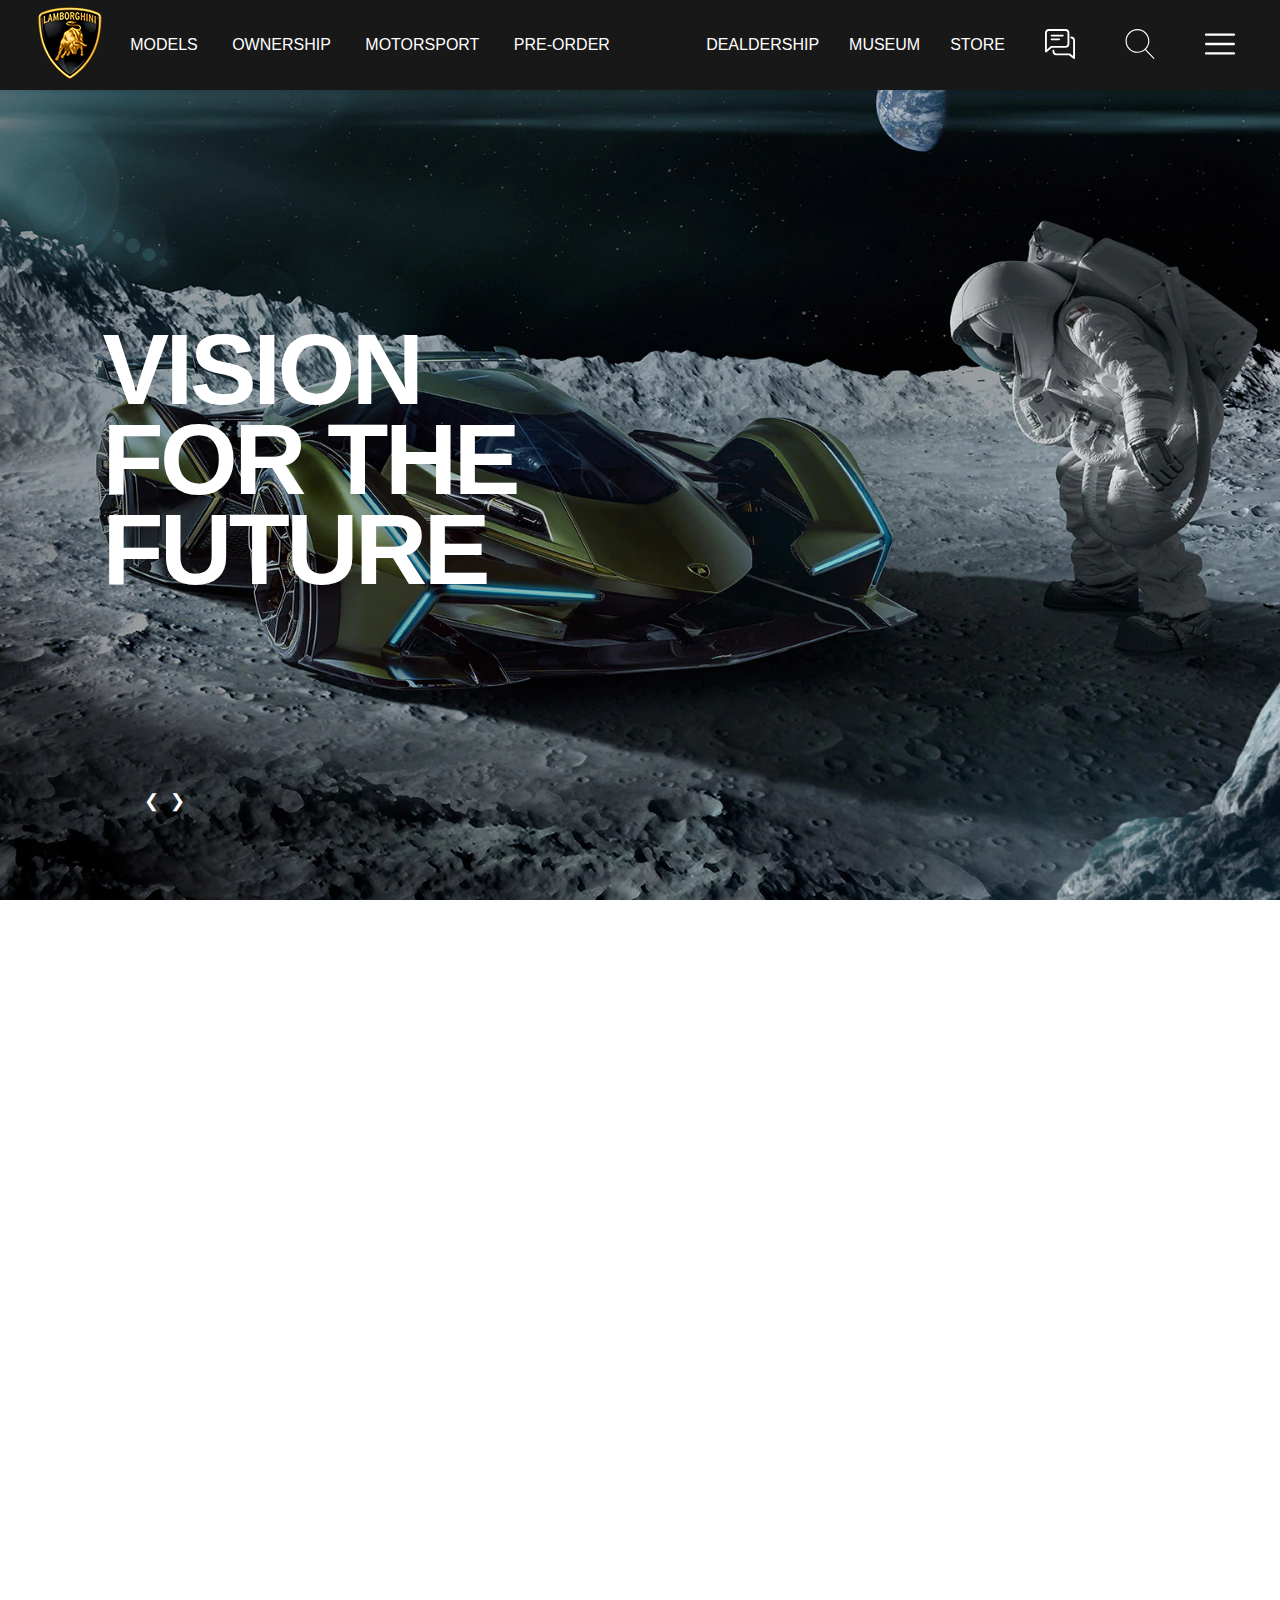
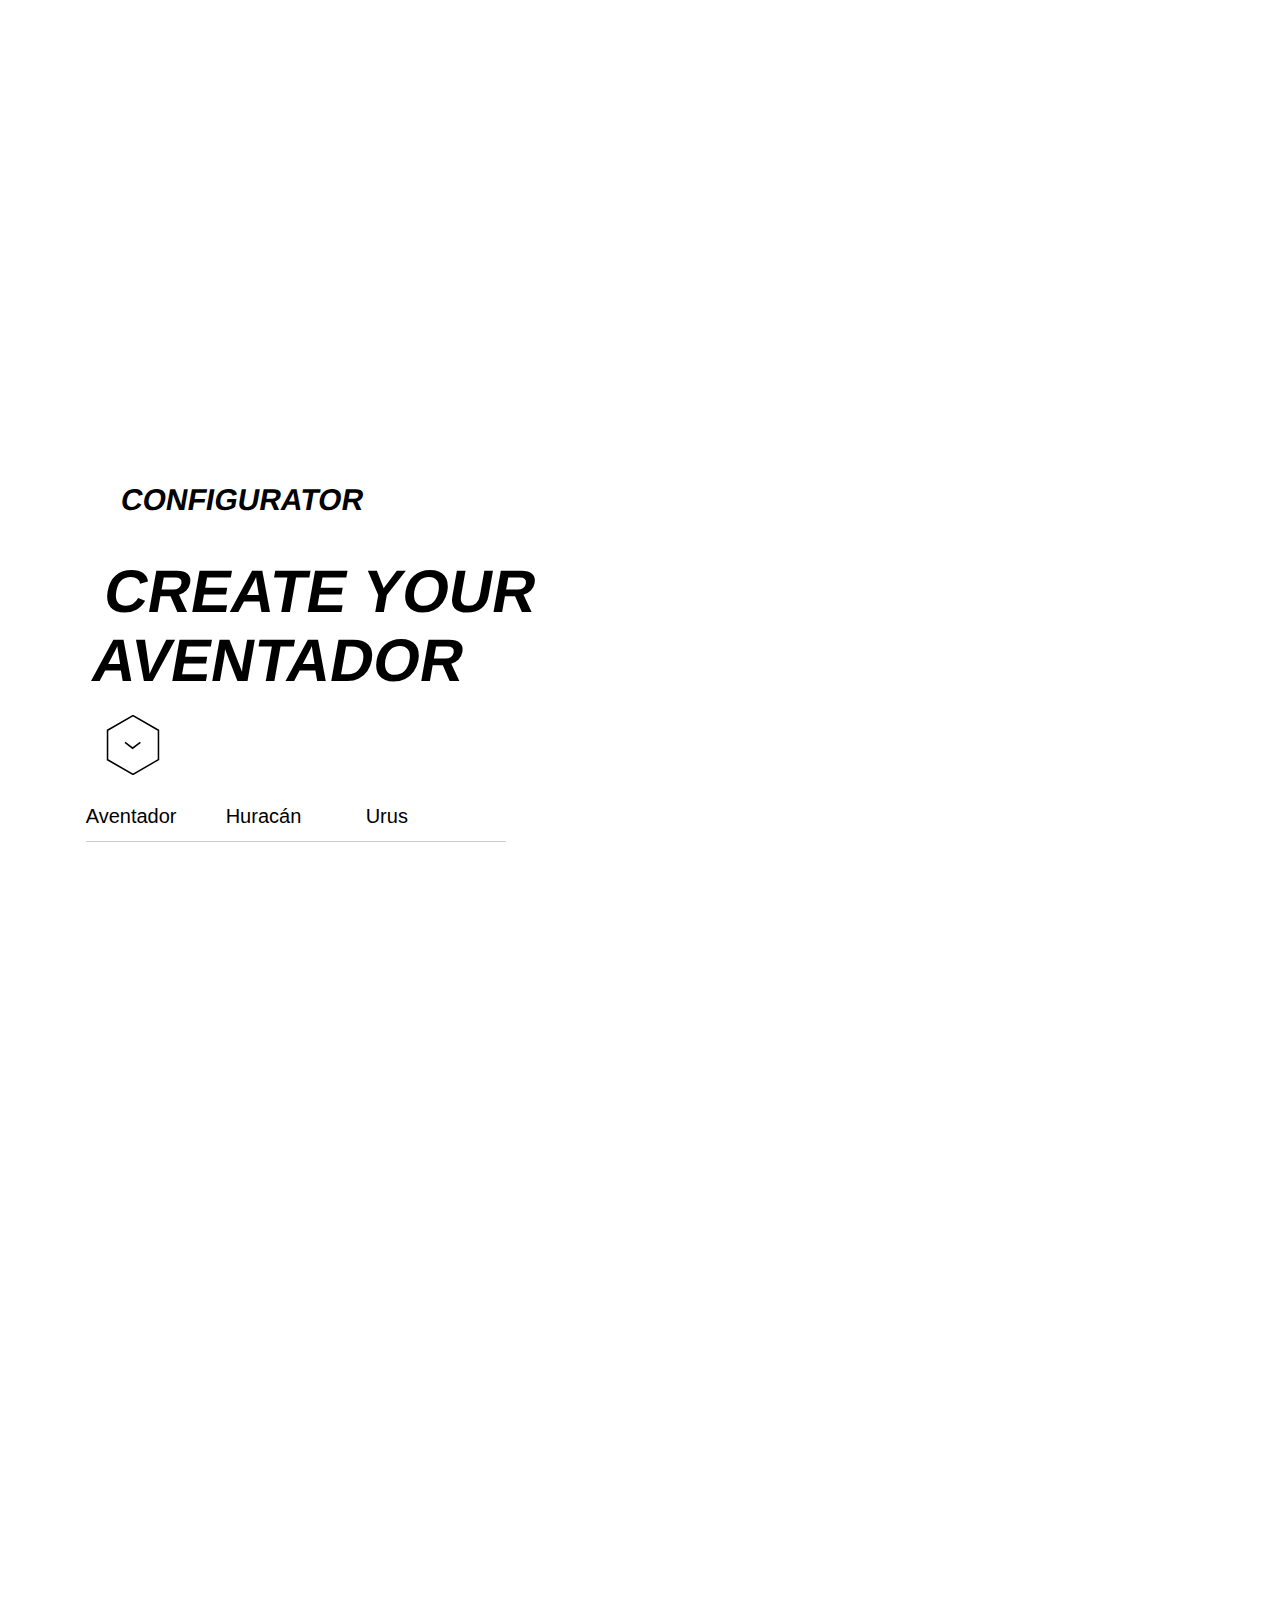
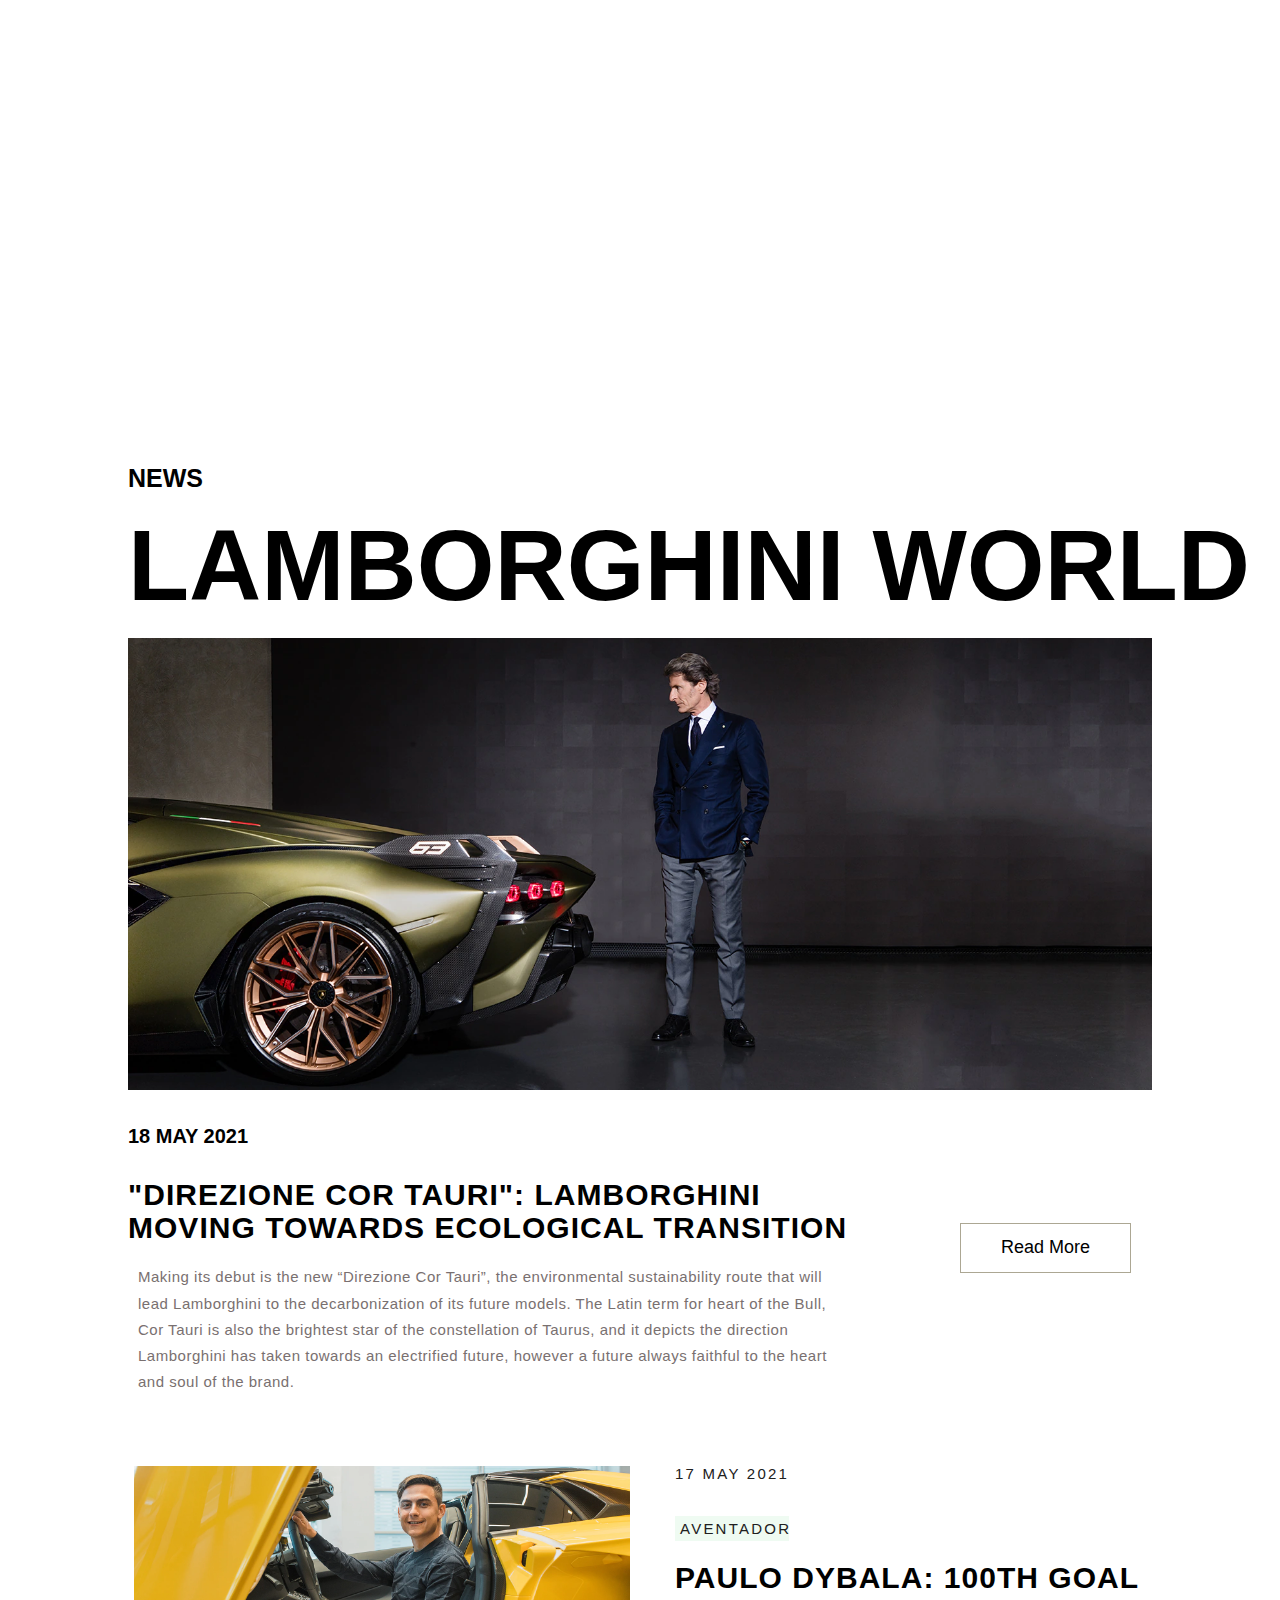
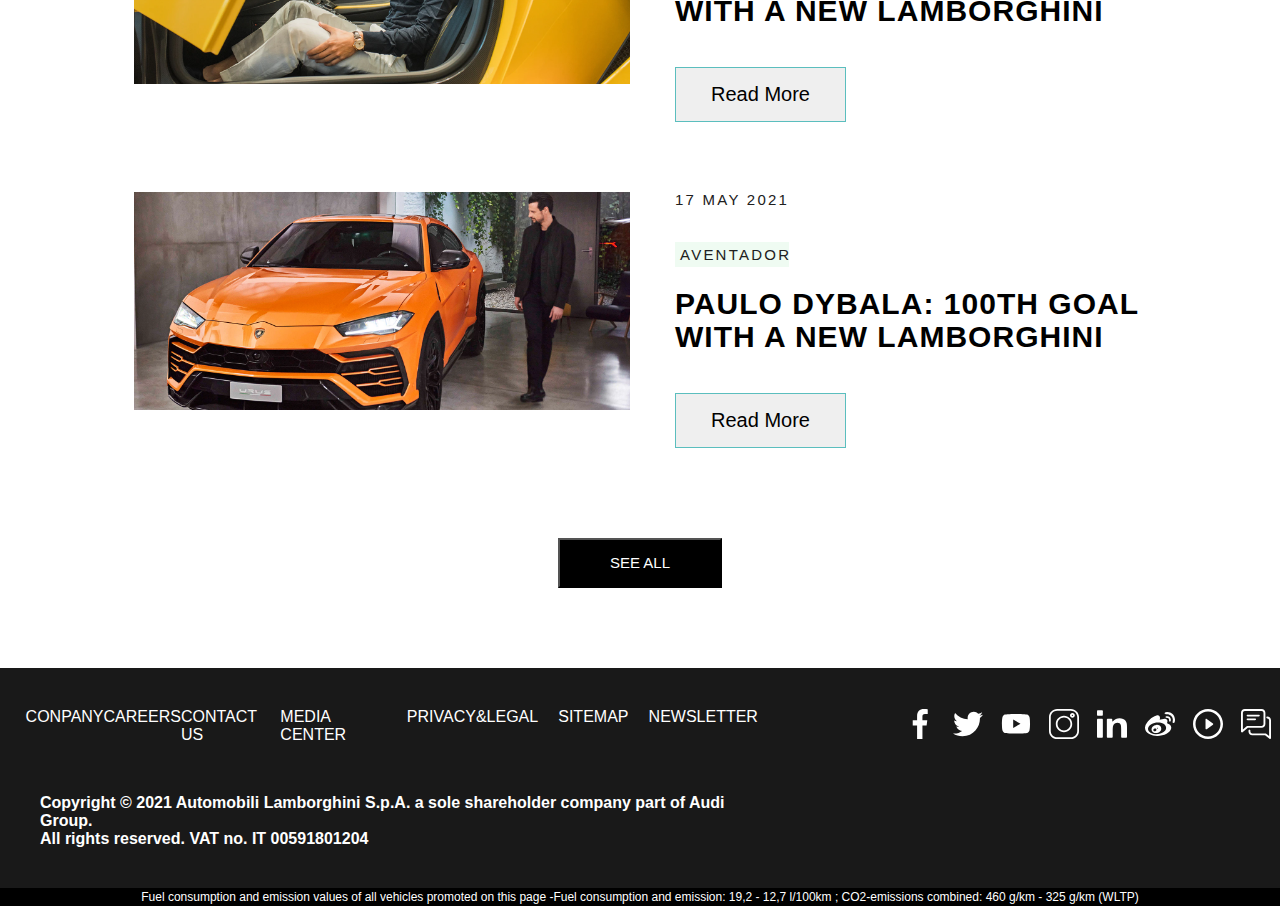
<file: index.html>
<!DOCTYPE html>
<html lang="en">
  <head>
    <meta charset="UTF-8" />
    <meta http-equiv="X-UA-Compatible" content="IE=edge" />
    <meta name="viewport" content="width=device-width, initial-scale=1.0" />
    <title>Document</title>
    <link rel="stylesheet" href="index.css" />
  </head>
  <body>
    <div class="background">
      <div class="slideshow">
        <div class="slides slide-1">
          <div class="text-background">
            <h3>AUTOMOBILI LAMBORGHINI</h3>
            <h1>VISION FOR THE FUTURE</h1>
          </div>
        </div>
        <div class="slides slide-2">
          <div class="text-background">
            <h3>AUTOMOBILI LAMBORGHINI</h3>
            <h1>VISION FOR THE FUTURE</h1>
          </div>
        </div>
        <div class="slides slide-3">
          <div class="text-background">
            <h3>AUTOMOBILI LAMBORGHINI</h3>
            <h1>VISION FOR THE FUTURE</h1>
          </div>
        </div>
        <a class="before" onclick="hienThiSlideTruocDo()">&#10094;</a>
        <a class="after" onclick="hienThiSlideKeTiep()">&#10095;</a>
      </div>
      <!-- <img src="img/huracan_sto_04.jpg" alt="" /> -->

      <div class="navbar">
        <div class="navbar-left">
          <a href="index.html" class="navbar-logo">
            <img src="img/logo.png" alt="" />
          </a>

          <div class="navbar-menu">
            <div class="navbar-menu-item">
              <a href="model.html">MODELS</a>
              <div class="navbar-sub-menu1">
                <a href="">AVENTADOR</a>
                <a href="">HURACAN</a>
                <a href="">URUS</a>
                <a href="">LIMITED SERIES</a>
                <a href="">CONCEPT</a>
              </div>
            </div>
            <div class="navbar-menu-item">
              <a href="owner.html">OWNERSHIP</a>
              <div class="navbar-sub-menu2">
                <a href="">LAMBORGHINI UNICA</a>
                <a href="">CONECTIVITY</a>
                <a href="">AD PERSONAM</a>
                <a href="">FINANCIAL SERVICES</a>
                <a href="">ACCESSORI ORIGINALI</a>
                <a href="">SPARE PARTS</a>
                <a href="">ASSISTANCE AND MAINTENANCE</a>
                <a href="">CLASSICS</a>
                <a href="">CLUB</a>
              </div>
            </div>
            <div class="navbar-menu-item">
              <a href="motosport.html">MOTORSPORT</a>
              <div class="navbar-sub-menu3">
                <a href="">SUPER TROFEO</a>
                <a href="">GT3</a>
                <a href="">MOTORSPORT MODELS</a>
                <a href="">DRIVERS</a>
                <a href="">MOTORSPORT NEWS</a>
                <a href="">EXPERIANCE</a>
                <a href="">ESPORTS</a>
              </div>
            </div>
            <div class="navbar-menu-item">
              <a href="pre-owner.html">PRE-ORDER</a>
            </div>
          </div>
        </div>
        <div class="navbar-right">
          <a href="">DEALDERSHIP</a>
          <a href="">MUSEUM</a>
          <a href="">STORE</a>
          <button><img src="img/chat.svg" alt="" /></button>
          <button>
            <img src="img/search.svg" alt="" />
          </button>

          <button class="button-menu">
            <img src="img/img-owner/menu.svg" alt="" />
            <div class="show-menu">
              <div class="show-menu1">
                <div class="menu-column1">
                  <a href="">DESIGN</a>
                  <a href="">INNOVATION & EXCELLENT </a>
                </div>
                <div class="menu-column2">
                  <a href="">DRIVING PROGRAMS</a>
                  <a href="">LOUNGE</a>
                </div>
                <div class="menu-column3">
                  <a href="">HISTORY</a>
                  <a href="">MASTERPIECES</a>
                  <a href="">PEOPLE</a>
                  <a href="">NEWS</a>
                </div>
              </div>
              <div class="show-menu2">
                <div class="menu2-column1">
                  <h6>LANGUAGE</h6>
                  <div class="menu2-column1-text">
                    <h4 href="">ITALIAN</h4>
                    <h4 href="">ENDLISH</h4>
                    <h4 href="">CHINESE</h4>

                    <h4 href="">JAPAN</h4>
                    <h4 href="">GERMAN</h4>
                    <h4 href="">SPANISH</h4>

                    <h4 href="">FRENCH</h4>
                    <h4 href="">RUSSIA</h4>
                  </div>
                </div>
                <div class="menu2-column2">
                  <h6>SOCIAL MEDIA</h6>
                  <div class="menu2-column2-text">
                    <img src="img/facebook.svg" alt="" />
                    <img src="img/twitter.svg" alt="" />
                    <img src="img/youtube.svg" alt="" />
                    <img src="img/instagram (1).svg" alt="" />
                    <img src="img/linked-in-logo-of-two-letters.svg" alt="" />
                    <img src="img/sina-weibo.svg" alt="" />
                    <img src="img/play-button.svg" alt="" />
                    <img src="img/chat (1).svg" alt="" />
                  </div>
                </div>
                <div class="menu2-column3">
                  <h6>SETTING</h6>
                  <div class="menu2-column3-text">
                    <h5>TEXT SIZE</h5>
                    <h5>TRANSITION</h5>
                  </div>
                </div>
              </div>
            </div>
           
        
          <div class="menu-responsive">
                <div class="model-responsive">
                  <a href="model.html">MODELS </a>
                    <a href="">&#10095</a>
                 </div> 
                 <div class="model-responsive">
                  <a href="owner.html">OWNERSHIP </a>
                    <a href="">&#10095</a>
                 </div> 
                 <div class="model-responsive">
                  <a href="motosport.html">MOTORSPORT </a>
                    <a href="">&#10095</a>
                 </div> 
                 <div class="model-responsive">
                  <a href="pre-owner.html">PRE-OWNED </a>
                    <a href="">&#10095</a>
                 </div>                          
          </div>
          </button>
        </div>
      </div>
    </div>

    <div class="slide-container">
      <div class="text-slide-container">
        <h2>MODELS</h2>
        <h1>HURACÁN</h1>
        <h3>BASED ON A TRUE STORY</h3>
      </div>
    </div>
    <!--  -->
    <div class="slide-container2">
      <div class="slide-container2-text">
        <div class="slide-container2-top">
          <h5>CONFIGURATOR</h5>
          <h2>CREATE YOUR AVENTADOR</h2>
        </div>
        <div class="slide-container2-mid">
          <button><img src="img/exagon2.svg" alt="" /></button>
        </div>
        <div class="slide-container2-bottom">
          <a class="button-1" href="">Aventador</a>
          <a class="button-2" href="">Huracán</a>
          <a class="button-3" href="">Urus</a>
        </div>
      </div>
    </div>
    <div class="slide-container3">
      <div class="text-slide-container3">
        <h5>DEALER LOCATOR</h5>
        <h2>FIND YOUR COUNTRY DEALER</h2>
        <img src="img/exagon.svg" alt="" />
      </div>
    </div>
    <div class="infomation">
      <div class="infomation1">
        <h6>NEWS</h6>
        <h2>LAMBORGHINI WORLD</h2>
        <img src="img/winkelman_stream_cover.png" alt="" />
      </div>
      <div class="infomation2">
        <div class="infomation2-left">
          <h5>18 MAY 2021</h5>
          <a href=""
            >"DIREZIONE COR TAURI": LAMBORGHINI MOVING TOWARDS ECOLOGICAL
            TRANSITION</a
          >
          <p>
            Making its debut is the new “Direzione Cor Tauri”, the environmental
            sustainability route that will lead Lamborghini to the
            decarbonization of its future models. The Latin term for heart of
            the Bull, Cor Tauri is also the brightest star of the constellation
            of Taurus, and it depicts the direction Lamborghini has taken
            towards an electrified future, however a future always faithful to
            the heart and soul of the brand.
          </p>
        </div>
        <div class="infomation2-right">
          <button>Read More</button>
        </div>
      </div>
      <div class="infomation3">
        <div class="infomation3-left">
          <img src="img/dybala_cover.png" alt="" />
        </div>
        <div class="infomation3-right">
          <h6>17 MAY 2021</h6>
          <button class="button-aventador">AVENTADOR</button>
          <a href="">PAULO DYBALA: 100TH GOAL WITH A NEW LAMBORGHINI</a>
          <button class="button-readmore">Read More</button>
        </div>
      </div>
      <div class="infomation3">
        <div class="infomation3-left">
          <img src="img/carbon_fiber_cover.png" alt="" />
        </div>
        <div class="infomation3-right">
          <h6>17 MAY 2021</h6>
          <button class="button-aventador">AVENTADOR</button>
          <a href="">PAULO DYBALA: 100TH GOAL WITH A NEW LAMBORGHINI</a>
          <button class="button-readmore">Read More</button>
        </div>
      </div>
    </div>
    <div class="button-seeall">
      <button>SEE ALL</button>
    </div>
    <div class="container-end">
      <div class="container">
        <div class="container-left">
          <div class="container-left-4">
            <a href="">CONPANY</a>
            <a href="">CAREERS</a>
            <a href="">CONTACT US</a>
            <a href="">MEDIA CENTER</a>
          </div>
          <div class="container-left-3">
            <a href="">PRIVACY&LEGAL</a>
            <a href="">SITEMAP</a>
            <a href="">NEWSLETTER</a>
          </div>
        </div>
        <div class="container-right">
          <button><img src="img/facebook.svg" alt="" /></button>
          <button><img src="img/twitter.svg" alt="" /></button>
          <button><img src="img/youtube.svg" alt="" /></button>
          <button><img src="img/instagram (1).svg" alt="" /></button>
          <button>
            <img src="img/linked-in-logo-of-two-letters.svg" alt="" />
          </button>
          <button><img src="img/sina-weibo.svg" alt="" /></button>
          <button><img src="img/play-button.svg" alt="" /></button>
          <button><img src="img/chat (1).svg" alt="" /></button>
        </div>
      </div>
      <div class="text-container">
        <h4>
          Copyright © 2021 Automobili Lamborghini S.p.A. a sole shareholder
          company part of Audi Group.
        </h4>
        <h4>All rights reserved. VAT no. IT 00591801204</h4>
      </div>
      <div class="text-container-end">
        <p>
          Fuel consumption and emission values of all vehicles promoted on this
          page -Fuel consumption and emission: 19,2 - 12,7 l/100km ;
          CO2-emissions combined: 460 g/km - 325 g/km (WLTP)
        </p>
      </div>
    </div>
  </body>
  <script type="text/javascript" src="slideshow.js"></script>
</html>
</file>
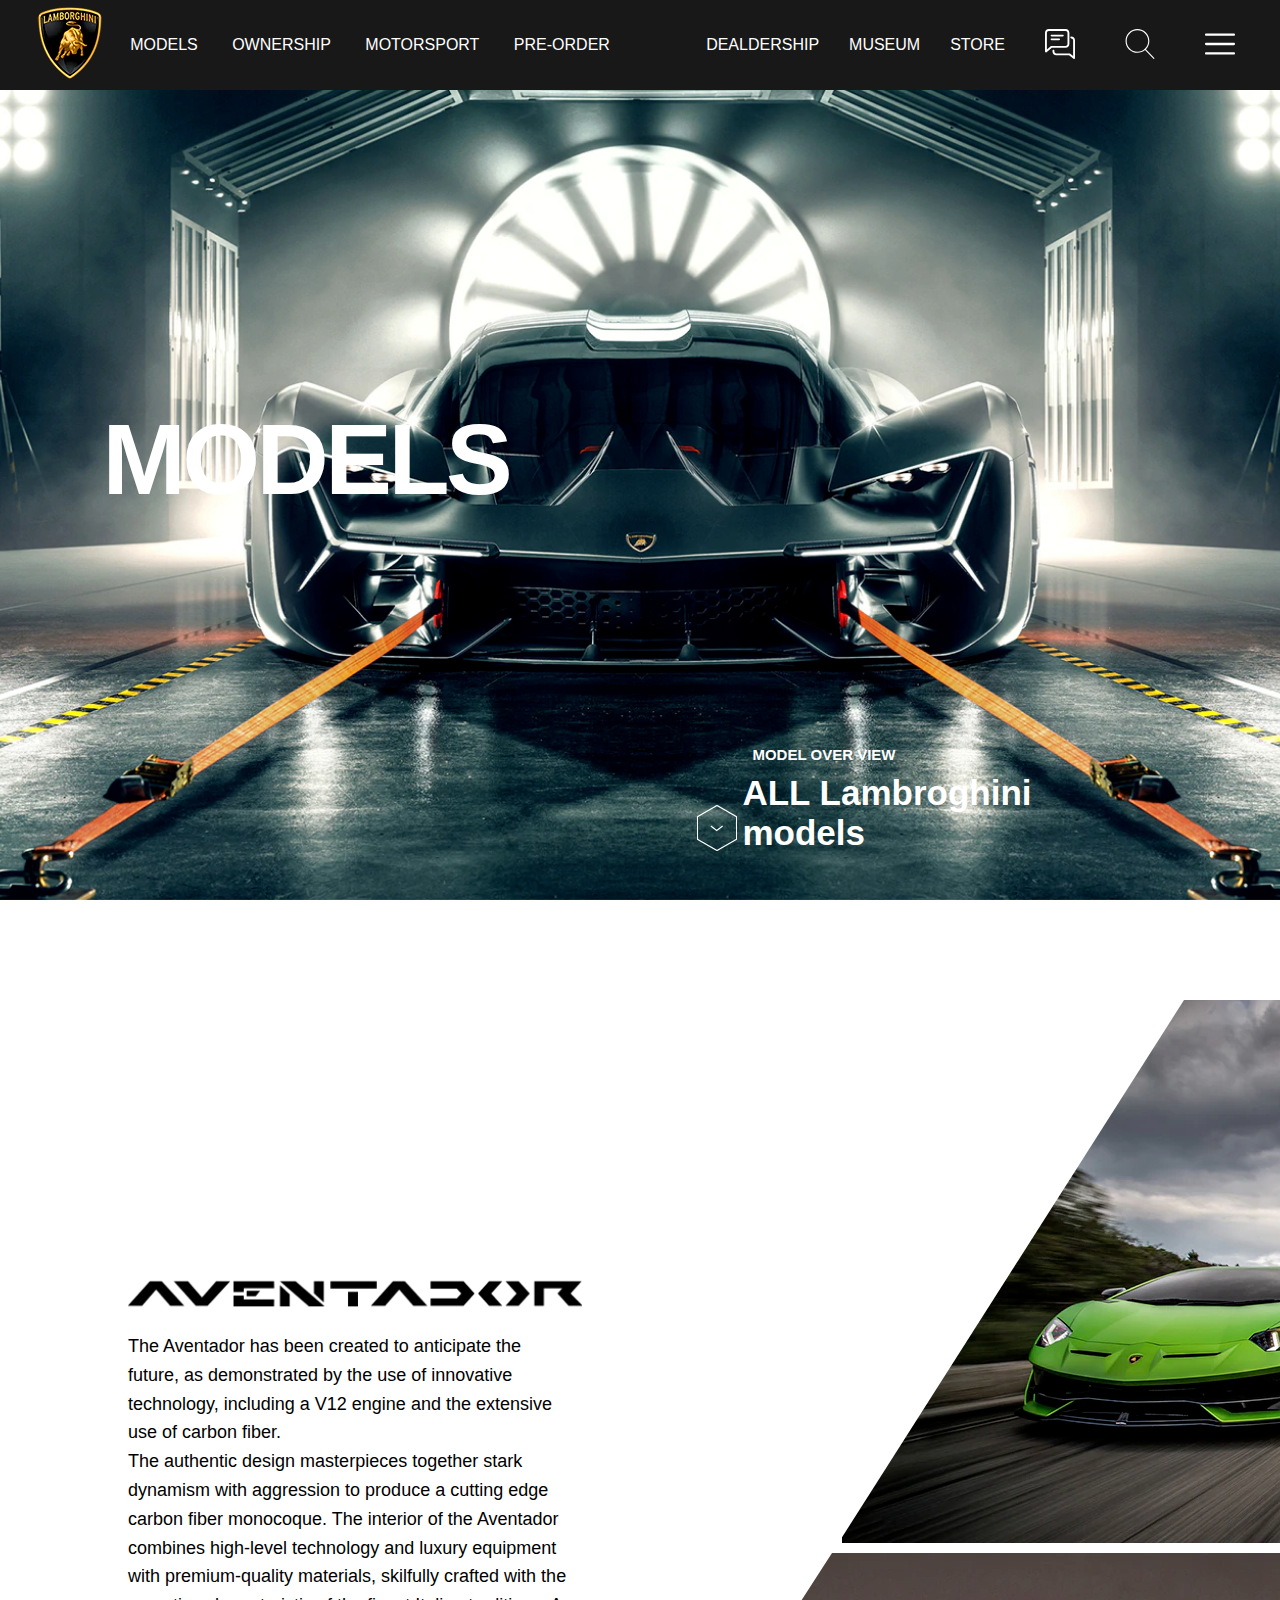
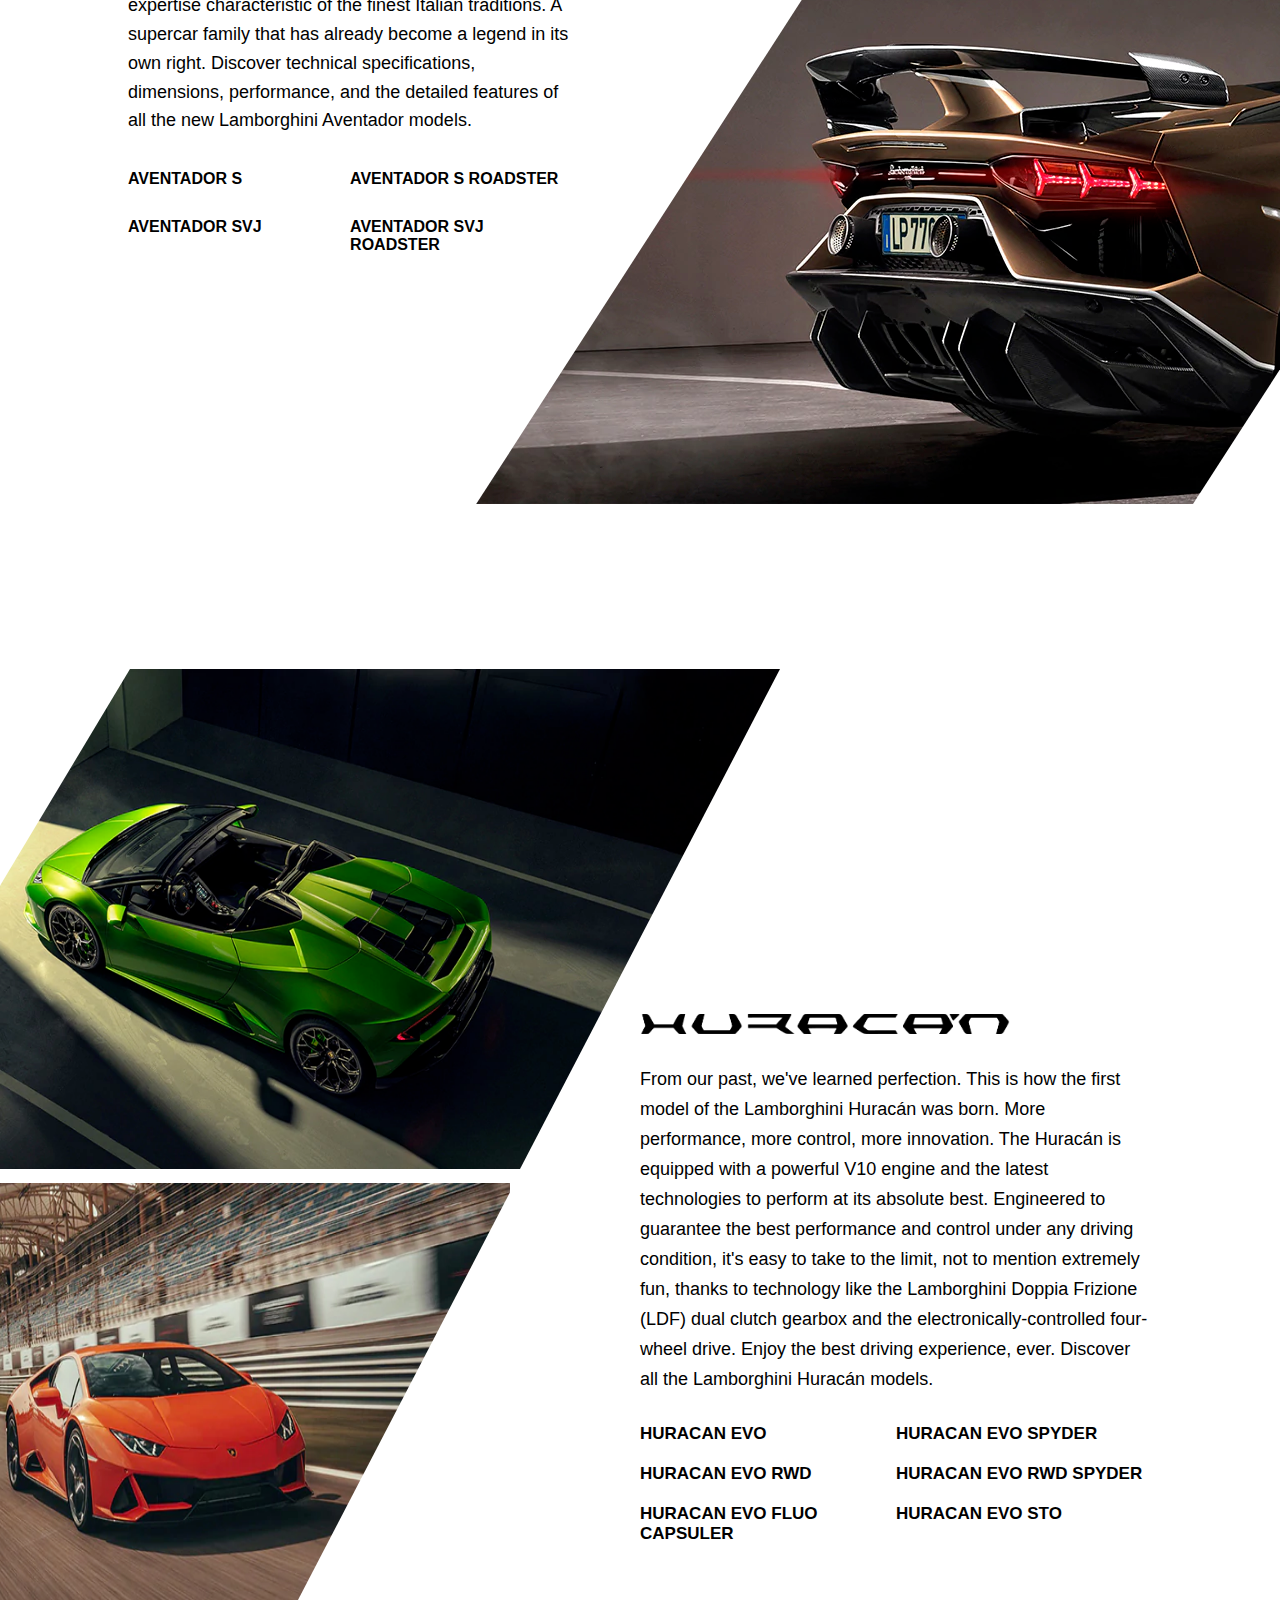
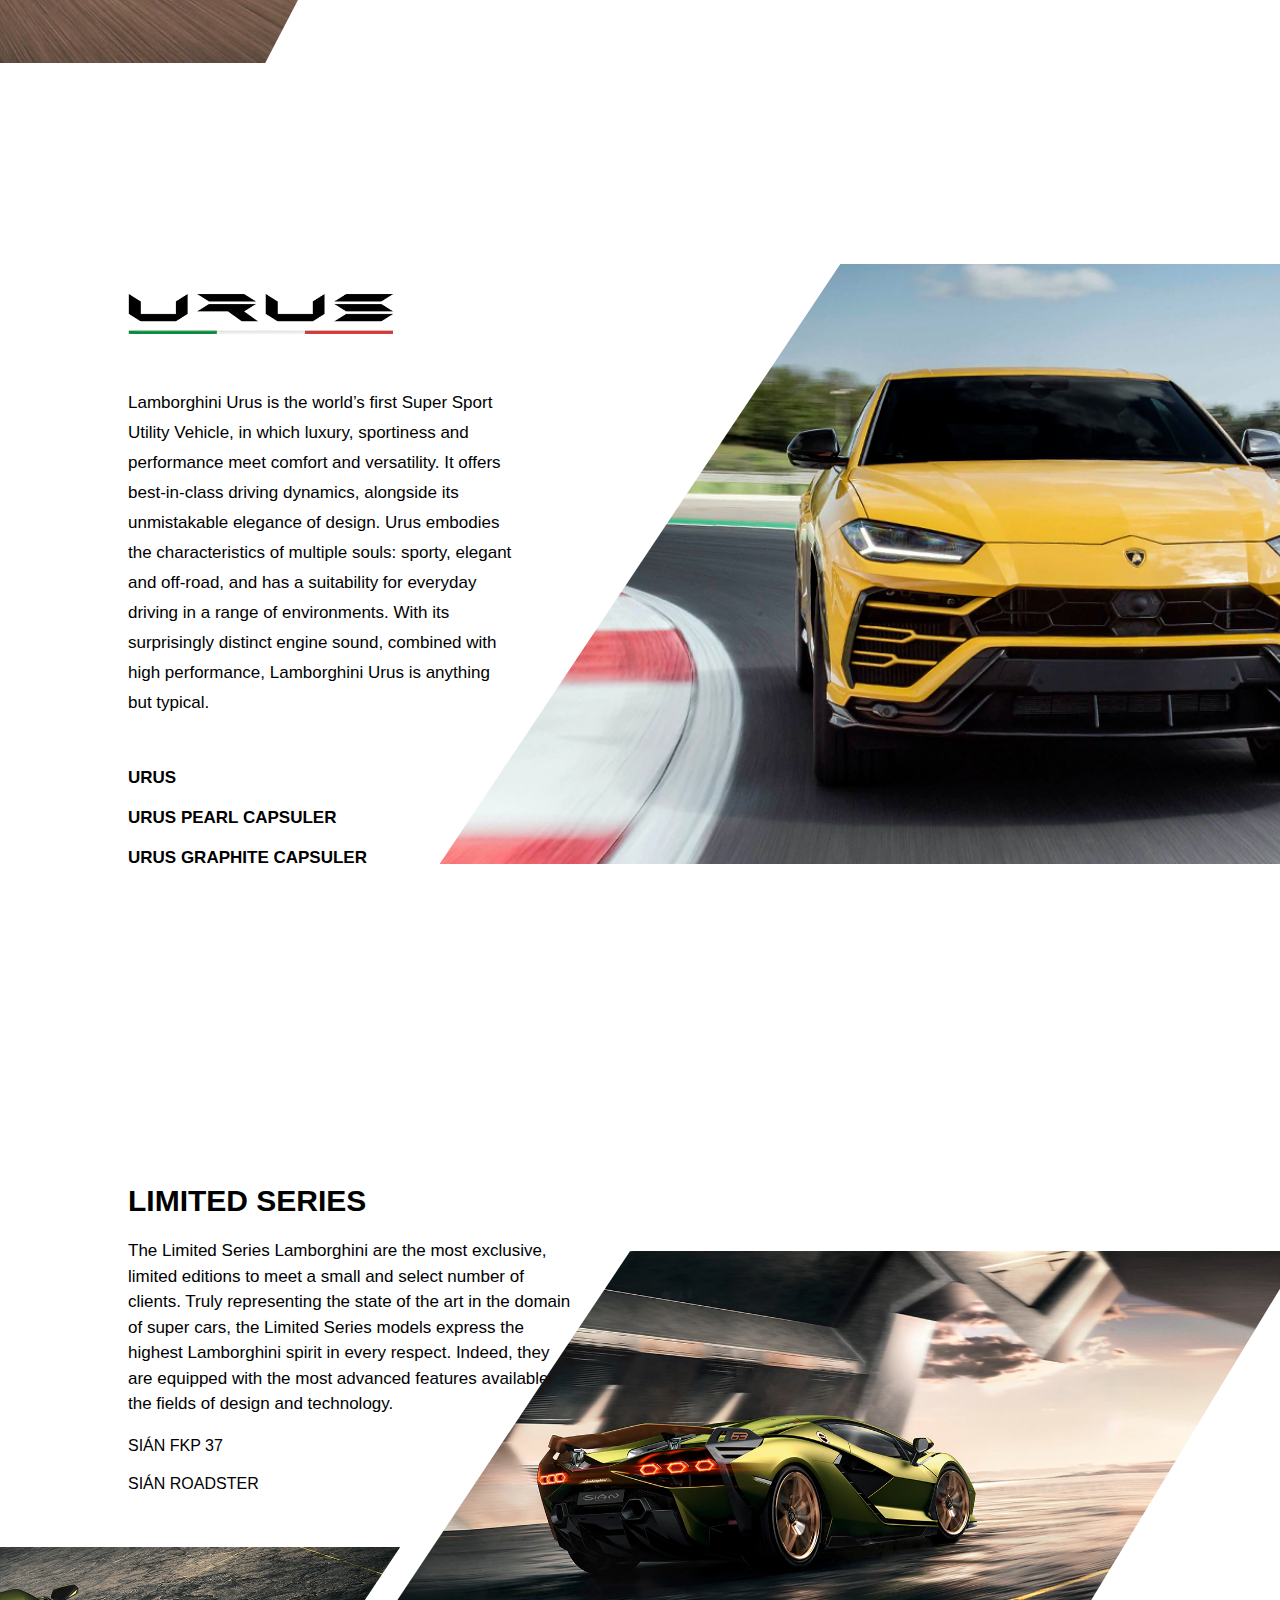
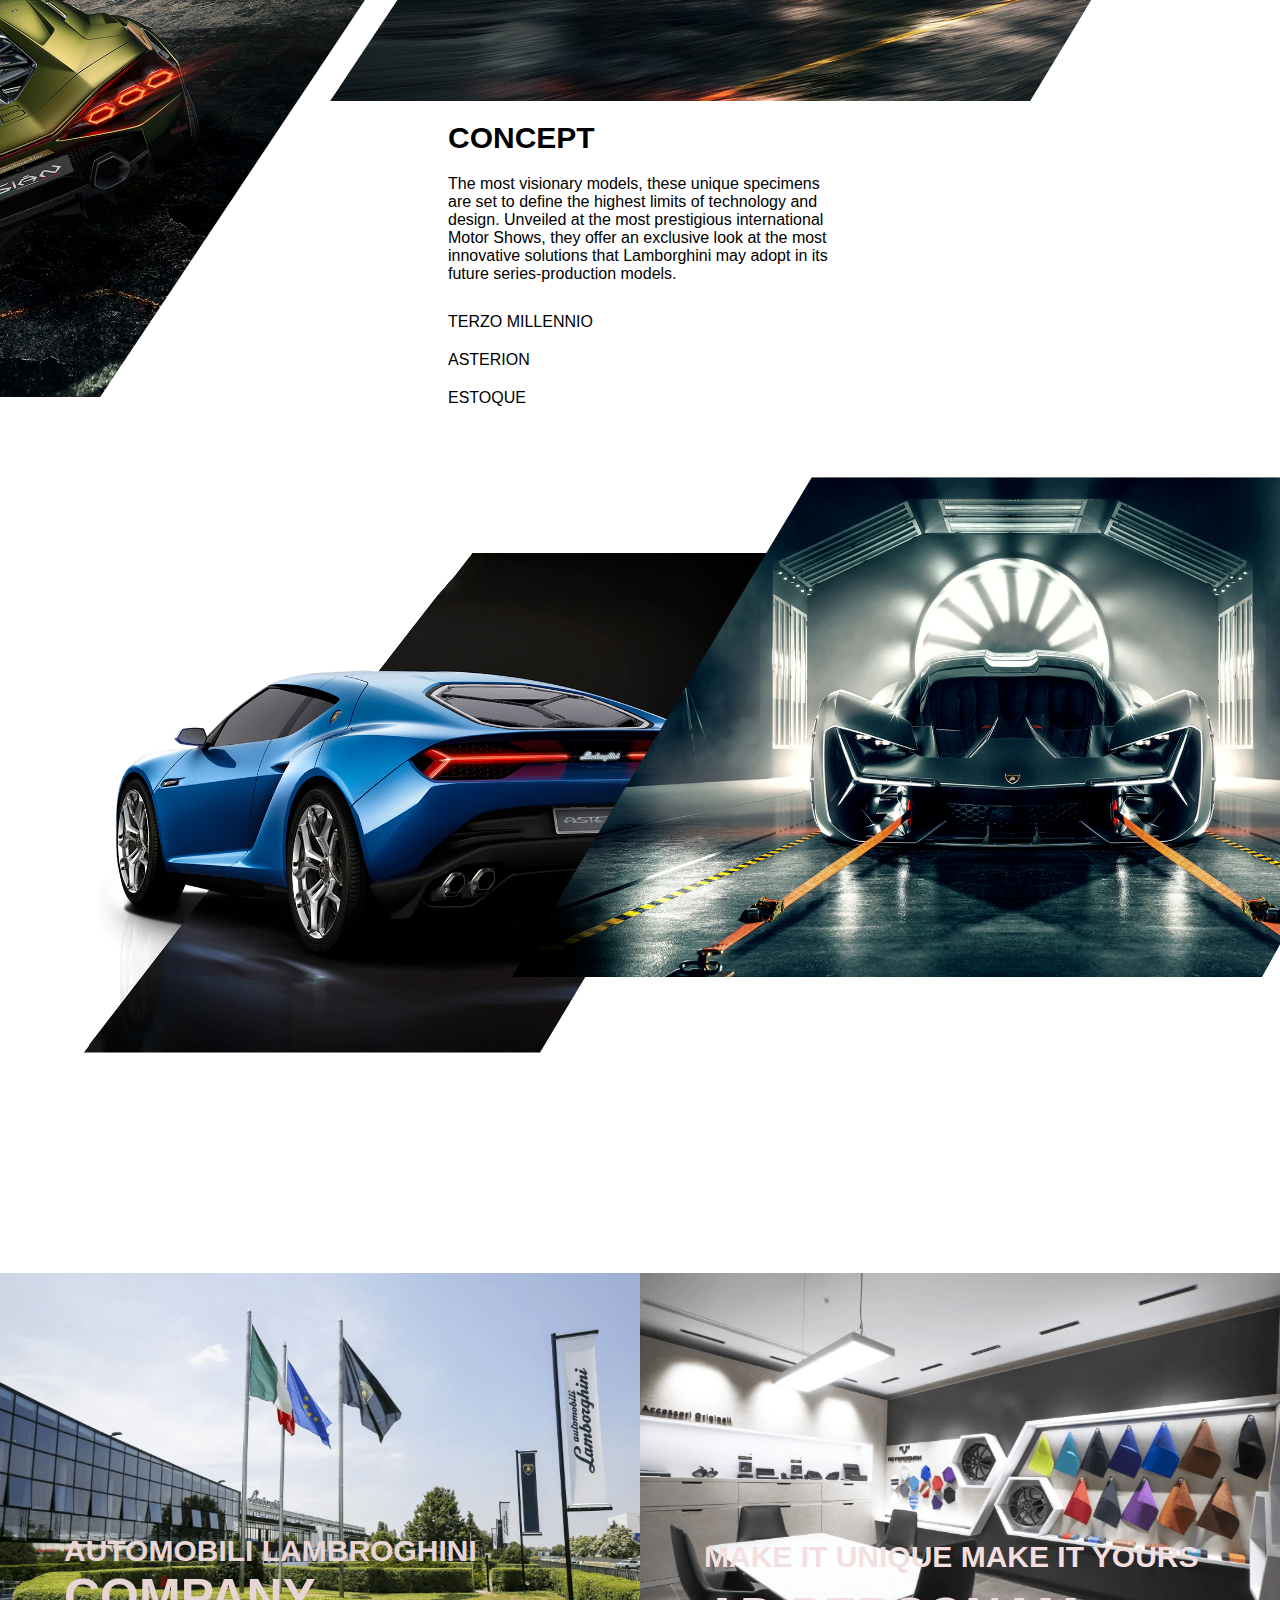
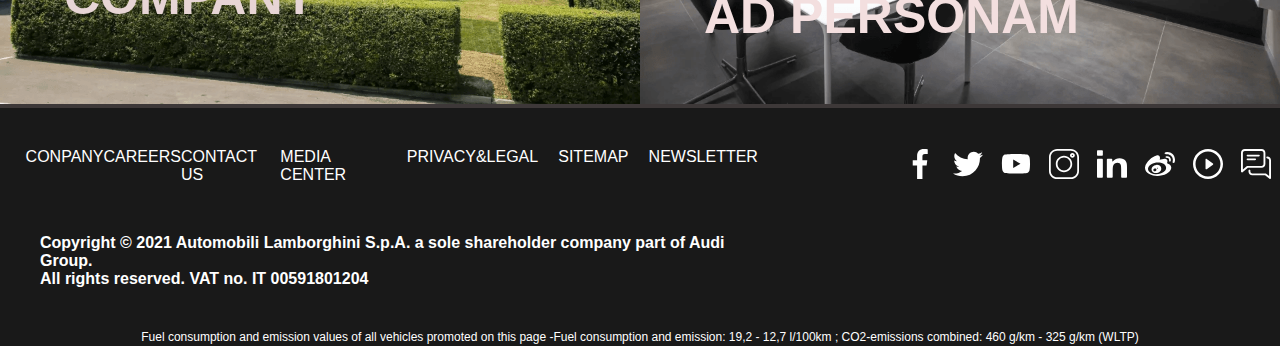
<file: model.html>
<!DOCTYPE html>
<html lang="en">
  <head>
    <meta charset="UTF-8" />
    <meta http-equiv="X-UA-Compatible" content="IE=edge" />
    <meta name="viewport" content="width=device-width, initial-scale=1.0" />
    <title>Document</title>
    <link rel="stylesheet" href="model.css" />
  </head>
  <body>
    <div class="background">
      <div class="text-background">
        <h3 class="text1">LAMBORGHINI</h3>
        <h1>MODELS</h1>
      </div>
      <div class="text-background2">
        <div class="text-background2-1">
          <button><img src="img/exagon.svg" alt="" /></button>
        </div>
        <div class="text-background2-2">
          <h6>MODEL OVER VIEW</h6>
          <h2>ALL Lambroghini models</h2>
        </div>
      </div>
      <div class="navbar">
        <div class="navbar-left">
          <a href="index.html "class="navbar-logo">
            <img src="img/logo.png" alt="" /></a>

          <div class="navbar-menu">
            <div class="navbar-menu-item">
              <a href="model.html">MODELS</a>
              <div class="navbar-sub-menu1">
                <a href="">AVENTADOR</a>
                <a href="">HURACAN</a>
                <a href="">URUS</a>
                <a href="">LIMITED SERIES</a>
                <a href="">CONCEPT</a>
              </div>
            </div>
            <div class="navbar-menu-item">
              <a href="owner.html">OWNERSHIP</a>
              <div class="navbar-sub-menu2">
                <a href="">LAMBORGHINI UNICA</a>
                <a href="">CONECTIVITY</a>
                <a href="">AD PERSONAM</a>
                <a href="">FINANCIAL SERVICES</a>
                <a href="">ACCESSORI ORIGINALI</a>
                <a href="">SPARE PARTS</a>
                <a href="">ASSISTANCE AND MAINTENANCE</a>
                <a href="">CLASSICS</a>
                <a href="">CLUB</a>
              </div>
            </div>
            <div class="navbar-menu-item">
              <a href="motosport.html">MOTORSPORT</a>
              <div class="navbar-sub-menu3">
                <a href="">SUPER TROFEO</a>
                <a href="">GT3</a>
                <a href="">MOTORSPORT MODELS</a>
                <a href="">DRIVERS</a>
                <a href="">MOTORSPORT NEWS</a>
                <a href="">EXPERIANCE</a>
                <a href="">ESPORTS</a>
              </div>
            </div>
            <div class="navbar-menu-item">
              <a href="pre-owner.html">PRE-ORDER</a>
            </div>
          </div>
        </div>
        <div class="navbar-right">
          <a href="">DEALDERSHIP</a>
          <a href="">MUSEUM</a>
          <a href="">STORE</a>
          <button><img src="img/chat.svg" alt="" /></button>
          <button>
            <img src="img/search.svg" alt="" />
          </button>
          <button class="button-menu">
            <img src="img/img-owner/menu.svg" alt="" />
            <div class="show-menu">
              <div class="show-menu1">
                <div class="menu-column1">
                  <a href="">DESIGN</a>
                  <a href="">INNOVATION & EXCELLENT </a>
                </div>
                <div class="menu-column2">
                  <a href="">DRIVING PROGRAMS</a>
                  <a href="">LOUNGE</a>
                </div>
                <div class="menu-column3">
                  <a href="">HISTORY</a>
                  <a href="">MASTERPIECES</a>
                  <a href="">PEOPLE</a>
                  <a href="">NEWS</a>
                </div>
              </div>
              <div class="show-menu2">
                <div class="menu2-column1">
                  <h6>LANGUAGE</h6>
                  <div class="menu2-column1-text">
                    <h4 href="">ITALIAN</h4>
                    <h4 href="">ENDLISH</h4>
                    <h4 href="">CHINESE</h4>

                    <h4 href="">JAPAN</h4>
                    <h4 href="">GERMAN</h4>
                    <h4 href="">SPANISH</h4>

                    <h4 href="">FRENCH</h4>
                    <h4 href="">RUSSIA</h4>
                  </div>
                </div>
                <div class="menu2-column2">
                  <h6>SOCIAL MEDIA</h6>
                  <div class="menu2-column2-text">
                    <img src="img/facebook.svg" alt="" />
                    <img src="img/twitter.svg" alt="" />
                    <img src="img/youtube.svg" alt="" />
                    <img src="img/instagram (1).svg" alt="" />
                    <img src="img/linked-in-logo-of-two-letters.svg" alt="" />
                    <img src="img/sina-weibo.svg" alt="" />
                    <img src="img/play-button.svg" alt="" />
                    <img src="img/chat (1).svg" alt="" />
                  </div>
                </div>
                <div class="menu2-column3">
                  <h6>SETTING</h6>
                  <div class="menu2-column3-text">
                    <h5>TEXT SIZE</h5>
                    <h5>TRANSITION</h5>
                  </div>
                </div>
              </div>
            </div>
            <div class="menu-responsive">
              <div class="model-responsive">
                <a href="model.html">MODELS </a>
                  <a href="">&#10095</a>
               </div> 
               <div class="model-responsive">
                <a href="owner.html">OWNERSHIP </a>
                  <a href="">&#10095</a>
               </div> 
               <div class="model-responsive">
                <a href="motosport.html">MOTORSPORT </a>
                  <a href="">&#10095</a>
               </div> 
               <div class="model-responsive">
                <a href="pre-owner.html">PRE-OWNED </a>
                  <a href="">&#10095</a>
               </div> 
                       
        </div>
          </button>
        </div>
      </div>
    </div>
    <div class="text-contain">
      <div class="text-container1">
        <img src="img/aventador.png" alt="" />

        <p>
          The Aventador has been created to anticipate the future, as
          demonstrated by the use of innovative technology, including a V12
          engine and the extensive use of carbon fiber.
        </p>
        <p>
          The authentic design masterpieces together stark dynamism with
          aggression to produce a cutting edge carbon fiber monocoque. The
          interior of the Aventador combines high-level technology and luxury
          equipment with premium-quality materials, skilfully crafted with the
          expertise characteristic of the finest Italian traditions. A supercar
          family that has already become a legend in its own right. Discover
          technical specifications, dimensions, performance, and the detailed
          features of all the new Lamborghini Aventador models.
        </p>
        <div class="aventador-button">
          <a href="">Aventador</a>
         </div>
        <div class="text-container3">
         
          <div class="column1">
            <a class=column1-a1 href="">AVENTADOR S</a>
              <a class=column1-a2 href="">AVENTADOR SVJ</a>
          </div>
          <div class="column2">
            <a class=column2-a1 href=""> AVENTADOR S ROADSTER</a>
            <a  class=column2-a2 href="">AVENTADOR SVJ ROADSTER </a>
          </div>
        </div>
      </div>
    </div>
    <div class="text-container2">
      <div class="image1">
        <img src="img/7.png" alt="" />
      </div>
      <div class="image2">
        <img src="img/8.png" alt="" />
      </div>
    </div>
    </div>
    <!--  -->
  <div class="text-huracan">
      <div class="text-huracan-left">
        <div class="text-huracan-left-1">
          <img src="img/5.png" alt="">
        </div>
        
        <div class="text-huracan-left-2">
          <img src="img/6.png" alt="">
        </div>
      </div>
      <div class="text-huracan-right">
        <img src="img/Huracán_logo.png" alt="">
        <p>From our past, we've learned perfection. 
          This is how the first model of the Lamborghini Huracán was born. More performance, more control, more innovation.
           The Huracán is equipped with a powerful V10 engine and the latest technologies to perform at its absolute best.
            Engineered to guarantee the best performance and control under any driving condition, it's easy to take to the limit,
             not to mention extremely fun, thanks to technology like the Lamborghini Doppia Frizione (LDF) dual clutch gearbox and 
             the electronically-controlled four-wheel drive.
           Enjoy the best driving experience, ever. Discover all the Lamborghini Huracán models.</p>
           <div class="huracan-button">
             <a href="">HURACAN</a>
           </div>
           <div class="text-huracan-right-button">
             <div class="button-column1">
               <a href="">HURACAN EVO</a>
               <a href="">HURACAN EVO RWD</a>
               <a href="">HURACAN EVO FLUO CAPSULER</a>
             </div>
             <div class="button-column2">
              <a href="">HURACAN EVO SPYDER</a>
              <a href="">HURACAN EVO RWD SPYDER</a>
              <a href="">HURACAN EVO STO</a>
            </div>
           </div>
      </div>
  </div>
  <div class="text-urus">
    <div class="text-urus-left">
      <img src="img/Urus.png" alt="">
      <p>Lamborghini Urus is the world’s first Super Sport Utility Vehicle, in which luxury, sportiness and performance meet comfort and versatility. It offers best-in-class driving dynamics, alongside its unmistakable elegance of design. Urus embodies the characteristics of multiple souls: sporty, elegant and off-road, and has a suitability for everyday driving in a range of environments. With its surprisingly distinct engine sound, combined with high performance, Lamborghini Urus is anything but typical.</p>
         <div class="text-huracan-right-button">
           <div class="button-urus-column">
             <a href="">URUS</a>
             <a href="">URUS PEARL CAPSULER</a>
             <a href="">URUS GRAPHITE CAPSULER</a>      
           </div>
         </div>
    </div>
    <div class="text-urus-right">
      <img src="img/car-urus.png" alt="">
    </div>
  </div>
  <div class="text-limited-seri">
    <div class="text-limited">
      <h2>LIMITED SERIES</h2>
      <p>The Limited Series Lamborghini are the most exclusive, limited editions to meet a small and select number of clients. Truly representing the state of the art in the domain of super cars, the Limited Series models express the highest Lamborghini spirit in every respect. Indeed, they are equipped with the most advanced features available in the fields of design and technology.</p>
      <div class="text-limited-link">
        <a href="">SIÁN FKP 37</a>
        <a href="">SIÁN ROADSTER</a>
      </div>
      
    </div>
    <div></div>
    <div class="text-limited-image1">
      <img src="img/12.png" alt="">
    </div>
    <div class="text-limited-image2">
      <img src="img/few-off-1_2.jpg" alt="">
    </div>
  </div>
 <div class="text-limited-image34">
  <div class="text-limited-center">
    <h2>CONCEPT</h2>
      <p>The most visionary models, these unique specimens are set to define the highest limits of technology and design. Unveiled at the most prestigious international Motor Shows, they offer an exclusive look at the most innovative solutions that Lamborghini may adopt in its future series-production models.</p>
      <div class="text-limited-center-link">
        <a href="">TERZO MILLENNIO</a>
        <a href="">ASTERION</a>
        <a href=""> ESTOQUE</a>
       </div>
  </div>
  <div>
    <div class="text-limited-image3">
      <img src="img/blue car.png" alt="">
    </div>
    <div class="text-limited-image4">
      <img src="img/1.png" alt="">
    </div>
  </div>
 </div>
 <div class="text-limited-end">
   <div class="image-left">
    <img src="img/image1.png" alt="">
     <div class="text-image1">
      <h5>AUTOMOBILI LAMBROGHINI</h5>
      <h2>COMPANY</h2>
     </div>
   
     
   </div>
   <div class="image-right">
     <img src="img/image2.png" alt="">
     <div class="text-image2">
      <h5>MAKE IT UNIQUE MAKE IT YOURS</h5>
      <h2>AD PERSONAM</h2>
     </div>
    
   </div>
 </div>
 <div class="container-end">
  <div class="container">
    <div class="container-left">
      <div class="container-left-4">
        <a href="">CONPANY</a>
        <a href="">CAREERS</a>
        <a href="">CONTACT US</a>
        <a href="">MEDIA CENTER</a>
      </div>
      <div class="container-left-3">
        <a href="">PRIVACY&LEGAL</a>
        <a href="">SITEMAP</a>
        <a href="">NEWSLETTER</a>
      </div>
    </div>
    <div class="container-right">
      <button><img src="img/facebook.svg" alt="" /></button>
      <button><img src="img/twitter.svg" alt="" /></button>
      <button><img src="img/youtube.svg" alt="" /></button>
      <button><img src="img/instagram (1).svg" alt="" /></button>
      <button><img src="img/linked-in-logo-of-two-letters.svg" alt="" /></button>
      <button><img src="img/sina-weibo.svg" alt="" /></button>
      <button><img src="img/play-button.svg" alt="" /></button> 
      <button><img src="img/chat (1).svg" alt="" /></button>
    </div>
  </div>
  <div class="text-container">
    <h4>
      Copyright © 2021 Automobili Lamborghini S.p.A. a sole shareholder
      company part of Audi Group.
    </h4>
    <h4>All rights reserved. VAT no. IT 00591801204</h4>
  </div>
  <div class="text-container-end">
    <p>
      Fuel consumption and emission values of all vehicles promoted on this
      page -Fuel consumption and emission: 19,2 - 12,7 l/100km ;
      CO2-emissions combined: 460 g/km - 325 g/km (WLTP)
    </p>
  </div>
</div>
  
  </body>
</html>
</file>
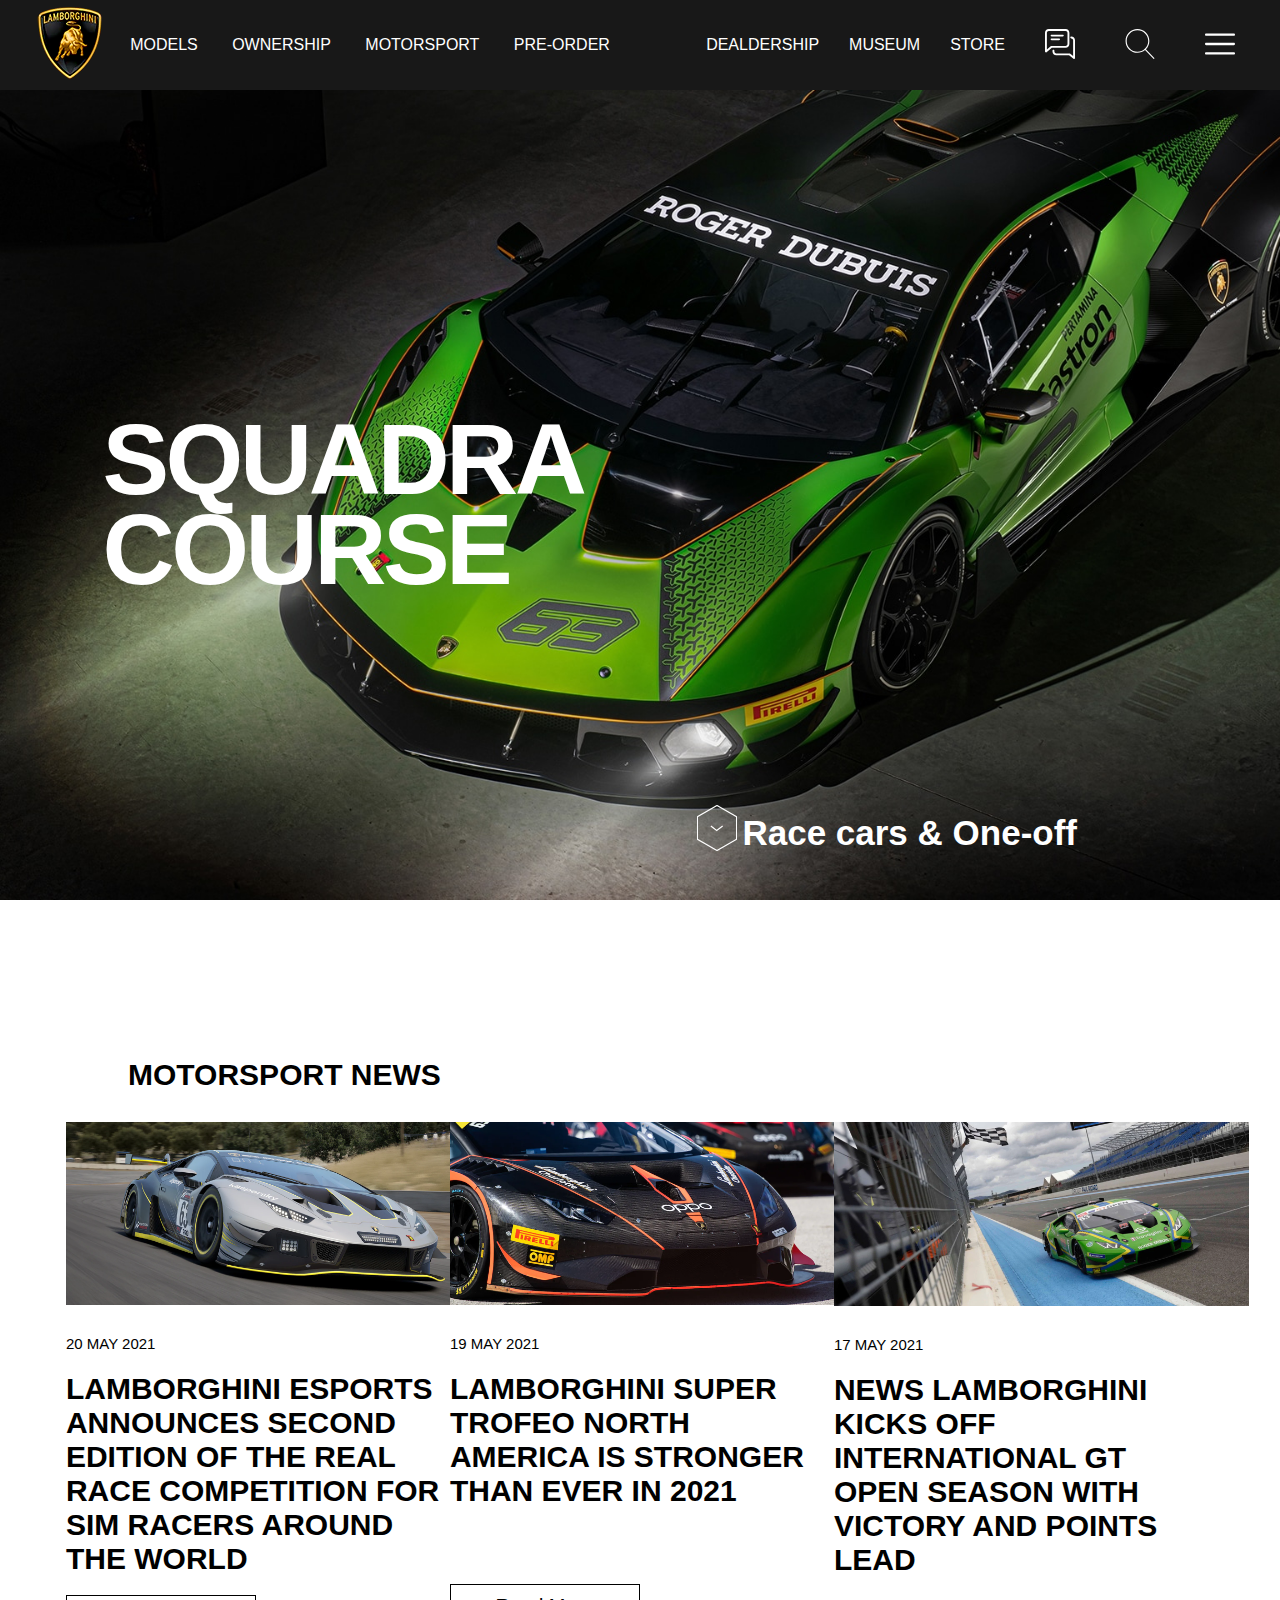
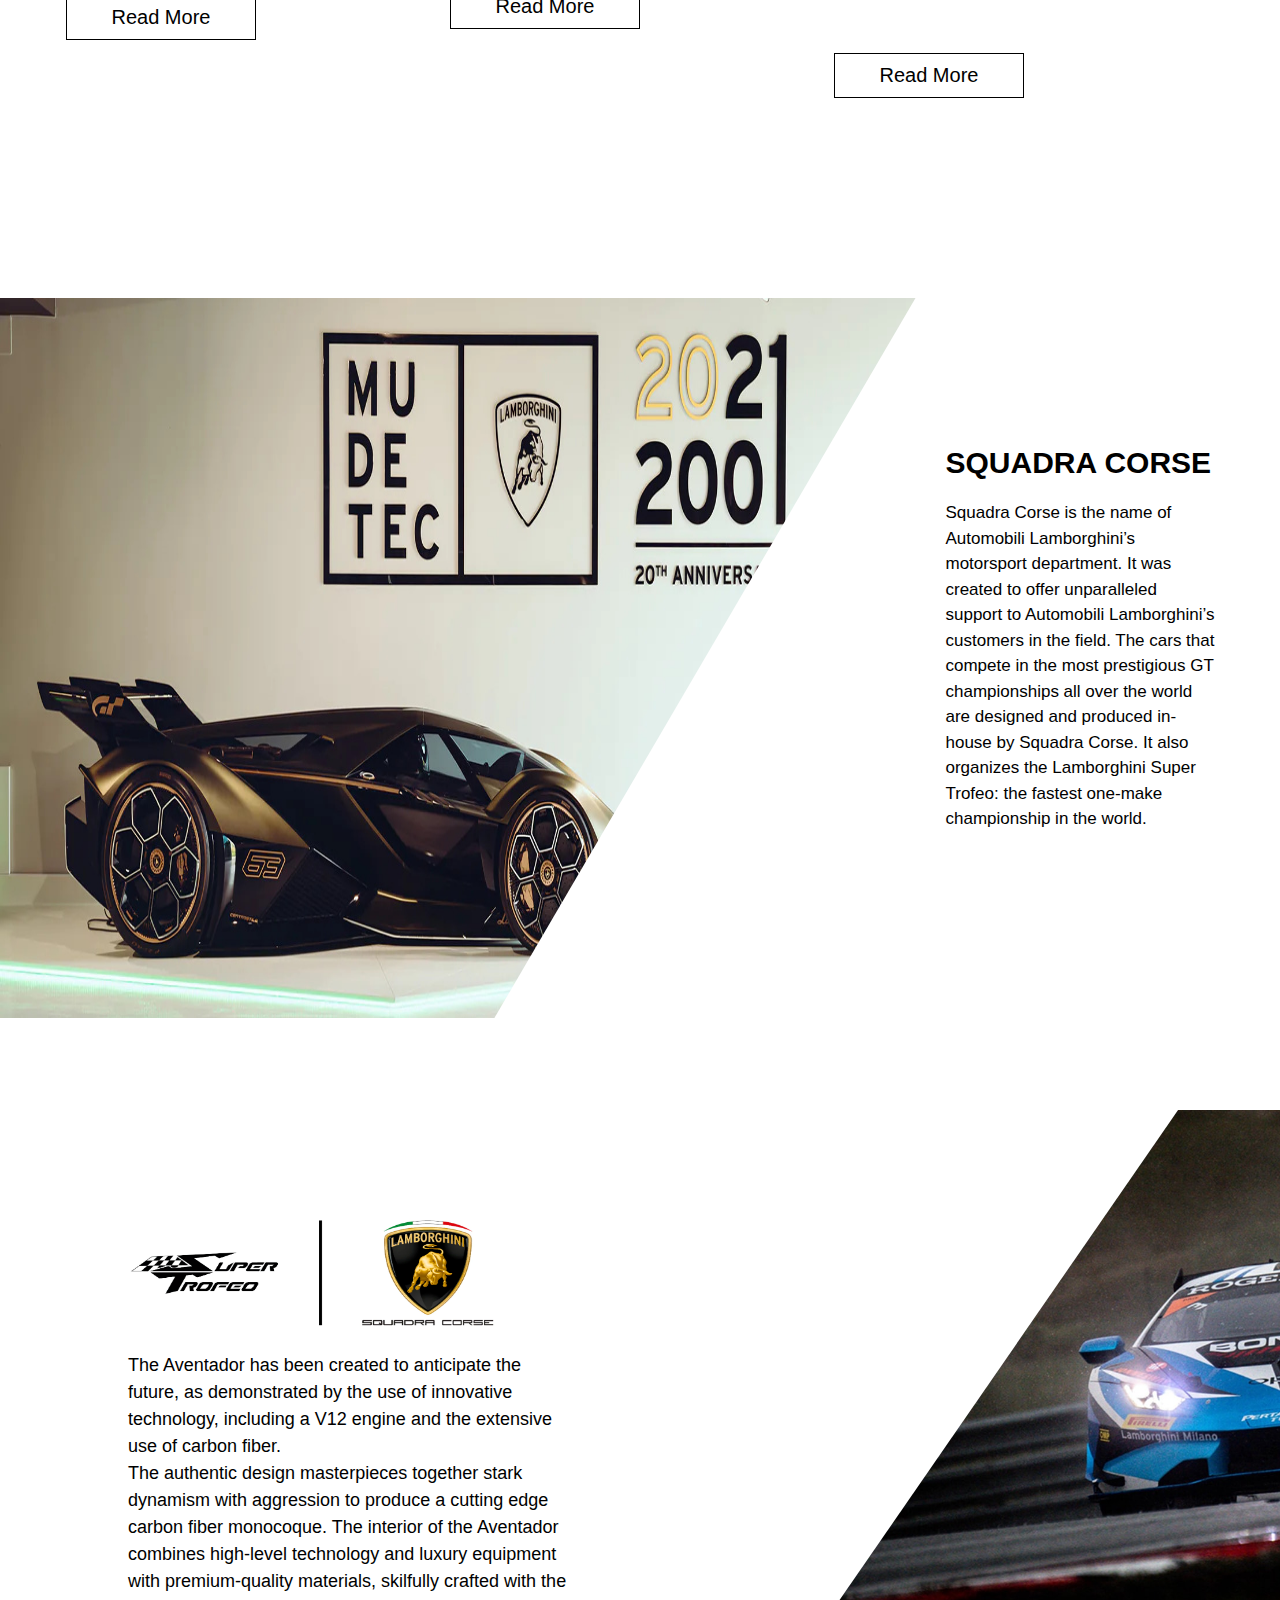
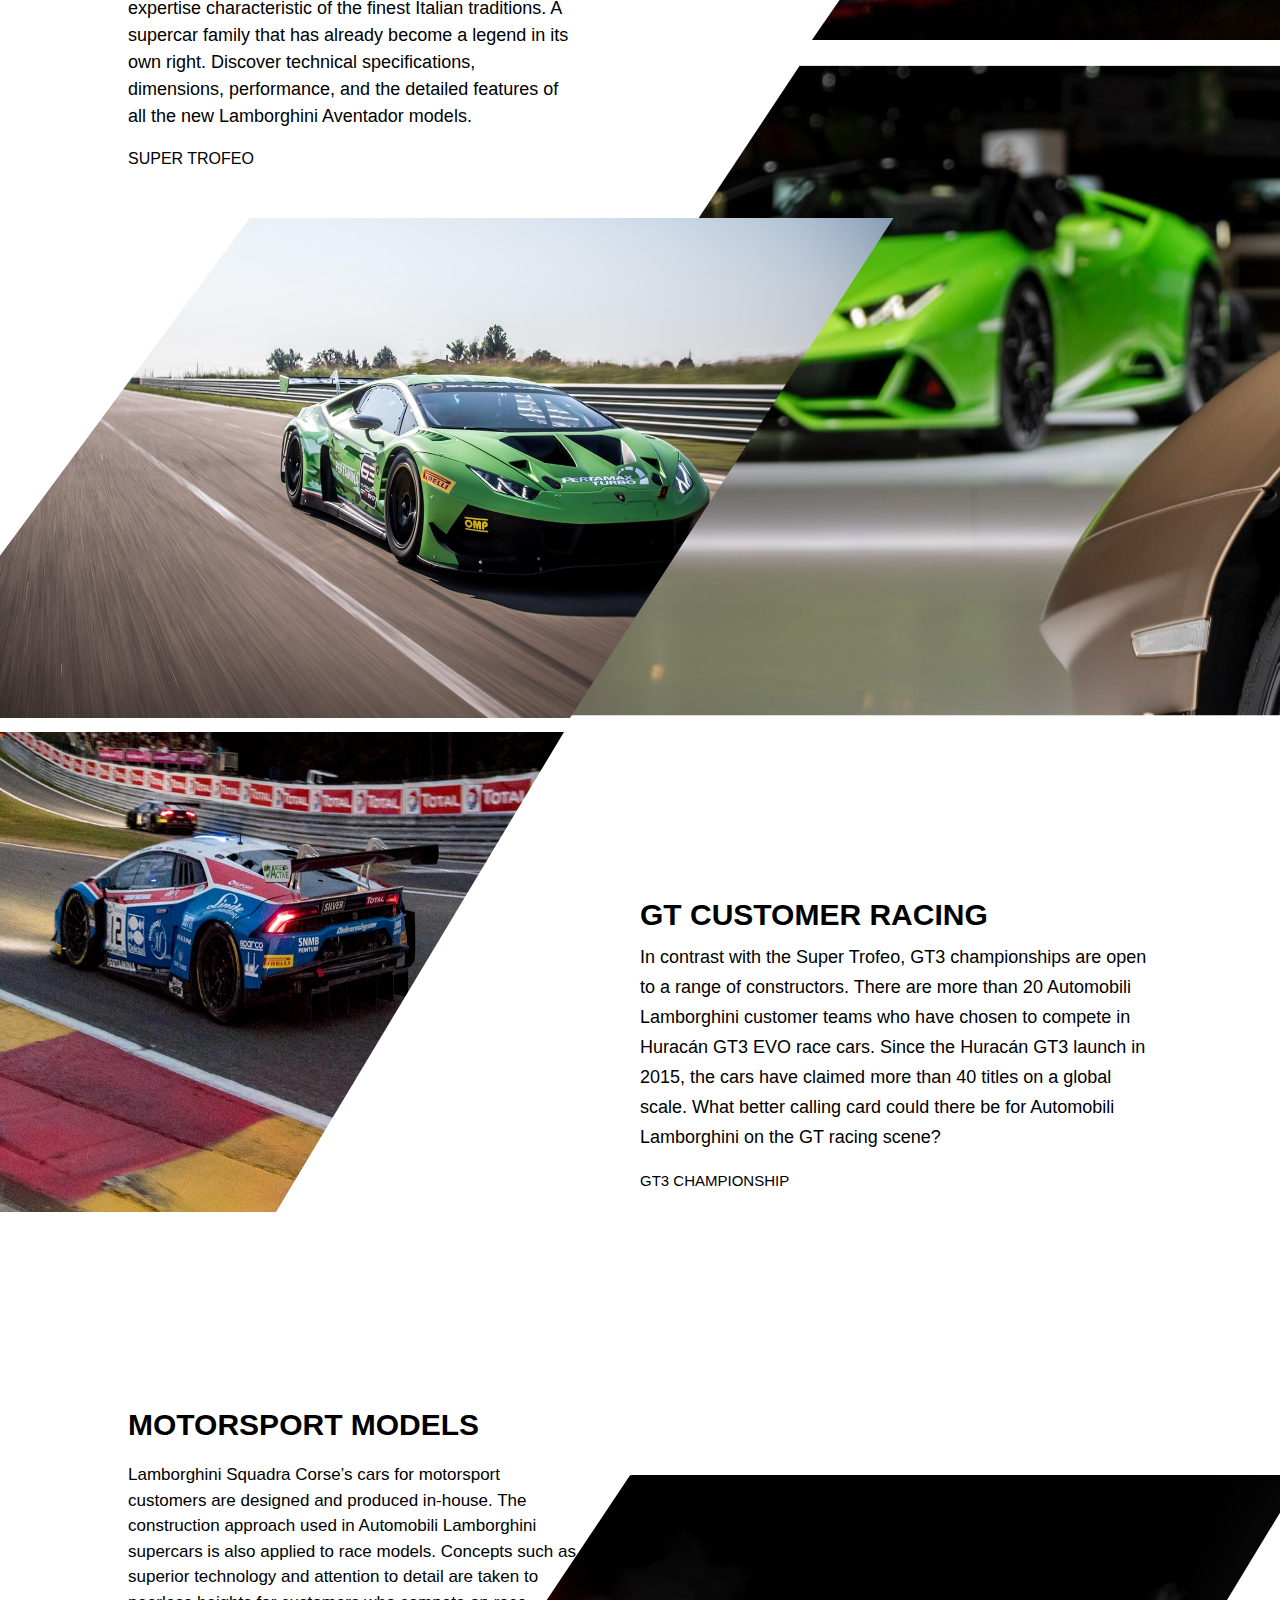
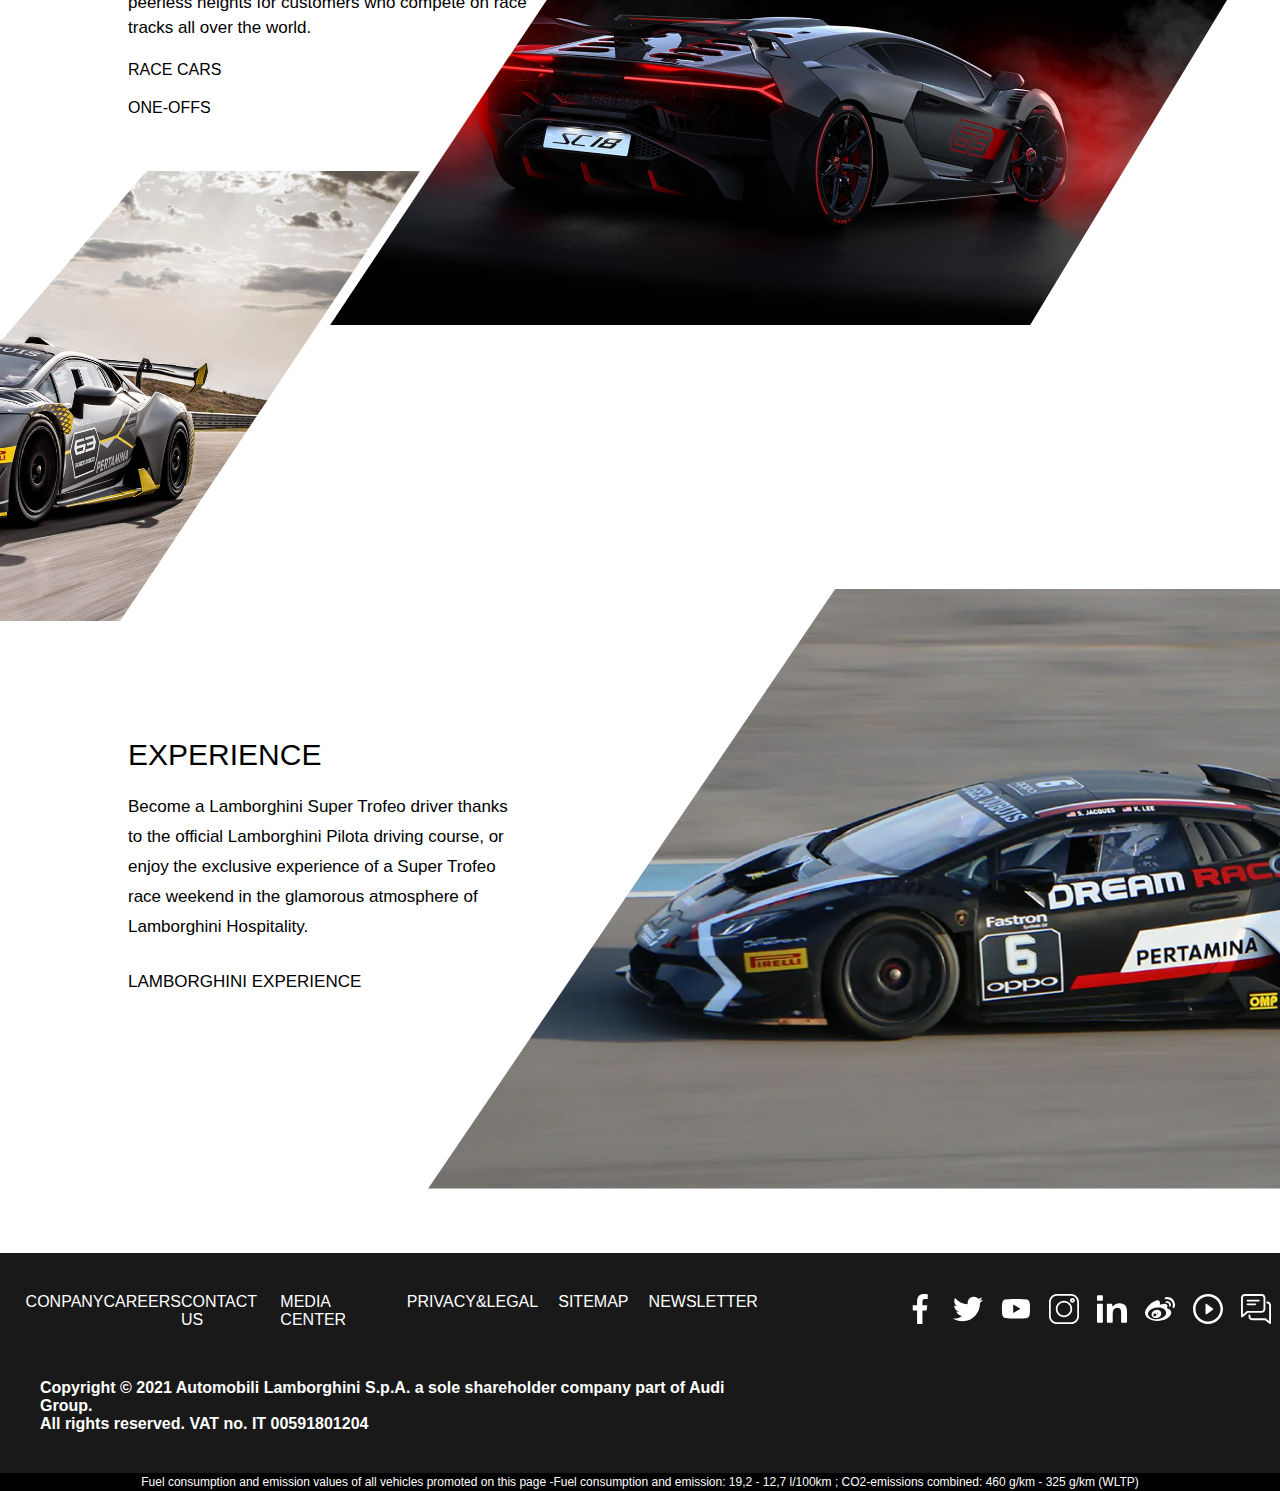
<file: motosport.html>
<!DOCTYPE html>
<html lang="en">
  <head>
    <meta charset="UTF-8" />
    <meta http-equiv="X-UA-Compatible" content="IE=edge" />
    <meta name="viewport" content="width=device-width, initial-scale=1.0" />
    <title>Document</title>
    <link rel="stylesheet" href="motosport.css" />
  </head>
  <body>
    <div class="navbar">
      <div class="navbar-left">
        <a href="index.html" class="navbar-logo"><img src="img/logo.png" alt="" /></a>

        <div class="navbar-menu">
          <div class="navbar-menu-item">
            <a href="model.html">MODELS</a>
            <div class="navbar-sub-menu1">
              <a href="">AVENTADOR</a>
              <a href="">HURACAN</a>
              <a href="">URUS</a>
              <a href="">LIMITED SERIES</a>
              <a href="">CONCEPT</a>
            </div>
          </div>
          <div class="navbar-menu-item">
            <a href="owner.html">OWNERSHIP</a>
            <div class="navbar-sub-menu2">
              <a href="">LAMBORGHINI UNICA</a>
              <a href="">CONECTIVITY</a>
              <a href="">AD PERSONAM</a>
              <a href="">FINANCIAL SERVICES</a>
              <a href="">ACCESSORI ORIGINALI</a>
              <a href="">SPARE PARTS</a>
              <a href="">ASSISTANCE AND MAINTENANCE</a>
              <a href="">CLASSICS</a>
              <a href="">CLUB</a>
            </div>
          </div>
          <div class="navbar-menu-item">
            <a href="motosport.html">MOTORSPORT</a>
            <div class="navbar-sub-menu3">
              <a href="">SUPER TROFEO</a>
              <a href="">GT3</a>
              <a href="">MOTORSPORT MODELS</a>
              <a href="">DRIVERS</a>
              <a href="">MOTORSPORT NEWS</a>
              <a href="">EXPERIANCE</a>
              <a href="">ESPORTS</a>
            </div>
          </div>
          <div class="navbar-menu-item">
            <a href="pre-owner.html">PRE-ORDER</a>
          </div>
        </div>
      </div>
      <div class="navbar-right">
        <a href="">DEALDERSHIP</a>
        <a href="">MUSEUM</a>
        <a href="">STORE</a>
        <button><img src="img/chat.svg" alt="" /></button>
        <button>
          <img src="img/search.svg" alt="" />
        </button>
        <button class="button-menu">
          <img src="img/img-owner/menu.svg" alt="" />
          <div class="show-menu">
            <div class="show-menu1">
              <div class="menu-column1">
                <a href="">DESIGN</a>
                <a href="">INNOVATION & EXCELLENT </a>
              </div>
              <div class="menu-column2">
                <a href="">DRIVING PROGRAMS</a>
                <a href="">LOUNGE</a>
              </div>
              <div class="menu-column3">
                <a href="">HISTORY</a>
                <a href="">MASTERPIECES</a>
                <a href="">PEOPLE</a>
                <a href="">NEWS</a>
              </div>
            </div>
            <div class="show-menu2">
              <div class="menu2-column1">
                <h6>LANGUAGE</h6>
                <div class="menu2-column1-text">
                  <h4 href="">ITALIAN</h4>
                  <h4 href="">ENDLISH</h4>
                  <h4 href="">CHINESE</h4>

                  <h4 href="">JAPAN</h4>
                  <h4 href="">GERMAN</h4>
                  <h4 href="">SPANISH</h4>

                  <h4 href="">FRENCH</h4>
                  <h4 href="">RUSSIA</h4>
                </div>
              </div>
              <div class="menu2-column2">
                <h6>SOCIAL MEDIA</h6>
                <div class="menu2-column2-text">
                  <img src="img/facebook.svg" alt="" />
                  <img src="img/twitter.svg" alt="" />
                  <img src="img/youtube.svg" alt="" />
                  <img src="img/instagram (1).svg" alt="" />
                  <img src="img/linked-in-logo-of-two-letters.svg" alt="" />
                  <img src="img/sina-weibo.svg" alt="" />
                  <img src="img/play-button.svg" alt="" />
                  <img src="img/chat (1).svg" alt="" />
                </div>
              </div>
              <div class="menu2-column3">
                <h6>SETTING</h6>
                <div class="menu2-column3-text">
                  <h5>TEXT SIZE</h5>
                  <h5>TRANSITION</h5>
                </div>
              </div>
            </div>
          </div>
          <div class="menu-responsive">
            <div class="model-responsive">
              <a href="model.html">MODELS </a>
                <a href="">&#10095</a>
             </div> 
             <div class="model-responsive">
              <a href="owner.html">OWNERSHIP </a>
                <a href="">&#10095</a>
             </div> 
             <div class="model-responsive">
              <a href="motosport.html">MOTORSPORT </a>
                <a href="">&#10095</a>
             </div> 
             <div class="model-responsive">
              <a href="pre-owner.html">PRE-OWNED </a>
                <a href="">&#10095</a>
             </div>                          
      </div>
        </button>
      </div>
    </div>
    <div class="background">
      <div class="text-background">
        <h3 class="text1">LAMBORGHINI</h3>
        <h1>SQUADRA COURSE</h1>
      </div>
      <div class="text-background2">
        <div class="text-background2-1">
          <button><img src="img/exagon.svg" alt="" /></button>
        </div>
        <div class="text-background2-2">
          <h6>MODEL OVER VIEW</h6>
          <h2>Race cars & One-off</h2>
        </div>
      </div>
    </div>
    <div class="motosport-news">
      <h2>MOTORSPORT NEWS</h2>
      <div class="motosport-new-column">
        <div class="motosport-news-1">
          <img src="img/img-motosports/esport_ms_cover.png" alt="" />
          <h6>20 MAY 2021</h6>
          <a href=""
            >LAMBORGHINI ESPORTS ANNOUNCES SECOND EDITION OF THE REAL RACE
            COMPETITION FOR SIM RACERS AROUND THE WORLD</a
          >
          <button>Read More</button>
        </div>
        <div class="motosport-news-2">
          <img src="img/img-motosports/st_na_cover.png" alt="" />
          <h6>19 MAY 2021</h6>
          <a href=""
            >LAMBORGHINI SUPER TROFEO NORTH AMERICA IS STRONGER THAN EVER IN
            2021</a
          >
          <button>Read More</button>
        </div>
        <div class="motosport-news-3">
          <img
            src="img/img-motosports/open_season_with_victory_cover.png"
            alt=""
          />
          <h6>17 MAY 2021</h6>
          <a href=""
            >NEWS LAMBORGHINI KICKS OFF INTERNATIONAL GT OPEN SEASON WITH
            VICTORY AND POINTS LEAD</a
          >
          <button>Read More</button>
        </div>
      </div>
    </div>
    <div class="squadra-course">
      <div class="image-squadra">
        <img src="img/mudetec_cover.jpg" alt="" />
      </div>

      <div class="text-squadra">
        <h3>SQUADRA CORSE</h3>
        <p>
          Squadra Corse is the name of Automobili Lamborghini’s motorsport
          department. It was created to offer unparalleled support to Automobili
          Lamborghini’s customers in the field. The cars that compete in the
          most prestigious GT championships all over the world are designed and
          produced in-house by Squadra Corse. It also organizes the Lamborghini
          Super Trofeo: the fastest one-make championship in the world.
        </p>
      </div>
    </div>
    <div class="text-contain">
      <div class="text-container1">
        <img src="img/img-motosports/LB_SC_SuperTROFEO_2017.png" alt="" />
        <p>
          The Aventador has been created to anticipate the future, as
          demonstrated by the use of innovative technology, including a V12
          engine and the extensive use of carbon fiber.
        </p>
        <p>
          The authentic design masterpieces together stark dynamism with
          aggression to produce a cutting edge carbon fiber monocoque. The
          interior of the Aventador combines high-level technology and luxury
          equipment with premium-quality materials, skilfully crafted with the
          expertise characteristic of the finest Italian traditions. A supercar
          family that has already become a legend in its own right. Discover
          technical specifications, dimensions, performance, and the detailed
          features of all the new Lamborghini Aventador models.
        </p>
        <div class="text-container3">
          <a href="">SUPER TROFEO</a>
        </div>
      </div>
    </div>
    <div class="text-container2">
      <div class="image1">
        <img src="img/img-motosports/3 (1).jpg" alt="" />
      </div>
      <div class="image2">
        <img src="img/urs.jpg" alt="" />
      </div>
    </div>
    <!--  -->
    <div class="text-huracan">
      <div class="text-huracan-left">
        <div class="text-huracan-left-1">
          <img src="img/img-motosports/4 (1).jpg" alt="" />
        </div>

        <div class="text-huracan-left-2">
          <img src="img/img-motosports/5 (1).png" alt="" />
        </div>
      </div>
      <div class="text-huracan-right">
        <a href="">GT CUSTOMER RACING</a>
        <p>
          In contrast with the Super Trofeo, GT3 championships are open to a
          range of constructors. There are more than 20 Automobili Lamborghini
          customer teams who have chosen to compete in Huracán GT3 EVO race
          cars. Since the Huracán GT3 launch in 2015, the cars have claimed more
          than 40 titles on a global scale. What better calling card could there
          be for Automobili Lamborghini on the GT racing scene?
        </p>
        <div class="text-huracan-right-a">
          <a href="">GT3 CHAMPIONSHIP</a>
        </div>
      </div>
    </div>
    <div class="text-limited-seri">
      <div class="text-limited">
        <h2>MOTORSPORT MODELS</h2>
        <p>
          Lamborghini Squadra Corse’s cars for motorsport customers are designed
          and produced in-house. The construction approach used in Automobili
          Lamborghini supercars is also applied to race models. Concepts such as
          superior technology and attention to detail are taken to peerless
          heights for customers who compete on race tracks all over the world.
        </p>
        <div class="text-limited-link">
          <a href="">RACE CARS</a>
          <a href="">ONE-OFFS</a>
        </div>
      </div>
      <div class="text-limited-image1">
        <img src="img/img-motosports/7_b.jpg" alt="" />
      </div>
      <div class="text-limited-image2">
        <img src="img/img-motosports/6_b.png" alt="" />
      </div>
    </div>
    <div class="text-urus">
      <div class="text-urus-left">
        <a href="">EXPERIENCE</a>
        <p>
          Become a Lamborghini Super Trofeo driver thanks to the official
          Lamborghini Pilota driving course, or enjoy the exclusive experience
          of a Super Trofeo race weekend in the glamorous atmosphere of
          Lamborghini Hospitality.
        </p>
        <div class="text-huracan-right-button">
          <div class="button-urus-column">
            <a href="">LAMBORGHINI EXPERIENCE</a>
          </div>
        </div>
      </div>
      <div class="text-urus-right">
        <img
          src="img/img-motosports/motorsport_reverse_overview_02.png"
          alt=""
        />
      </div>
    </div>
    <div class="container-end">
      <div class="container">
        <div class="container-left">
          <div class="container-left-4">
            <a href="">CONPANY</a>
            <a href="">CAREERS</a>
            <a href="">CONTACT US</a>
            <a href="">MEDIA CENTER</a>
          </div>
          <div class="container-left-3">
            <a href="">PRIVACY&LEGAL</a>
            <a href="">SITEMAP</a>
            <a href="">NEWSLETTER</a>
          </div>
        </div>
        <div class="container-right">
          <button><img src="img/facebook.svg" alt="" /></button>
          <button><img src="img/twitter.svg" alt="" /></button>
          <button><img src="img/youtube.svg" alt="" /></button>
          <button><img src="img/instagram (1).svg" alt="" /></button>
          <button>
            <img src="img/linked-in-logo-of-two-letters.svg" alt="" />
          </button>
          <button><img src="img/sina-weibo.svg" alt="" /></button>
          <button><img src="img/play-button.svg" alt="" /></button>
          <button><img src="img/chat (1).svg" alt="" /></button>
        </div>
      </div>
      <div class="text-container">
        <h4>
          Copyright © 2021 Automobili Lamborghini S.p.A. a sole shareholder
          company part of Audi Group.
        </h4>
        <h4>All rights reserved. VAT no. IT 00591801204</h4>
      </div>
      <div class="text-container-end">
        <p>
          Fuel consumption and emission values of all vehicles promoted on this
          page -Fuel consumption and emission: 19,2 - 12,7 l/100km ;
          CO2-emissions combined: 460 g/km - 325 g/km (WLTP)
        </p>
      </div>
    </div>
  </body>
</html>
</file>
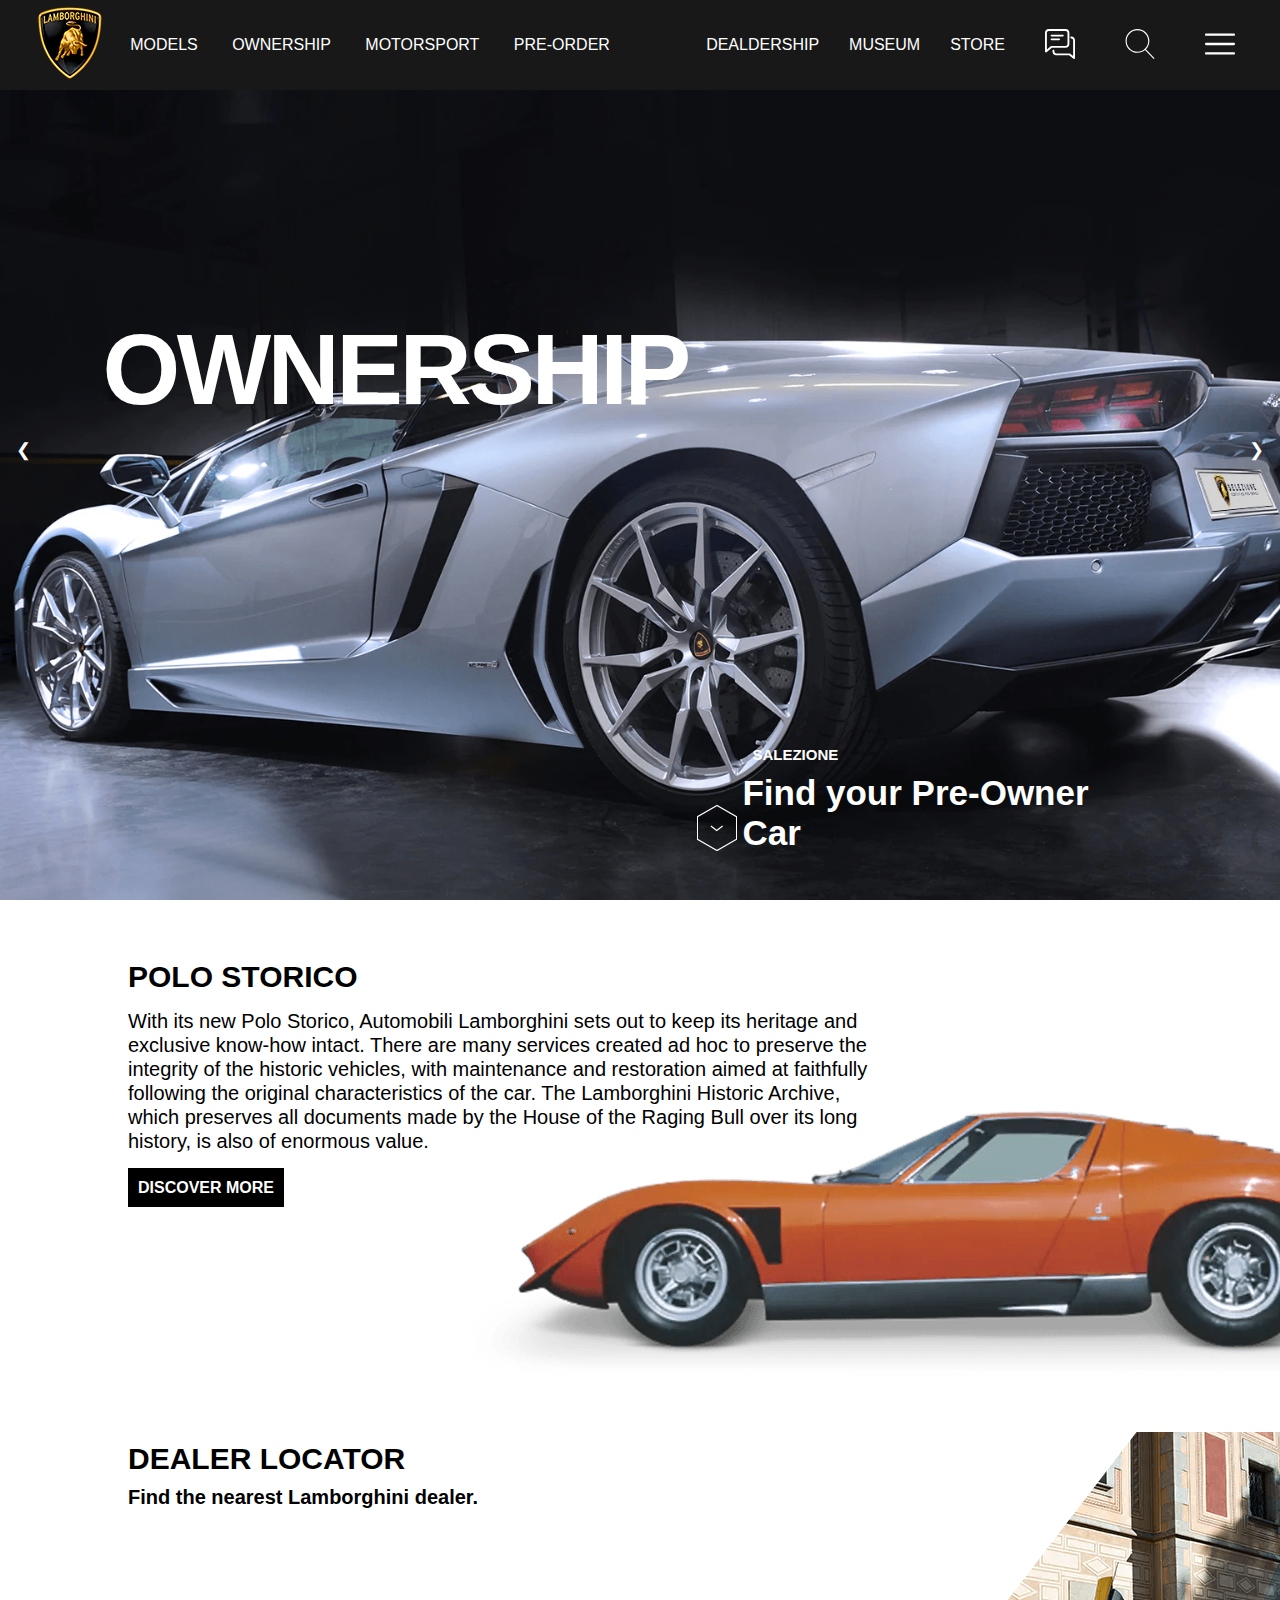
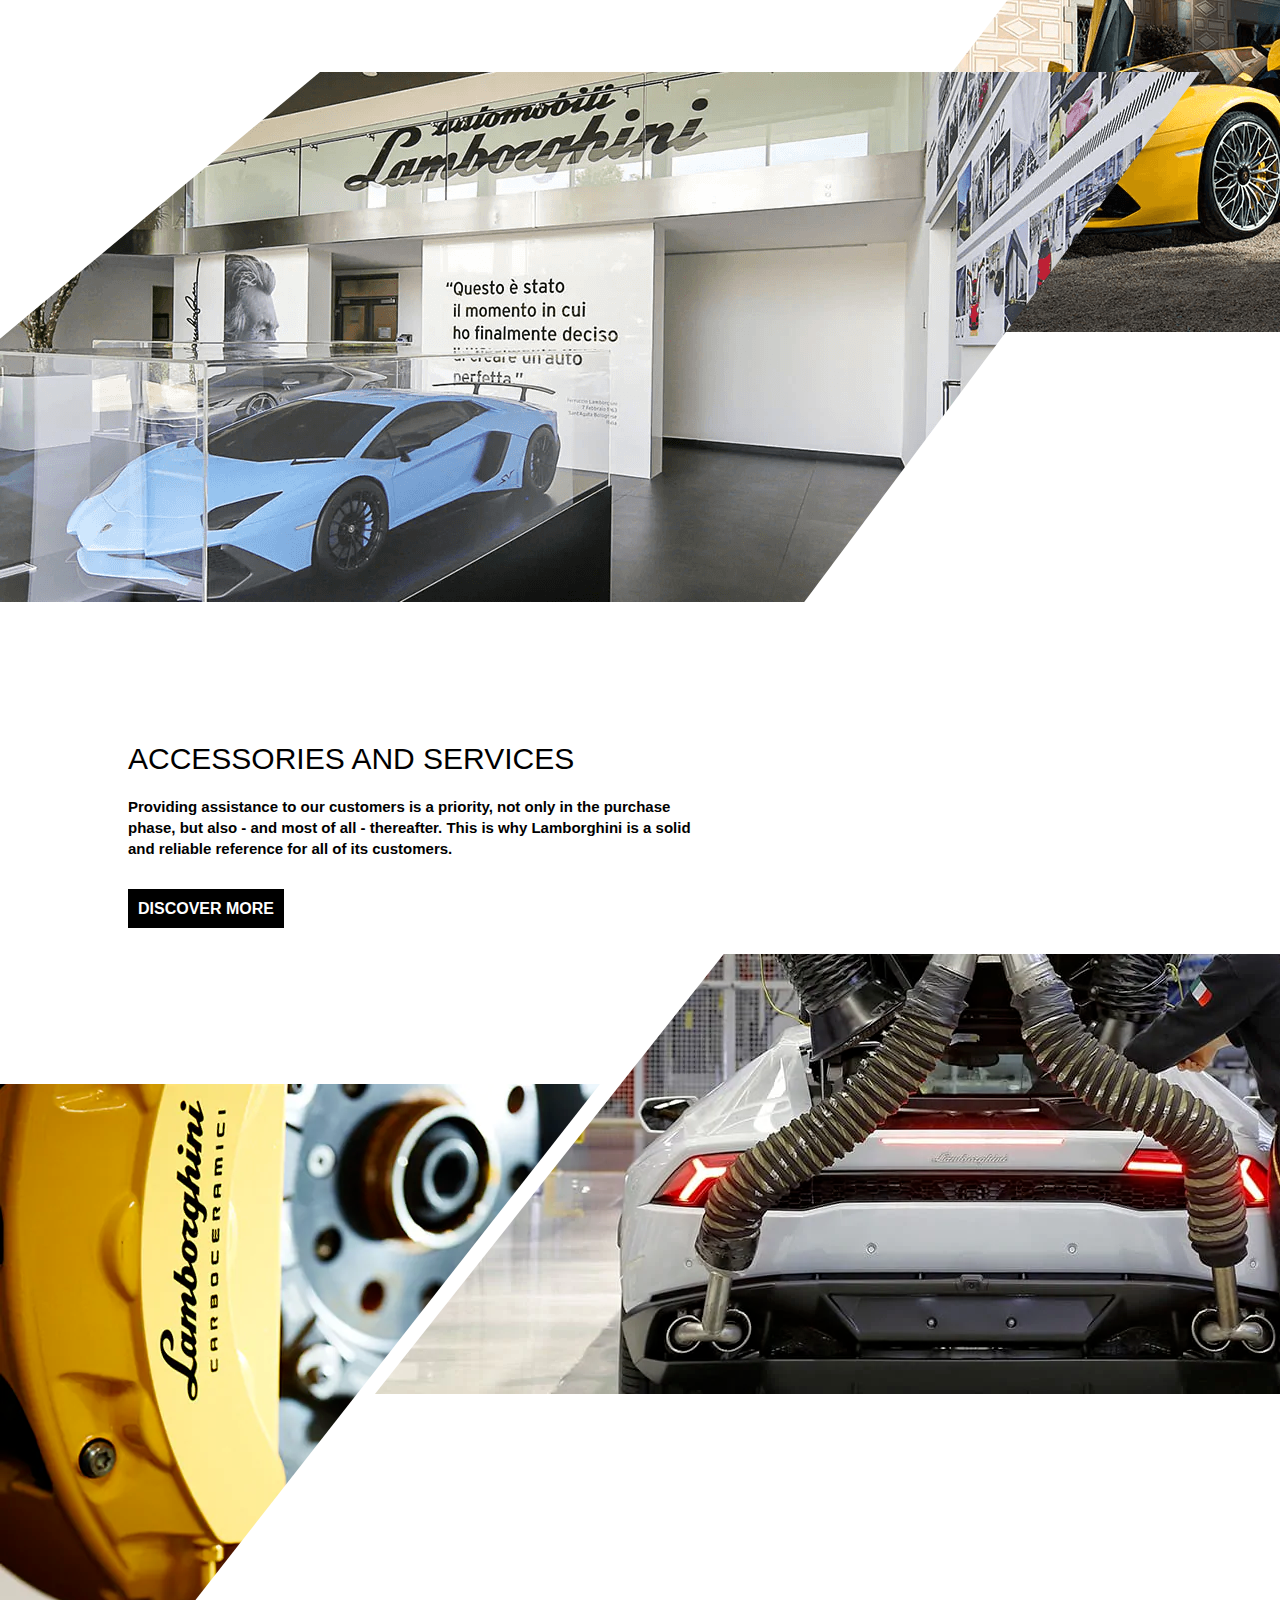
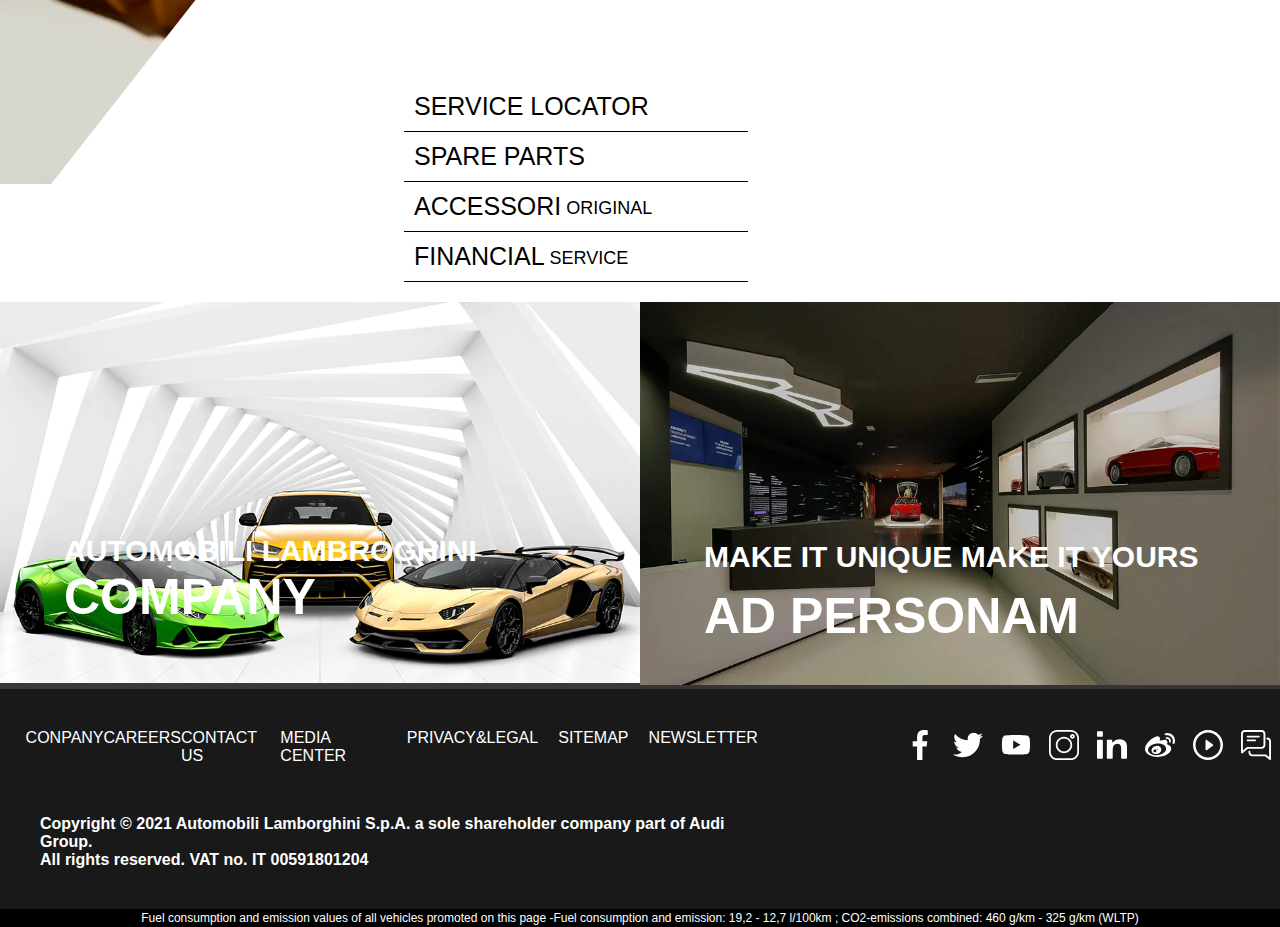
<file: owner.html>
<!DOCTYPE html>
<html lang="en">
  <head>
    <meta charset="UTF-8" />
    <meta http-equiv="X-UA-Compatible" content="IE=edge" />
    <meta name="viewport" content="width=device-width, initial-scale=1.0" />
    <title>Document</title>
    <link rel="stylesheet" href="owner.css" />
  </head>
  <body>
    <div class="background">
      <div class="slideshow">
        <div class="slides slide-1"></div>
        <div class="slides slide-2"></div>
        <div class="slides slide-3"></div>
        <div class="text-background">
          <h3> LAMBORGHINI</h3>
          <h1>OWNERSHIP</h1>
        </div>
        <div class="text-background2">
          <div class="text-background2-1">
            <button><img src="img/exagon.svg" alt="" /></button>
          </div>
          <div class="text-background2-2">
            <h6>SALEZIONE</h6>
            <h2>Find your Pre-Owner Car</h2>
          </div>
        </div>
        <a class="truoc" onclick="hienThiSlideTruocDo()">&#10094;</a>
        <a class="sau" onclick="hienThiSlideKeTiep()">&#10095;</a>
      </div>
     </div>
      <!-- <img src="img/huracan_sto_04.jpg" alt="" /> -->
      <div class="navbar">
        <div class="navbar-left">
          <a href="index.html" class="navbar-logo"><img src="img/logo.png" alt="" /></a>

          <div class="navbar-menu">
            <div class="navbar-menu-item">
              <a href="model.html">MODELS</a>
              <div class="navbar-sub-menu1">
                <a href="">AVENTADOR</a>
                <a href="">HURACAN</a>
                <a href="">URUS</a>
                <a href="">LIMITED SERIES</a>
                <a href="">CONCEPT</a>
              </div>
            </div>
            <div class="navbar-menu-item">
              <a href="owner.html">OWNERSHIP</a>
              <div class="navbar-sub-menu2">
                <a href="">LAMBORGHINI UNICA</a>
                <a href="">CONECTIVITY</a>
                <a href="">AD PERSONAM</a>
                <a href="">FINANCIAL SERVICES</a>
                <a href="">ACCESSORI ORIGINALI</a>
                <a href="">SPARE PARTS</a>
                <a href="">ASSISTANCE AND MAINTENANCE</a>
                <a href="">CLASSICS</a>
                <a href="">CLUB</a>
              </div>
            </div>
            <div class="navbar-menu-item">
              <a href="motosport.html">MOTORSPORT</a>
              <div class="navbar-sub-menu3">
                <a href="">SUPER TROFEO</a>
                <a href="">GT3</a>
                <a href="">MOTORSPORT MODELS</a>
                <a href="">DRIVERS</a>
                <a href="">MOTORSPORT NEWS</a>
                <a href="">EXPERIANCE</a>
                <a href="">ESPORTS</a>
              </div>
            </div>
            <div class="navbar-menu-item">
              <a href="pre-owner.html">PRE-ORDER</a>
            </div>
          </div>
        </div>
        <div class="navbar-right">
          <a href="">DEALDERSHIP</a>
          <a href="">MUSEUM</a>
          <a href="">STORE</a>
          <button><img src="img/chat.svg" alt="" /></button>
          <button>
            <img src="img/search.svg" alt="" />
          </button>
          <button class="button-menu">
            <img src="img/img-owner/menu.svg" alt="" />
            <div class="show-menu">
              <div class="show-menu1">
                <div class="menu-column1">
                  <a href="">DESIGN</a>
                  <a href="">INNOVATION & EXCELLENT </a>
                </div>
                <div class="menu-column2">
                  <a href="">DRIVING PROGRAMS</a>
                  <a href="">LOUNGE</a>
                </div>
                <div class="menu-column3">
                  <a href="">HISTORY</a>
                  <a href="">MASTERPIECES</a>
                  <a href="">PEOPLE</a>
                  <a href="">NEWS</a>
                </div>
              </div>
              <div class="show-menu2">
                <div class="menu2-column1">
                  <h6>LANGUAGE</h6>
                  <div class="menu2-column1-text">
                    <h4 href="">ITALIAN</h4>
                    <h4 href="">ENDLISH</h4>
                    <h4 href="">CHINESE</h4>

                    <h4 href="">JAPAN</h4>
                    <h4 href="">GERMAN</h4>
                    <h4 href="">SPANISH</h4>

                    <h4 href="">FRENCH</h4>
                    <h4 href="">RUSSIA</h4>
                  </div>
                </div>
                <div class="menu2-column2">
                  <h6>SOCIAL MEDIA</h6>
                  <div class="menu2-column2-text">
                    <img src="img/facebook.svg" alt="" />
                    <img src="img/twitter.svg" alt="" />
                    <img src="img/youtube.svg" alt="" />
                    <img src="img/instagram (1).svg" alt="" />
                    <img src="img/linked-in-logo-of-two-letters.svg" alt="" />
                    <img src="img/sina-weibo.svg" alt="" />
                    <img src="img/play-button.svg" alt="" />
                    <img src="img/chat (1).svg" alt="" />
                  </div>
                </div>
                <div class="menu2-column3">
                  <h6>SETTING</h6>
                  <div class="menu2-column3-text">
                    <h5>TEXT SIZE</h5>
                    <h5>TRANSITION</h5>
                  </div>
                </div>
              </div>
            </div>
            <div class="menu-responsive">
              <div class="model-responsive">
                <a href="model.html">MODELS </a>
                  <a href="">&#10095</a>
               </div> 
               <div class="model-responsive">
                <a href="owner.html">OWNERSHIP </a>
                  <a href="">&#10095</a>
               </div> 
               <div class="model-responsive">
                <a href="motosport.html">MOTORSPORT </a>
                  <a href="">&#10095</a>
               </div> 
               <div class="model-responsive">
                <a href="pre-owner.html">PRE-OWNED </a>
                  <a href="">&#10095</a>
               </div>                          
        </div>
          </button>
        </div>
      </div>
    </div>
    <div class="owner-1">
      <div class="owner1-text">
        <h2>POLO STORICO</h2>
        <p>
          With its new Polo Storico, Automobili Lamborghini sets out to keep its
          heritage and exclusive know-how intact. There are many services
          created ad hoc to preserve the integrity of the historic vehicles,
          with maintenance and restoration aimed at faithfully following the
          original characteristics of the car. The Lamborghini Historic Archive,
          which preserves all documents made by the House of the Raging Bull
          over its long history, is also of enormous value.
        </p>
        <button>DISCOVER MORE</button>
      </div>
      <div class="owner1-image">
        <img src="img/img-owner/miura-1.png" alt="" />
      </div>
    </div>
    <div class="owner-2">
      <div class="owner2-text">
        <h2>DEALER LOCATOR</h2>
        <h5>Find the nearest Lamborghini dealer.</h5>
      </div>
      <div class="owner2-image">
        <div class="owner2-image1">
          <img src="img/img-owner/skew-right.png" alt="" />
        </div>
        <div class="owner2-image2">
          <img src="img/img-owner/skew-left.png" alt="" />
        </div>
      </div>
    </div>
    <div class="owner-3">
      <div class="owner3-text">
        <h2>ACCESSORIES AND SERVICES</h2>
        <h5>
          Providing assistance to our customers is a priority, not only in the
          purchase phase, but also - and most of all - thereafter. This is why
          Lamborghini is a solid and reliable reference for all of its
          customers.
        </h5>
        <button>DISCOVER MORE</button>
      </div>
      <div class="owner3-image">
        <div class="owner3-image1">
          <img src="img/img-owner/owner3-1.png" alt="" />
        </div>
        <div class="owner3-image2">
          <img src="img/img-owner/closeup.png" alt="" />
        </div>
      </div>
      <div class="owner3-button">
        <button><h2>SERVICE LOCATOR</h2></button>
        <button><h2>SPARE PARTS</h2></button>
        <button>
          <h2>ACCESSORI</h2>
          <h3>ORIGINAL</h3>
        </button>
        <button>
          <h2>FINANCIAL</h2>
          <h3>SERVICE</h3>
        </button>
      </div>
    </div>
    <div class="text-limited-end">
      <div class="image-left">
        <img src="img/img-owner/end1.png" alt="" />
        <div class="text-image1">
          <h5>AUTOMOBILI LAMBROGHINI</h5>
          <h2>COMPANY</h2>
        </div>
      </div>
      <div class="image-right">
        <img src="img/img-owner/end2.png" alt="" />
        <div class="text-image2">
          <h5>MAKE IT UNIQUE MAKE IT YOURS</h5>
          <h2>AD PERSONAM</h2>
        </div>
      </div>
    </div>
    <div class="container-end">
      <div class="container">
        <div class="container-left">
          <div class="container-left-4">
            <a href="">CONPANY</a>
            <a href="">CAREERS</a>
            <a href="">CONTACT US</a>
            <a href="">MEDIA CENTER</a>
          </div>
          <div class="container-left-3">
            <a href="">PRIVACY&LEGAL</a>
            <a href="">SITEMAP</a>
            <a href="">NEWSLETTER</a>
          </div>
        </div>
        <div class="container-right">
          <button><img src="img/facebook.svg" alt="" /></button>
          <button><img src="img/twitter.svg" alt="" /></button>
          <button><img src="img/youtube.svg" alt="" /></button>
          <button><img src="img/instagram (1).svg" alt="" /></button>
          <button>
            <img src="img/linked-in-logo-of-two-letters.svg" alt="" />
          </button>
          <button><img src="img/sina-weibo.svg" alt="" /></button>
          <button><img src="img/play-button.svg" alt="" /></button>
          <button><img src="img/chat (1).svg" alt="" /></button>
        </div>
      </div>
      <div class="text-container">
        <h4>
          Copyright © 2021 Automobili Lamborghini S.p.A. a sole shareholder
          company part of Audi Group.
        </h4>
        <h4>All rights reserved. VAT no. IT 00591801204</h4>
      </div>
      <div class="text-container-end">
        <p>
          Fuel consumption and emission values of all vehicles promoted on this
          page -Fuel consumption and emission: 19,2 - 12,7 l/100km ;
          CO2-emissions combined: 460 g/km - 325 g/km (WLTP)
        </p>
      </div>
    </div>
  </body>
  <script type="text/javascript" src="slideshow.js"></script>
</html>
</file>
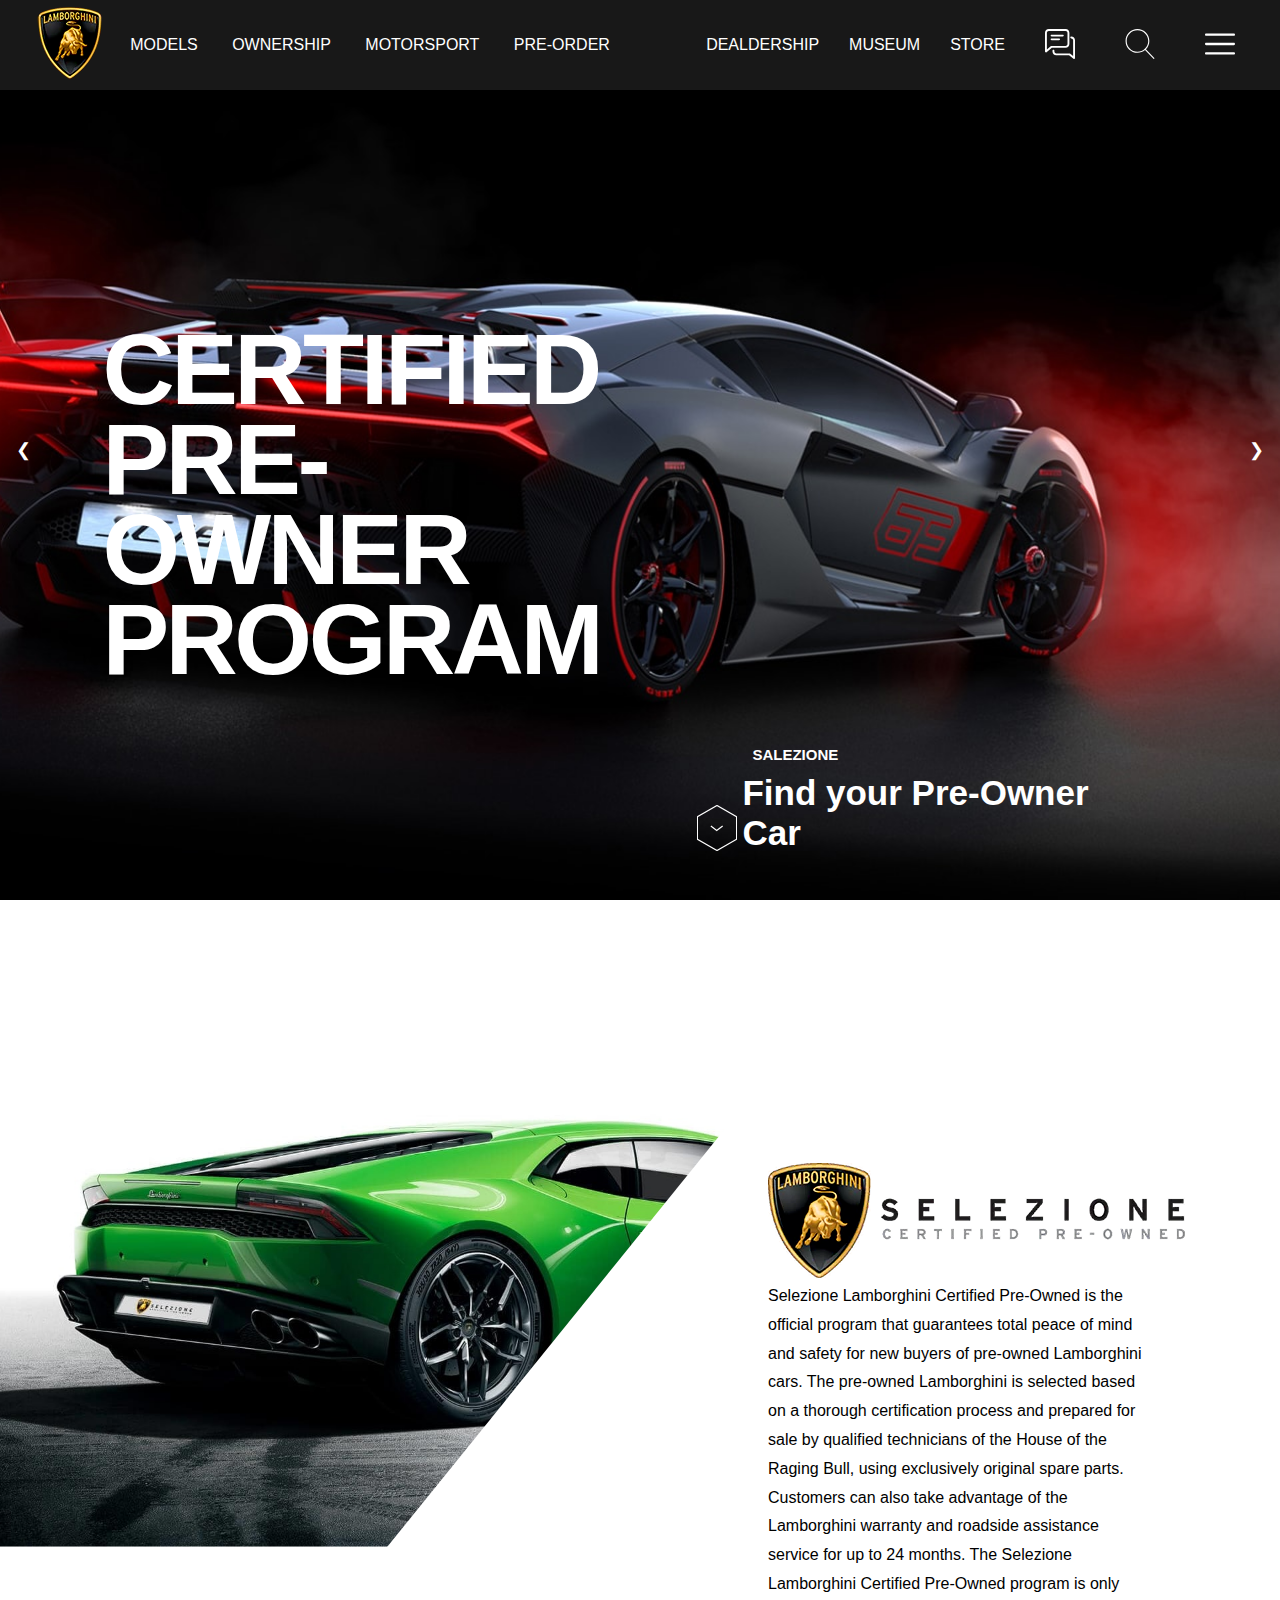
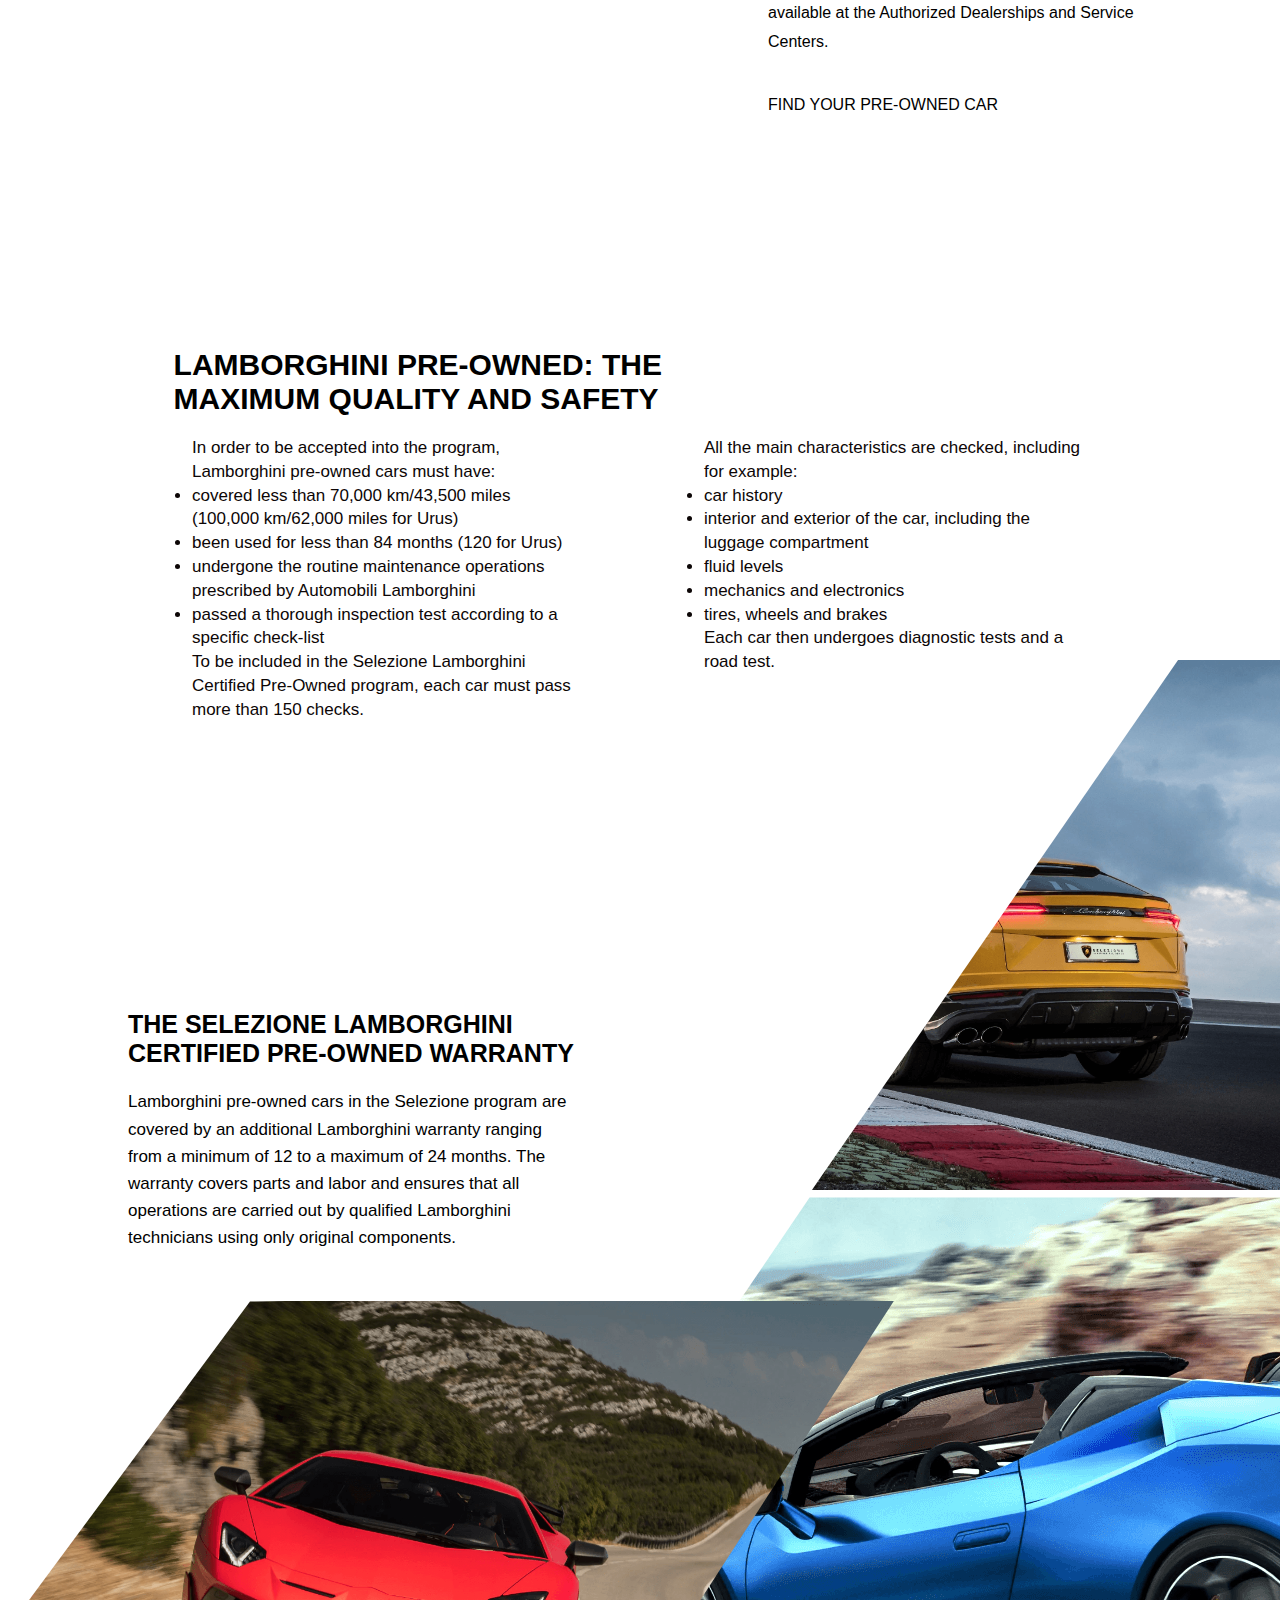
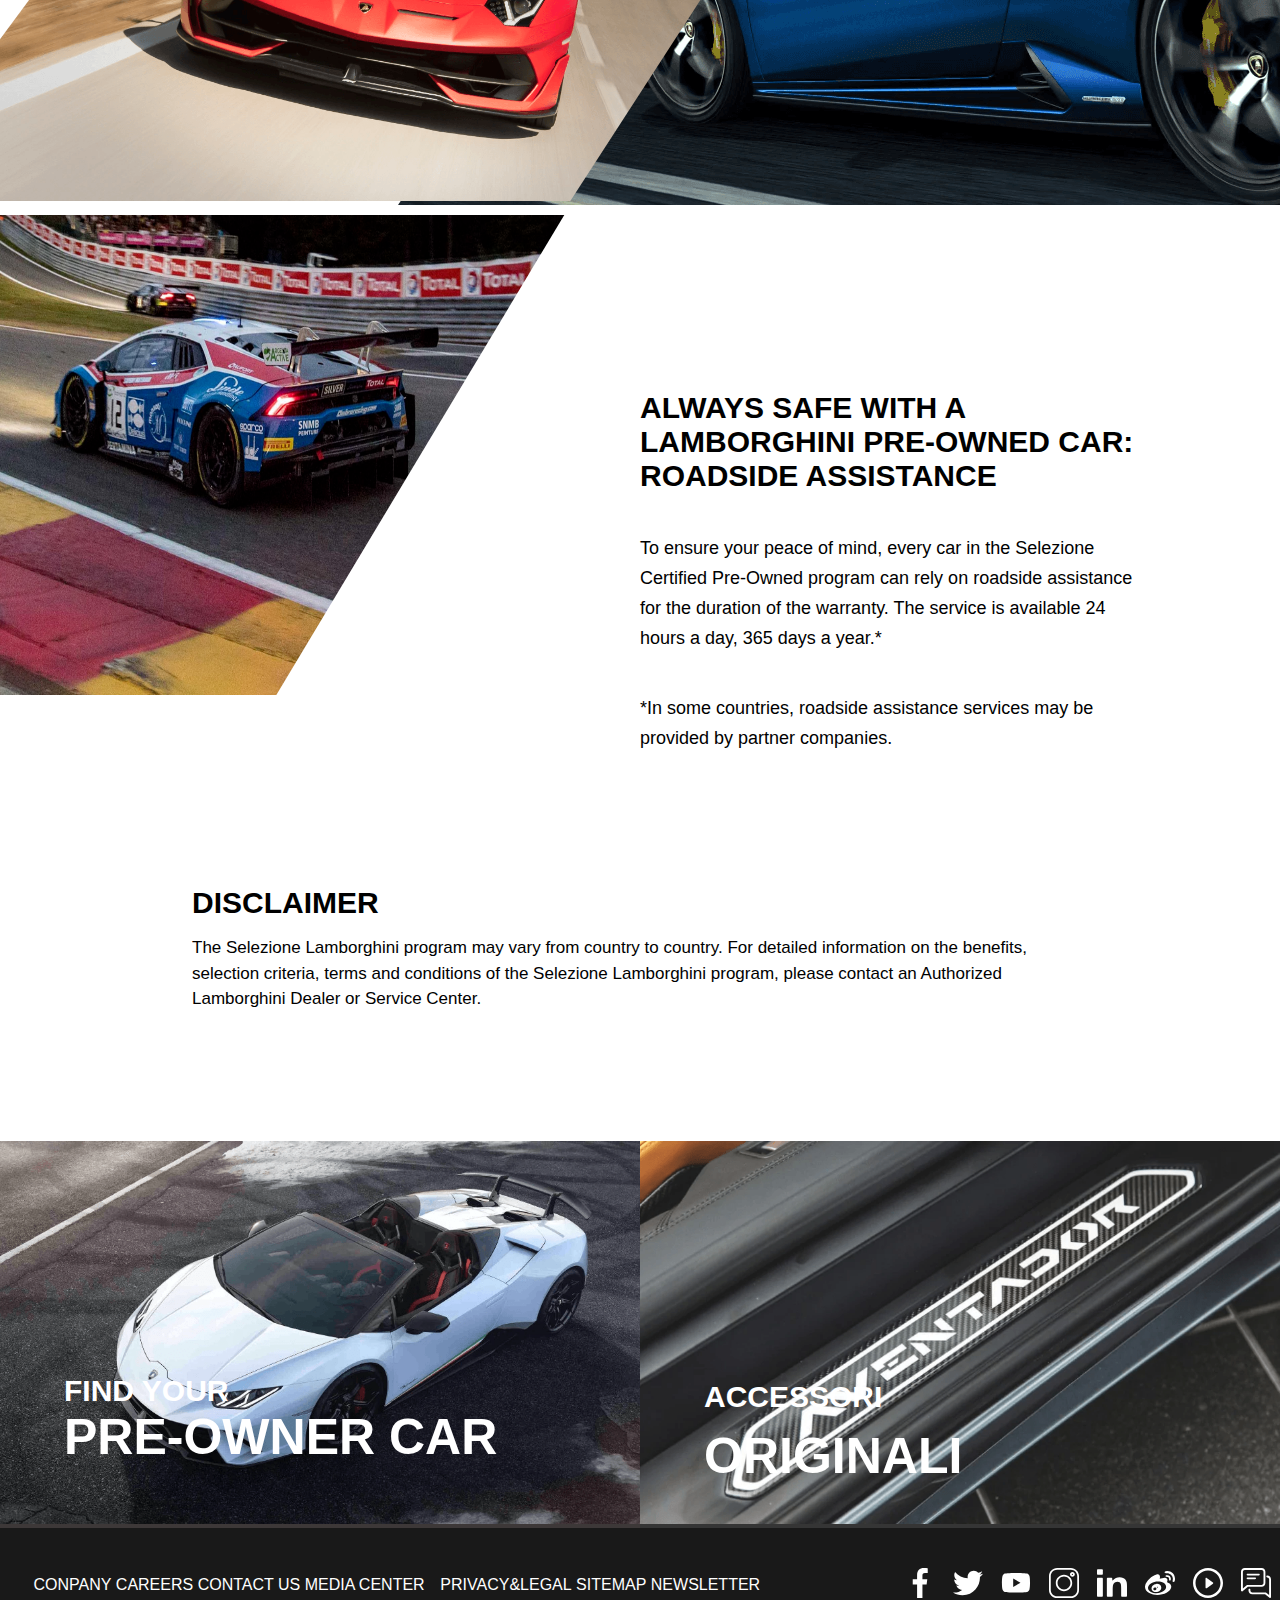
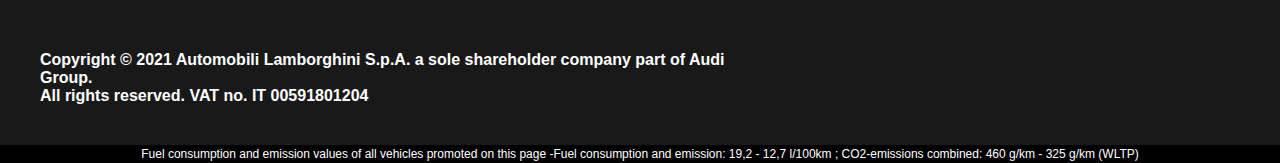
<file: pre-owner.html>
<!DOCTYPE html>
<html lang="en">
  <head>
    <meta charset="UTF-8" />
    <meta http-equiv="X-UA-Compatible" content="IE=edge" />
    <meta name="viewport" content="width=device-width, initial-scale=1.0" />
    <title>Document</title>
    <link rel="stylesheet" href="pre-owner.css" />
  </head>
  <body>
    <div class="background">
      <div class="slideshow">
        <div class="slides slide-1"></div>
        <div class="slides slide-2"></div>
        <div class="slides slide-3"></div>
        <div class="text-background">
          <h3>SELEZIONE LAMBORGHINI</h3>
          <h1>CERTIFIED PRE-OWNER PROGRAM</h1>
        </div>
        <div class="text-background2">
          <div class="text-background2-1">
            <button><img src="img/exagon.svg" alt="" /></button>
          </div>
          <div class="text-background2-2">
            <h6>SALEZIONE</h6>
            <h2>Find your Pre-Owner Car</h2>
          </div>
        </div>
        <a class="truoc" onclick="hienThiSlideTruocDo()">&#10094;</a>
        <a class="sau" onclick="hienThiSlideKeTiep()">&#10095;</a>
      </div>
      <!-- <img src="img/huracan_sto_04.jpg" alt="" /> -->

      <div class="navbar">
        <div class="navbar-left">
          <a href="index.html"class="navbar-logo"><img src="img/logo.png" alt="" /></a>

          <div class="navbar-menu">
            <div class="navbar-menu-item">
              <a href="model.html">MODELS</a>
              <div class="navbar-sub-menu1">
                <a href="">AVENTADOR</a>
                <a href="">HURACAN</a>
                <a href="">URUS</a>
                <a href="">LIMITED SERIES</a>
                <a href="">CONCEPT</a>
              </div>
            </div>
            <div class="navbar-menu-item">
              <a href="owner.html">OWNERSHIP</a>
              <div class="navbar-sub-menu2">
                <a href="">LAMBORGHINI UNICA</a>
                <a href="">CONECTIVITY</a>
                <a href="">AD PERSONAM</a>
                <a href="">FINANCIAL SERVICES</a>
                <a href="">ACCESSORI ORIGINALI</a>
                <a href="">SPARE PARTS</a>
                <a href="">ASSISTANCE AND MAINTENANCE</a>
                <a href="">CLASSICS</a>
                <a href="">CLUB</a>
              </div>
            </div>
            <div class="navbar-menu-item">
              <a href="motosport.html">MOTORSPORT</a>
              <div class="navbar-sub-menu3">
                <a href="">SUPER TROFEO</a>
                <a href="">GT3</a>
                <a href="">MOTORSPORT MODELS</a>
                <a href="">DRIVERS</a>
                <a href="">MOTORSPORT NEWS</a>
                <a href="">EXPERIANCE</a>
                <a href="">ESPORTS</a>
              </div>
            </div>
            <div class="navbar-menu-item">
              <a href="pre-owner.html">PRE-ORDER</a>
            </div>
          </div>
        </div>
        <div class="navbar-right">
          <a href="">DEALDERSHIP</a>
          <a href="">MUSEUM</a>
          <a href="">STORE</a>
          <button><img src="img/chat.svg" alt="" /></button>
          <button>
            <img src="img/search.svg" alt="" />
          </button>
          <button class="button-menu">
            <img src="img/img-owner/menu.svg" alt="" />
            <div class="show-menu">
              <div class="show-menu1">
                <div class="menu-column1">
                  <a href="">DESIGN</a>
                  <a href="">INNOVATION & EXCELLENT </a>
                </div>
                <div class="menu-column2">
                  <a href="">DRIVING PROGRAMS</a>
                  <a href="">LOUNGE</a>
                </div>
                <div class="menu-column3">
                  <a href="">HISTORY</a>
                  <a href="">MASTERPIECES</a>
                  <a href="">PEOPLE</a>
                  <a href="">NEWS</a>
                </div>
              </div>
              <div class="show-menu2">
                <div class="menu2-column1">
                  <h6>LANGUAGE</h6>
                  <div class="menu2-column1-text">
                    <h4 href="">ITALIAN</h4>
                    <h4 href="">ENDLISH</h4>
                    <h4 href="">CHINESE</h4>

                    <h4 href="">JAPAN</h4>
                    <h4 href="">GERMAN</h4>
                    <h4 href="">SPANISH</h4>

                    <h4 href="">FRENCH</h4>
                    <h4 href="">RUSSIA</h4>
                  </div>
                </div>
                <div class="menu2-column2">
                  <h6>SOCIAL MEDIA</h6>
                  <div class="menu2-column2-text">
                    <img src="img/facebook.svg" alt="" />
                    <img src="img/twitter.svg" alt="" />
                    <img src="img/youtube.svg" alt="" />
                    <img src="img/instagram (1).svg" alt="" />
                    <img src="img/linked-in-logo-of-two-letters.svg" alt="" />
                    <img src="img/sina-weibo.svg" alt="" />
                    <img src="img/play-button.svg" alt="" />
                    <img src="img/chat (1).svg" alt="" />
                  </div>
                </div>
                <div class="menu2-column3">
                  <h6>SETTING</h6>
                  <div class="menu2-column3-text">
                    <h5>TEXT SIZE</h5>
                    <h5>TRANSITION</h5>
                  </div>
                </div>
              </div>
            </div>
            <div class="menu-responsive">
              <div class="model-responsive">
                <a href="model.html">MODELS </a>
                  <a href="">&#10095</a>
               </div> 
               <div class="model-responsive">
                <a href="owner.html">OWNERSHIP </a>
                  <a href="">&#10095</a>
               </div> 
               <div class="model-responsive">
                <a href="motosport.html">MOTORSPORT </a>
                  <a href="">&#10095</a>
               </div> 
               <div class="model-responsive">
                <a href="pre-owner.html">PRE-OWNED </a>
                  <a href="">&#10095</a>
               </div>                          
        </div>
          </button>
        </div>
      </div>
    </div>
    <div class="pre-owner1">
      <div class="pre-owner1-left">
        <img src="img/img-owner/selezione_overview.jpg" alt="" />
      </div>
      <div class="pre-owner1-right">
        <img src="img/logopre-owner.png" alt="" />
        <p>
          Selezione Lamborghini Certified Pre-Owned is the official program that
          guarantees total peace of mind and safety for new buyers of pre-owned
          Lamborghini cars. The pre-owned Lamborghini is selected based on a
          thorough certification process and prepared for sale by qualified
          technicians of the House of the Raging Bull, using exclusively
          original spare parts. Customers can also take advantage of the
          Lamborghini warranty and roadside assistance service for up to 24
          months. The Selezione Lamborghini Certified Pre-Owned program is only
          available at the Authorized Dealerships and Service Centers.
        </p>
        <a href="">FIND YOUR PRE-OWNED CAR</a>
      </div>
    </div>
    <div class="pre-owner2">
      <div class="pre-owner2-title">
        <h2>LAMBORGHINI PRE-OWNED: THE MAXIMUM QUALITY AND SAFETY</h2>
      </div>
      <div class="pre-owner2-text">
        <div class="pre-owner2-left">
          <h5>
            In order to be accepted into the program, Lamborghini pre-owned cars
            must have:
          </h5>
          <ul>
            <li>
              covered less than 70,000 km/43,500 miles (100,000 km/62,000 miles
              for Urus)
            </li>
            <li>been used for less than 84 months (120 for Urus)</li>
            <li>
              undergone the routine maintenance operations prescribed by
              Automobili Lamborghini
            </li>
            <li>
              passed a thorough inspection test according to a specific
              check-list
            </li>
          </ul>
          <h5>
            To be included in the Selezione Lamborghini Certified Pre-Owned
            program, each car must pass more than 150 checks.
          </h5>
        </div>
        <div class="pre-owner2-right">
          <h5>
            All the main characteristics are checked, including for example:
          </h5>
          <ul>
            <li>car history</li>
            <li>
              interior and exterior of the car, including the luggage
              compartment
            </li>
            <li>fluid levels</li>
            <li>mechanics and electronics</li>
            <li>tires, wheels and brakes</li>
          </ul>
          <h5>Each car then undergoes diagnostic tests and a road test.</h5>
        </div>
      </div>
    </div>
    <div class="text-contain">
      <div class="text-container1">
        <h4>THE SELEZIONE LAMBORGHINI CERTIFIED PRE-OWNED WARRANTY</h4>
        <p>
          Lamborghini pre-owned cars in the Selezione program are covered by an
          additional Lamborghini warranty ranging from a minimum of 12 to a
          maximum of 24 months. The warranty covers parts and labor and ensures
          that all operations are carried out by qualified Lamborghini
          technicians using only original components.
        </p>
      </div>
    </div>
    <div class="text-container2">
      <div class="image1">
        <img src="img/img-owner/selezione_s1.png" alt="" />
      </div>
      <div class="image2">
        <img src="img/img-owner/selezione_s2.png" alt="" />
      </div>
    </div>
    <div class="text-huracan">
      <div class="text-huracan-left">
        <div class="text-huracan-left-1">
          <img src="img/img-owner/selezione_s3.png" alt="" />
        </div>

        <div class="text-huracan-left-2">
          <img src="img/img-motosports/5 (1).png" alt="" />
        </div>
      </div>
      <div class="text-huracan-right">
        <a href=""
          >ALWAYS SAFE WITH A LAMBORGHINI PRE-OWNED CAR: ROADSIDE ASSISTANCE</a
        >
        <p>
          To ensure your peace of mind, every car in the Selezione Certified
          Pre-Owned program can rely on roadside assistance for the duration of
          the warranty. The service is available 24 hours a day, 365 days a
          year.*
        </p>
        <p>
          *In some countries, roadside assistance services may be provided by
          partner companies.
        </p>
      </div>
    </div>
    <div class="disclaimer">
      <h2>DISCLAIMER</h2>
      <p>
        The Selezione Lamborghini program may vary from country to country. For
        detailed information on the benefits, selection criteria, terms and
        conditions of the Selezione Lamborghini program, please contact an
        Authorized Lamborghini Dealer or Service Center.
      </p>
    </div>
    <div class="text-limited-end">
      <div class="image-left">
        <img src="img/img-owner/pre_owned_loc.png" alt="" />
        <div class="text-image1">
          <h5>FIND YOUR</h5>
          <h2>PRE-OWNER CAR</h2>
        </div>
      </div>
      <div class="image-right">
        <img src="img/img-owner/accessori_or.png" alt="" />
        <div class="text-image2">
          <h5>ACCESSORI</h5>
          <h2>ORIGINALI</h2>
        </div>
      </div>
    </div>
    <div class="container-end">
      <div class="container">
        <div class="container-left">
          <div class="container-left-4">
            <a href="">CONPANY</a>
            <a href="">CAREERS</a>
            <a href="">CONTACT US</a>
            <a href="">MEDIA CENTER</a>
          </div>
          <div class="container-left-3">
            <a href="">PRIVACY&LEGAL</a>
            <a href="">SITEMAP</a>
            <a href="">NEWSLETTER</a>
          </div>
        </div>
        <div class="container-right">
          <button><img src="img/facebook.svg" alt="" /></button>
          <button><img src="img/twitter.svg" alt="" /></button>
          <button><img src="img/youtube.svg" alt="" /></button>
          <button><img src="img/instagram (1).svg" alt="" /></button>
          <button>
            <img src="img/linked-in-logo-of-two-letters.svg" alt="" />
          </button>
          <button><img src="img/sina-weibo.svg" alt="" /></button>
          <button><img src="img/play-button.svg" alt="" /></button>
          <button><img src="img/chat (1).svg" alt="" /></button>
        </div>
      </div>
      <div class="text-container">
        <h4>
          Copyright © 2021 Automobili Lamborghini S.p.A. a sole shareholder
          company part of Audi Group.
        </h4>
        <h4>All rights reserved. VAT no. IT 00591801204</h4>
      </div>
      <div class="text-container-end">
        <p>
          Fuel consumption and emission values of all vehicles promoted on this
          page -Fuel consumption and emission: 19,2 - 12,7 l/100km ;
          CO2-emissions combined: 460 g/km - 325 g/km (WLTP)
        </p>
      </div>
    </div>
  </body>
  <script type="text/javascript" src="slideshow.js"></script>
</html>
</file>
<file: model.css>
* {
  box-sizing: border-box;
  margin: 0;
  padding: 0;
  font-family: Roboto, Helvetica Neue, Arial;
}

body {
  width: 100%;
  overflow-x: hidden;
}

@keyframes left-to-right {
  from {
    width: 0%;
  }
  to {
    width: 100%;
  }
}
@keyframes models-left-to-right {
  from {
    left: -700px;
  }
  to {
    left: 0%;
  }
}
@keyframes models-down-to-up {
  from {
    bottom: -500px;
  }
  to {
    bottom: 5%;
  }
}
@keyframes models-show {
  from {
    left: -100px;
  }
  to {
    left: 10%;
  }
}

.navbar {
  height: 90px;
  position: fixed;
  top: 0;
  left: 0;
  font-size: 16px;
  padding: 20px;
  width: 100%;
  background-color: #181818;
  display: flex;
  z-index: 100;
}

.navbar-left {
  margin: 0;
  padding: 0;
  width: 50%;
  display: flex;
  justify-content: center;
  align-items: center;
}

.navbar-left .navbar-logo {
  position: relative;
  z-index: 999;
}

.navbar-menu {
  padding-left: 10px;
}

.navbar-menu .navbar-menu-item {
  display: inline-block;
  margin: 15px;
}

.navbar-menu .navbar-menu-item a {
  text-decoration: none;
  color: white;
  font-weight: 300;
  position: relative;
  padding-bottom: 6px;
}

.navbar-menu .navbar-menu-item a:after {
  position: absolute;
  content: "";
  height: 2px;
  bottom: -2px;
  left: 0;
  right: 0;
  width: 0%;
  transition: 0.5s;
}

.navbar-menu .navbar-menu-item a:hover::after {
  width: 100%;
  background: white;
}

/* sub1 */
.navbar-menu .navbar-menu-item .navbar-sub-menu1 {
  width: 100vw;
  display: none;
  background-color: #181818;
  left: 0;
  padding-left: 190px;
  padding-top: 20px;
}

.navbar-menu .navbar-menu-item:hover .navbar-sub-menu1 {
  position: absolute;
  display: block;
  color: white;
  transition: 1.5s;
  animation-delay: 0.2s;
  top: 60px;
}

.navbar-menu .navbar-menu-item:hover .navbar-sub-menu1 a {
  display: flex;
  flex-direction: column;
  color: rgba(185, 181, 181, 0.5);
  padding: 15px 0px;
  font-size: 16px;
}

.navbar-menu .navbar-menu-item .navbar-sub-menu1 a:hover {
  color: rgb(248, 241, 241);
}
/* sub2  */
.navbar-menu .navbar-menu-item .navbar-sub-menu2 {
  display: none;
  width: 100vw;
  position: absolute;
  top: 60px;
  background-color: #181818;
  padding-top: 20px;
  left: 0;
  padding-left: 280px;
}

.navbar-menu .navbar-menu-item:hover .navbar-sub-menu2 {
  display: block;
  color: white;
}
.navbar-menu .navbar-menu-item:hover .navbar-sub-menu2 a {
  display: flex;
  flex-direction: column;
  color: rgba(185, 181, 181, 0.5);
  padding: 15px;
}
.navbar-menu .navbar-menu-item .navbar-sub-menu2 a:hover {
  color: rgb(248, 241, 241);
}
/* sub3 */
.navbar-menu .navbar-menu-item .navbar-sub-menu3 {
  display: none;
  width: 100vw;
  position: absolute;
  left: 0;
  top: 60px;
  background-color: #181818;
  animation-duration: 0.2s;
  padding-top: 20px;
  padding-left: 410px;
}

.navbar-menu .navbar-menu-item:hover .navbar-sub-menu3 {
  display: block;
  color: white;
}
.navbar-menu .navbar-menu-item:hover .navbar-sub-menu3 a {
  display: flex;
  flex-direction: column;
  color: rgba(185, 181, 181, 0.5);
  padding: 15px;
}
.navbar-menu .navbar-menu-item .navbar-sub-menu3 a:hover {
  color: rgb(248, 241, 241);
}
/*  */

.navbar-right {
  width: 50%;
  display: flex;
  justify-content: flex-end;
  align-items: center;
}
.navbar-right img {
  width: 40px;
  height: 30px;
  background-color: white;
}
.navbar-right img {
  margin: 0px 5px;
  background-color: transparent;
}
.navbar-right button {
  cursor: pointer;
  border: unset;
  background-color: transparent;
  padding: 15px;
}
.navbar-right button:active {
  background-color: red;
}

.navbar-right a {
  text-decoration: none;
  color: white;
  padding: 15px;
  position: relative;
}
.navbar-right a:after {
  position: absolute;
  content: "";
  height: 2px;
  bottom: -2px;
  left: 0;
  right: 0;
  width: 0%;
  transition: 0.5s;
}
.navbar-right a:hover::after {
  width: 100%;
  background: white;
}
/*  */
.show-menu {
  display: none;
}
.button-menu:hover .show-menu {
  display: none;
}
.button-menu:hover .menu-responsive {
  display: none;
}
.button-menu1 {
  display: none;
}
.menu-responsive {
  color: white;
  width: 100vw;
  height: 20vh;
  position: fixed;
  display: block;
  flex-direction: column;
  right: 0;
  top: 80px;
}
.model-responsive {
  height: 50px;
  display: flex;
  justify-content: space-between;
}
.menu-responsive {
  display: none;
}
/*  */
.show-menu {
  position: fixed;
  display: none;
  background-color: #181818;
  width: 100vw;
  height: auto;
  right: 0;
  top: 80px;
}
.show-menu a {
  padding: 15px 0px;
}

.button-menu:hover .show-menu {
  display: block;
}
.menu-responsive {
  display: none;
}
.show-menu1 {
  padding: 15px 0px;
  width: 100vw;
  height: auto;
  display: flex;
  justify-content: center;
  font-size: 18px;
  padding-top: 10px;
  align-items: center;
}
.show-menu1 .menu-column1 {
  width: 30%;
  display: flex;
  flex-direction: column;
  align-items: flex-start;
  justify-content: center;
  margin-left: 10%;
}

.show-menu1 .menu-column2 {
  width: 30%;
  align-items: flex-start;
  display: flex;
  flex-direction: column;
  margin-left: 10%;
}
.show-menu1 .menu-column3 {
  width: 30%;
  display: flex;
  align-items: flex-start;
  flex-direction: column;
  margin-left: 10%;
}
/*  */
.show-menu2 {
  width: 100vw;
  display: flex;
  justify-content: space-around;
  font-size: 18px;
  padding-top: 10px;
}
.menu2-column1 {
  width: 30%;
  margin-left: 10%;
}
.menu2-column1 h4 {
  padding: 15px;
  padding-left: 0px;
}
.show-menu2 .menu2-column1 h6 {
  display: flex;
  color: rgb(104, 97, 97);
  font-size: 20px;
}
.menu2-column1-text {
  font-size: 18px;
  display: flex;
  flex-wrap: wrap;
}
.menu2-column1 {
  display: flex;
  flex-wrap: wrap;
  color: white;
}
.menu2-column2 {
  color: white;
  padding: 15px;
  width: 30%;
  padding-left: 2.4%;
}

.menu2-column2-text {
  padding-top: 10px;
  width: 30%;
  display: flex;
  font-size: 18px;
}
.menu2-column2-text img {
  margin: 10px;
}
.menu2-column2 h6 {
  display: flex;
  color: rgb(104, 97, 97);
  font-size: 20px;
  margin-left: 3%;
}
.menu2-column3 {
  color: white;
  width: 30%;
  padding-left: 6.5%;
}
.menu2-column3-text {
  padding-top: 10px;
  display: flex;
  flex-direction: column;
  font-size: 18px;
  justify-content: flex-start;
}
.show-menu2 .menu2-column3 h6 {
  display: flex;
  color: rgb(104, 97, 97);
  font-size: 18px;
}
.show-menu2 .menu2-column3 h5 {
  padding-top: 10px;
  display: flex;
  color: rgb(104, 97, 97);
  font-size: 18px;
}
/*  */
.background {
  width: 100%;
  height: 100vh;
  position: relative;
  background: url("img/1.png") fixed center no-repeat;
  background-size: cover;
}
.text-background {
  width: 40%;
  color: white;
  position: absolute;
  top: 40%;
  left: 8%;
}
.text1 {
  padding: 10px;
  font-size: 30px;
}
.text-background > h3 {
  width: 0;
  animation-name: left-to-right;
  animation-duration: 1.5s;
  animation-delay: 1s;
  animation-fill-mode: forwards;
  white-space: nowrap;
  overflow: hidden;
  padding: 10px 0;
  font-size: 30px;
}
.text-background > h1 {
  left: 0%;
  width: 100%;
  position: absolute;
  animation-name: models-left-to-right;
  animation-duration: 2s;
  animation-delay: 0.1s;
  line-height: 0.9;
  letter-spacing: -3.48px;
  font-size: 100px;
}
.text-background2 {
  animation-name: models-down-to-up;
  animation-duration: 1.5s;
  animation-delay: 0.2s;
  width: 40%;
  position: absolute;
  bottom: 5%;
  right: 10%;
  display: flex;
}
.text-background2-1 button {
  border: unset;
  background-color: transparent;
  width: 40px;
  height: 40px;
}
.text-background2-1 {
  text-align: center;
  width: 30%;
}
.text-background2-2 {
  width: 70%;
  display: flex;
  position: absolute;
  flex-direction: column;
  bottom: 5%;
  right: 10%;
  color: white;
}
.text-background2-2 h6 {
  font-size: 15px;
  padding: 10px;
}
.text-background2-2 h2 {
  font-size: 35px;
}
/*  */
.text-contain {
  height: 100vh;
  position: relative;
  width: 100%;
}
.text-container1 {
  top: 40%;
  position: absolute;
  left: 10%;
  width: 35%;
  font-weight: 300;
}
.text-container1 img {
  padding: 20px 0px;
}
.text-container1 p {
  font-weight: 100;
  line-height: 1.8rem;
  font-size: 18px;
}
.text-container2 {
  top: 110%;
  justify-content: flex-end;
  display: flex;
  flex-direction: column;
  width: 70%;
  position: absolute;
  right: 0;
}
.image1 {
  transform: translate(50%, 0%);
  margin: auto;
  display: flex;
  justify-content: flex-start;
  width: 100%;
  height: 50%;
  clip-path: polygon(40% 0, 100% 0%, 100% 100%, 0% 100%);
  padding: 10px;
}
.image2 {
  right: 0;
  bottom: 5%;
  width: 100%;
  height: 50%;
  clip-path: polygon(100% 0%, 100% 75%, 90% 100%, 10% 100%, 50% 0);
}
.aventador-button {
  display: none;
}
.text-container3 {
  margin-top: 20px;
  display: flex;
}
.text-container3 a {
  padding: 15px 0px;
  font-weight: 600;
  color: black;
  text-decoration: none;
  display: flex;
}

.column1 {
  width: 50%;
  display: flex;
  flex-direction: column;
}
.column1-a1 {
  position: relative;
}
.column1-a1:after {
  position: absolute;
  content: "";
  width: 0%;
  left: 0;
  right: 0;
  height: 1px;
  bottom: -1px;
  transition: 0.5s;
}
.column1-a1:hover:after {
  width: 80%;
  background-color: black;
}
.column1-a2 {
  position: relative;
}
.column1-a2:after {
  position: absolute;
  content: "";
  width: 0%;
  left: 0;
  right: 0;
  height: 1px;
  bottom: -1px;
  transition: 0.5s;
}
.column1-a2:hover:after {
  width: 80%;
  background-color: black;
}
.column2 {
  display: flex;
  flex-direction: column;
}
.column2-a1 {
  position: relative;
}
.column2-a1:after {
  position: absolute;
  content: "";
  width: 0%;
  left: 0;
  right: 0;
  height: 1px;
  bottom: -1px;
  transition: 0.5s;
}
.column2-a1:hover:after {
  width: 100%;
  background-color: black;
}
.column2-a2 {
  position: relative;
}
.column2-a2:after {
  position: absolute;
  content: "";
  width: 0%;
  left: 0;
  right: 0;
  height: 1px;
  bottom: -1px;
  transition: 0.5s;
}
.column2-a2:hover:after {
  width: 100%;
  background-color: black;
}

/*  */
.text-huracan {
  margin-top: 5%;
  height: 100vh;
  width: 100%;
  position: relative;
}
.text-huracan-left {
  position: absolute;
  top: 45%;
  width: 40%;
}
.text-huracan-left-1 img {
  transform: translate(-22%, 0%);
  width: 1000px;
  height: 500px;
  clip-path: polygon(35% 0%, 100% 0%, 74% 100%, 5% 100%);
}
.text-huracan-left-2 img {
  padding: 10px;
  transform: translate(-48%, 0%);
  width: 1000px;
  height: 500px;
  clip-path: polygon(25% 0%, 100% 0%, 74% 100%, 0% 100%);
}
.text-huracan-right {
  color: black;
  display: flex;
  flex-direction: column;
  position: absolute;
  top: 80%;
  width: 40%;
  right: 10%;
}
.text-huracan-right p {
  font-weight: 200;
  font-size: 18px;
  line-height: 30px;
}
.text-huracan-right img {
  width: 370px;
  height: 20px;
  margin: 30px 0px;
}

/*  */
.huracan-button {
  display: none;
}
.text-huracan-right-button {
  margin-top: 20px;
  display: flex;
}
.button-column1 {
  width: 50%;
  display: flex;
  flex-direction: column;
}
.button-column1 a {
  padding: 10px 0px;
  font-size: 17px;
  text-decoration: none;
  color: black;
  font-weight: 550;
}
.button-column1 a {
  position: relative;
}
.button-column1 a:after {
  position: absolute;
  content: "";
  width: 0%;
  right: 0;
  left: 0;
  bottom: -4px;
  height: 1.5px;
  transition: 0.5s;
}
.button-column1 a:hover:after {
  width: 100%;
  background-color: black;
}
.button-column2 a {
  position: relative;
}
.button-column2 a:after {
  position: absolute;
  content: "";
  width: 0%;
  right: 0;
  left: 0;
  bottom: -4px;
  height: 1.5px;
  transition: 0.5s;
}
.button-column2 a:hover:after {
  width: 100%;
  background-color: black;
}
.button-column2 a {
  padding: 10px 0px;
  font-size: 17px;
  text-decoration: none;
  color: black;
  font-weight: 550;
}
.button-column2 {
  width: 50%;
  display: flex;
  flex-direction: column;
}
/*  */
.text-urus {
  display: flex;
  margin-top: 700px;
  width: 100%;
  height: 100vh;
  position: relative;
}
.text-urus-left {
  width: 30%;
  margin-left: 10%;
}
.text-urus-left img {
  padding: 30px 0px;
}
.text-urus-left p {
  padding: 20px 0px;
  font-weight: 300;
  font-size: 17px;
  line-height: 30px;
}
.text-urus-right {
  margin-left: 10%;
  width: 50%;
}
.text-urus-right img {
  height: 600px;
  transform: translate(-25%, 0%);
  clip-path: polygon(35% 0, 100% 0%, 100% 100%, 15% 100%);
}
.button-urus-column {
  display: flex;
  flex-direction: column;
}
.button-urus-column a {
  padding: 10px 0px;
  font-size: 17px;
  text-decoration: none;
  color: black;
  font-weight: 550;
}
.button-urus-column a {
  position: relative;
}
.button-urus-column a:after {
  position: absolute;
  content: "";
  width: 0%;
  right: 0;
  left: 0;
  bottom: -4px;
  height: 1.5px;
  transition: 0.5s;
}
.button-urus-column a:hover:after {
  width: 100%;
  background-color: black;
}
/*  */
.text-limited-seri {
  position: relative;
  width: 100%;
}
.text-limited {
  position: relative;
  margin-left: 10%;
  width: 35%;
}
.text-limited h2 {
  padding: 20px 0px;
  font-size: 30px;
}
.text-limited p {
  font-size: 17px;
  font-weight: 100;
  line-height: 1.5;
}
.text-limited-link {
  padding: 10px 0px;
  display: flex;
  flex-direction: column;
}
.text-limited-link a {
  text-decoration: none;
  color: black;
  padding: 15px 0px;
}
.text-limited-link a {
  text-decoration: none;
  color: black;
  padding: 10px 0px;
  position: relative;
}
.text-limited-link a:after {
  position: absolute;
  content: "";
  width: 0%;
  right: 0;
  left: 0;
  bottom: -4px;
  height: 1.5px;
  transition: 0.5s;
}
.text-limited-link a:hover:after {
  width: 50%;
  background-color: black;
}

/*  */
.text-limited-image1 img {
  transform: translate(5%, 0%);
  width: 1000px;
  height: 450px;
  clip-path: polygon(30% 0%, 100% -10%, 70% 100%, 0% 100%);
}
.text-limited-image1 {
  position: absolute;
  top: 25%;
  right: 0;
}
.text-limited-image2 img {
  width: 1000px;
  height: 450px;
  transform: translate(-85%, 0%);
  clip-path: polygon(46% 0%, 100% -10%, 67% 100%, 19% 100%);
}
.text-limited-image2 {
  position: absolute;
  top: 110%;
  right: 0;
}

/*  */
.text-limited-image34 {
  position: relative;
  margin-top: 50%;
  width: 100%;
  height: 80vh;
  display: flex;
  flex-direction: column;
}
.text-limited-image34 img {
  width: 1000px;
  height: 500px;
}
.text-limited-image3 {
  position: absolute;
  width: 50%;
  transform: translate(-25%, 0%);
}
.text-limited-image3 img {
  clip-path: polygon(102% 0px, 100% 0%, 70% 100%, 0px 100%, 44% 0px);
}
.text-limited-image4 img {
  clip-path: polygon(100% 0px, 100% 10%, 75% 100%, 0px 100%, 30% 0px);
}
.text-limited-image4 {
  width: 50%;
  transform: translate(80%, -15%);
}
/*  */
.text-limited-end {
  width: 100%;
  display: flex;
}
.image-left {
  position: relative;
  width: 50vw;
  overflow: hidden;
  background-color: rgba(12, 6, 6, 0.8);
}

.image-right {
  overflow: hidden;
  position: relative;
  width: 50vw;
  background-color: rgba(12, 6, 6, 0.8);
}
.image-left img {
  width: 100%;
}
.image-right img {
  background-color: rgba(12, 6, 6, 0.8);
  width: 100%;
}
.image-right img:hover {
  animation: 2s;
  transform: scale(1.1);
  transition: 1s;
  opacity: 0.6;
}
.image-left img:hover {
  opacity: 0.6;
  transform: scale(1.1);
  transition: 1s;
  animation: 2s;
}

.text-image1 {
  background-color: transparent;
  position: absolute;
  top: 60%;
  left: 10%;
  color: rgb(231, 213, 213);
}

.text-image1 h5 {
  font-size: 30px;
}
.text-image1 h2 {
  font-size: 50px;
}
.text-image2 h5 {
  font-size: 30px;
}
.text-image2 h2 {
  font-size: 50px;
}
.text-image2 {
  background-color: transparent;
  position: absolute;
  top: 60%;
  left: 10%;
  color: rgb(243, 223, 223);
  font-weight: 400;
  line-height: 1.5;
}
/* TEXT-CENTER */
.text-limited-center {
  width: 30%;
  position: absolute;
  top: -60%;
  right: 35%;
}
.text-limited-center p {
  padding: 20px 0px;
}
.text-limited-center h2 {
  font-size: 30px;
}
.text-limited-center-link {
  display: flex;
  flex-direction: column;
}
.text-limited-center-link a {
  text-decoration: none;
  color: black;
  padding: 10px 0px;
  position: relative;
}
.text-limited-center-link a:after {
  position: absolute;
  content: "";
  width: 0%;
  right: 0;
  left: 0;
  bottom: -4px;
  height: 1.5px;
  transition: 0.5s;
}
.text-limited-center-link a:hover:after {
  width: 100%;
  background-color: black;
}
/*  */
.container-end {
  display: flex;
  flex-direction: column;
  width: 100%;
  background-color: rgba(0, 0, 0, 0.9);
  justify-content: center;
}
.container {
  display: flex;
  width: 100%;
  padding: 40px 0px 10px 0px;
}
.container-end img {
  width: 30px;
  height: 30px;
}
.container {
  display: flex;
  justify-content: center;
  align-items: center;
  width: 100%;
}
.container-left {
  display: flex;
  justify-content: space-around;
  width: 60%;
  padding-left: 2%;
}
.container-left-4 {
  width: 50%;
  display: flex;
  justify-content: space-around;
}
.container-left-3 {
  width: 50%;
  display: flex;
  justify-content: space-around;
}
.container-right {
  display: flex;
  justify-content: space-around;
  padding-left: 10%;
  width: 40%;
}
.container-right button {
  background-color: transparent;
  border: unset;
  cursor: pointer;
}
.container-left a {
  text-decoration: none;
  color: white;
  position: relative;
}
.container-left a:after {
  position: absolute;
  left: 0;
  content: "";
  height: 2px;
  bottom: -5px;
  right: 0;
  width: 0%;
  transition: 0.5s;
}
.container-left a:hover:after {
  width: 100%;
  background-color: white;
}
.text-container {
  padding: 40px;
  width: 60%;
  color: white;
}
.text-container-end {
  font-size: 12px;
  padding: 2px;
  color: white;
  text-align: center;
}
/* responsive */
@media (min-width: 740px) and (max-width: 1024px) {
  .navbar-menu {
    display: none;
  }
  .navbar-left {
    justify-content: unset;
  }
  .navbar-left a {
    position: absolute;
    left: 0;
    padding: 10px;
  }
  .navbar-right a {
    display: none;
  }
  .navbar-right button {
    padding: 0;
  }
  .navbar-left img {
    width: 50px;
    height: 50px;
  }
  .text-background2 {
    display: none;
  }
  /*  */
  .button-menu:hover .show-menu {
    display: none;
  }

  .button-menu:hover,
  .navbar:hover .menu-responsive {
    padding-top: 10px;
    display: block;
    background: black;
  }
  .menu-responsive {
    height: auto;
    top: 80px;
  }
  .menu-responsive:hover {
    display: block;
  }
  .menu-responsive a {
    display: block;
  }
  /*  */
  .image1 {
    display: none;
  }
  .image2 {
    width: 100%;
    clip-path: unset;
    position: relative;
  }
  .text-container2 {
    width: 100%;
    top: 105%;
  }
  .text-container1 {
    width: 100%;
    top: 60%;
    padding: 5%;
    left: 0;
  }
  .text-container3 {
    display: none;
  }
  .aventador-button {
    margin-top: 30px;
    display: block;
    text-align: center;
    border: 1px solid;
    margin-right: 5%;
    padding: 10px 0px;
    cursor: pointer;
  }
  .aventador-button a {
    text-decoration: none;
    color: black;
    font-size: 20px;
    text-align: center;
    cursor: pointer;
  }
  /*  */
  .text-huracan {
    width: 100%;
    margin: 0;
  }
  .text-huracan-left {
    width: 100%;
    position: relative;
    top: 10%;
  }
  .text-huracan-left-2 {
    display: none;
  }
  .text-huracan-left-1 img {
    transform: unset;
    width: 100vw;
    clip-path: unset;
    padding: 20px;
  }
  .text-huracan-right {
    width: 100%;
    top: 60%;
    right: 0;
    padding: 20px;
  }

  .huracan-button {
    margin-top: 30px;
    display: block;
    text-align: center;
    border: 1px solid;
    margin-right: 5%;
    padding: 10px 0px;
    cursor: pointer;
  }
  .huracan-button a {
    text-decoration: none;
    color: black;
    font-size: 20px;
    text-align: center;
    cursor: pointer;
  }
  /*  */
  .text-urus {
    margin-top: 150px;
    display: flex;
    flex-direction: column-reverse;
    padding: 20px;
  }
  .text-urus-right {
    width: 100%;
    padding: 20px;
    margin: 0;
  }
  .text-urus-right img {
    clip-path: unset;
    height: auto;
    padding: 20px;
  }
  .text-urus-left {
    width: 100%;
    margin: 0;
  }
  .text-huracan-right-button {
    width: 100%;
  }
  .button-urus-column {
    width: 100%;
    text-align: center;
  }
  .button-urus-column a {
    border: 1px solid;
    margin: 20px 0px;
    font-weight: 100;
  }
  /*  */
  .text-limited-seri {
    display: flex;
    flex-direction: column-reverse;
  }
  .text-limited-image2 {
    display: none;
  }
  .text-limited-image1 {
    position: unset;
    width: 100%;
  }
  .text-limited-image1 img {
    clip-path: unset;
    transform: unset;
    padding: 20px;
  }
  .text-limited {
    width: 100%;
    margin: 0;
    padding: 20px;
  }
  .text-limited-link a {
    width: 100%;
    border: 1px solid;
    text-align: center;
    margin: 10px 0px;
  }
  /*  */
  .text-limited-image3 {
    display: none;
  }
  .text-limited-image34 {
    width: 100%;
    margin: 0;
  }
  .text-limited-image4 {
    width: 100%;
    transform: unset;
  }
  .text-limited-image4 img {
    clip-path: unset;
    padding: 20px;
    width: 100%;
    height: auto;
  }
  .text-limited-center {
    width: 100%;
    top: 50%;
    padding: 20px;
    right: unset;
  }
  .text-limited-center a {
    width: 100%;
    text-align: center;
    border: 1px solid;
    margin: 10px 0px;
  }
  /*  */
  .text-image1 h5 {
    font-size: 20px;
  }
  .text-image1 h2 {
    font-size: 30px;
  }
  .text-image2 h5 {
    font-size: 20px;
    color: black;
  }
  .text-image2 h2 {
    font-size: 30px;
    color: black;
  }
  /*  */
  .container {
    display: flex;
    flex-direction: column;
  }
  .container-left {
    width: 100%;
    padding: 20px 0px;
    display: flex;
    justify-content: space-around;
    font-size: 15px;
    flex-direction: column;
  }
  .container-left-4 {
    width: 100%;
    display: flex;
    justify-content: space-around;
    padding: 20px;
  }
  .container-left-3 {
    width: 100%;
    display: flex;
    justify-content: space-between;
    padding: 20px;
  }

  .container-right {
    width: 100%;
  }
  .text-container {
    width: 100%;
    text-align: center;
  }
  /*  */
}
@media (max-width: 739px) {
  .navbar-menu {
    display: none;
  }
  .navbar-left {
    justify-content: unset;
  }
  .navbar-left a {
    position: absolute;
    left: 0;
    padding: 10px;
  }
  .navbar-right a {
    display: none;
  }
  .navbar-right button {
    padding: 0;
  }
  .navbar-left img {
    width: 50px;
    height: 50px;
  }
  .text-background2 {
    display: none;
  }
  .text-background h1 {
    font-size: 50px;
  }
  .text-background h3 {
    font-size: 20px;
  }
  /*  */
  .button-menu:hover .show-menu {
    display: none;
  }

  .button-menu:hover,
  .navbar:hover .menu-responsive {
    padding-top: 10px;
    display: block;
    background: black;
  }
  .menu-responsive {
    height: auto;
    top: 80px;
  }
  .menu-responsive:hover {
    display: block;
  }
  .menu-responsive a {
    display: block;
  }
  /*  */
  .image1 {
    display: none;
  }
  .image2 {
    width: 100%;
    clip-path: unset;
    position: relative;
  }
  .image2 img {
    width: 100%;
    height: auto;
    padding: 10px;
  }
  .text-container2 {
    width: 100%;
    top: 105%;
  }
  .text-container1 {
    width: 100%;
    top: 30%;
    padding: 5%;
    left: 0;
  }
  .text-container1 p {
    font-size: 15px;
  }
  .text-container1 img {
    width: 100%;
  }
  .text-container3 {
    display: none;
  }
  .aventador-button {
    margin-top: 30px;
    display: block;
    text-align: center;
    border: 1px solid;
    margin-right: 5%;
    padding: 10px 0px;
    cursor: pointer;
  }
  .aventador-button a {
    text-decoration: none;
    color: black;
    font-size: 20px;
    text-align: center;
    cursor: pointer;
  }
  /*  */
  .text-huracan {
    width: 100%;
    margin: 0;
    position: relative;
  }
  .text-huracan-left {
    width: 100%;
    position: relative;
    top: 10%;
  }
  .text-huracan-left-2 {
    display: none;
  }
  .text-huracan-left-1 img {
    transform: unset;
    width: 100vw;
    height: auto;
    clip-path: unset;
    padding: 10px;
  }
  .text-huracan-right {
    width: 100%;
    top: 50%;
    right: 0;
    padding: 20px;
  }
  .text-huracan-right-button {
    padding: 10px;
    display: none;
  }
  .huracan-button {
    display: block;
  }

  .huracan-button {
    width: 100%;
    left: 0%;
    top: 100%;
    margin-top: 0;
    display: block;
    text-align: center;
    border: 1px solid;
    margin-right: 5%;
    padding: 10px;
    cursor: pointer;
    position: absolute;
  }
  .huracan-button a {
    text-decoration: none;
    color: black;
    font-size: 20px;
    text-align: center;
    cursor: pointer;
  }
  /*  */
  .text-urus {
    margin-top: 200px;
    display: flex;
    flex-direction: column-reverse;
  }
  .text-urus-right {
    width: 100%;
    margin: 0;
  }
  .text-urus-right img {
    clip-path: unset;
    height: auto;
    width: 100vw;
    transform: unset;
  }

  .text-urus-left {
    width: 100%;
    margin: 0;
  }
  .text-huracan-right-button {
    width: 100%;
  }
  .button-urus-column {
    width: 100%;
    text-align: center;
  }
  .button-urus-column a {
    border: 1px solid;
    margin: 20px 0px;
    font-weight: 100;
  }
  /*  */
  .text-limited-seri {
    display: flex;
    flex-direction: column-reverse;
  }
  .text-limited-image2 {
    display: none;
  }
  .text-limited-image1 {
    position: unset;
    width: 100%;
  }
  .text-limited-image1 img {
    clip-path: unset;
    transform: unset;
    padding: 20px;
  }
  .text-limited {
    width: 100%;
    margin: 0;
    padding: 20px;
  }
  .text-limited-link a {
    width: 100%;
    border: 1px solid;
    text-align: center;
    margin: 10px 0px;
  }
  /*  */
  .text-limited-image3 {
    display: none;
  }
  .text-limited-image34 {
    width: 100%;
    margin: 0;
  }
  .text-limited-image4 {
    width: 100%;
    transform: unset;
  }
  .text-limited-image4 img {
    clip-path: unset;
    padding: 20px;
    width: 100%;
    height: auto;
  }
  .text-limited-center {
    width: 100%;
    top: 30%;
    padding: 20px;
    right: unset;
  }
  .text-limited-center a {
    width: 100%;
    text-align: center;
    border: 1px solid;
    margin: 10px 0px;
  }
  /*  */
  .text-image1 h5 {
    font-size: 11px;
  }
  .text-image1 h2 {
    font-size: 22px;
  }
  .text-image2 h5 {
    font-size: 11px;
    color: white;
  }
  .text-image2 h2 {
    font-size: 12px;
    color: white;
  }
  /*  */
  .container {
    display: flex;
    flex-direction: column;
  }
  .container-left {
    width: 100%;
    padding: 20px 0px;
    display: flex;
    justify-content: space-around;
    font-size: 12px;
    flex-direction: column;
  }
  .container-left-4 {
    width: 100%;
    display: flex;
    justify-content: space-around;
    padding: 20px;
  }
  .container-left-3 {
    width: 100%;
    display: flex;
    justify-content: space-between;
    padding: 20px;
  }

  .container-right {
    width: 100%;
  }
  .text-container {
    width: 100%;
    text-align: center;
    font-size: 12px;
  }
  .container-end img {
    width: 20px;
    height: 20px;
  }
  .text-container-end p {
    font-size: 10px;
  }
}
</file>
<file: index.css>
* {
  box-sizing: border-box;
  margin: 0;
  padding: 0;
  font-family: roboto, helvetica neue, arial, fontawesome, helvetica, sans-serif;
}

body {
  width: 100%;
  overflow-x: hidden;
}

@keyframes left-to-right {
  from {
    width: 0%;
  }
  to {
    width: 100%;
  }
}

@keyframes models-left-to-right {
  from {
    left: -700px;
  }
  to {
    left: 0;
  }
}
@keyframes models-left-to-right2 {
  from {
    left: -700px;
  }
  to {
    left: 10%;
  }
}

@keyframes models-show {
  from {
    left: -100px;
  }
  to {
    left: 10%;
  }
}
@keyframes models-show-navbar {
  from {
    top: 50%;
  }
  to {
    height: 100%;
  }
}
.navbar {
  height: 90px;
  position: fixed;
  top: 0;
  left: 0;
  font-size: 16px;
  padding: 20px;
  width: 100%;
  background-color: #181818;
  display: flex;
  z-index: 100;
}

.navbar-left {
  margin: 0;
  padding: 0;
  width: 50%;
  display: flex;
  justify-content: center;
  align-items: center;
}

.navbar-left .navbar-logo {
  position: relative;
  z-index: 999;
}

.navbar-menu {
  padding-left: 10px;
}

.navbar-menu .navbar-menu-item {
  display: inline-block;
  margin: 15px;
}

.navbar-menu .navbar-menu-item a {
  text-decoration: none;
  color: white;
  font-weight: 300;
  position: relative;
  padding-bottom: 6px;
}

.navbar-menu .navbar-menu-item a:after {
  position: absolute;
  content: "";
  height: 2px;
  bottom: -2px;
  left: 0;
  right: 0;
  width: 0%;
  transition: 0.5s;
}

.navbar-menu .navbar-menu-item a:hover::after {
  width: 100%;
  background: white;
}

/* sub1 */
.navbar-menu .navbar-menu-item .navbar-sub-menu1 {
  width: 100vw;
  display: none;
  background-color: #181818;
  left: 0;
  padding-left: 190px;
  padding-top: 20px;
}

.navbar-menu .navbar-menu-item:hover .navbar-sub-menu1 {
  position: absolute;
  display: block;
  color: white;
  transition: 1.5s;
  animation-delay: 0.2s;
  top: 60px;
}

.navbar-menu .navbar-menu-item:hover .navbar-sub-menu1 a {
  display: flex;
  flex-direction: column;
  color: rgba(185, 181, 181, 0.5);
  padding: 15px 0px;
  font-size: 16px;
}

.navbar-menu .navbar-menu-item .navbar-sub-menu1 a:hover {
  color: rgb(248, 241, 241);
}
/* sub2  */
.navbar-menu .navbar-menu-item .navbar-sub-menu2 {
  display: none;
  width: 100vw;
  position: absolute;
  top: 60px;
  background-color: #181818;
  padding-top: 20px;
  left: 0;
  padding-left: 280px;
}

.navbar-menu .navbar-menu-item:hover .navbar-sub-menu2 {
  display: block;
  color: white;
}
.navbar-menu .navbar-menu-item:hover .navbar-sub-menu2 a {
  display: flex;
  flex-direction: column;
  color: rgba(185, 181, 181, 0.5);
  padding: 15px;
}
.navbar-menu .navbar-menu-item .navbar-sub-menu2 a:hover {
  color: rgb(248, 241, 241);
}
/* sub3 */
.navbar-menu .navbar-menu-item .navbar-sub-menu3 {
  display: none;
  width: 100vw;
  position: absolute;
  left: 0;
  top: 60px;
  background-color: #181818;
  animation-duration: 0.2s;
  padding-top: 20px;
  padding-left: 410px;
}

.navbar-menu .navbar-menu-item:hover .navbar-sub-menu3 {
  display: block;
  color: white;
}
.navbar-menu .navbar-menu-item:hover .navbar-sub-menu3 a {
  display: flex;
  flex-direction: column;
  color: rgba(185, 181, 181, 0.5);
  padding: 15px;
}
.navbar-menu .navbar-menu-item .navbar-sub-menu3 a:hover {
  color: rgb(248, 241, 241);
}

/*  */
.navbar-right {
  width: 50%;
  display: flex;
  justify-content: flex-end;
  align-items: center;
}

.navbar-right img {
  width: 40px;
  height: 30px;
  background-color: white;
}

.navbar-right img {
  margin: 0px 5px;
  background-color: transparent;
}
.navbar-right button {
  border: unset;
  background-color: transparent;
  padding: 15px;
  cursor: pointer;
}

.navbar-right a {
  text-decoration: none;
  color: white;
  padding: 15px;
  position: relative;
}

.navbar-right a:after {
  position: absolute;
  content: "";
  height: 2px;
  bottom: -2px;
  left: 0;
  right: 0;
  width: 0%;
  transition: 0.5s;
}

.navbar-right a:hover::after {
  width: 100%;
  background: white;
}
.show-menu {
  display: none;
}
.button-menu:hover .show-menu {
  display: none;
}
.button-menu:hover .menu-responsive {
  display: none;
}
.button-menu1 {
  display: none;
}
.menu-responsive {
  color: white;
  width: 100vw;
  height: 20vh;
  position: fixed;
  display: block;
  flex-direction: column;
  right: 0;
  top: 80px;
}
.model-responsive {
  height: 50px;
  display: flex;
  justify-content: space-between;
}
.menu-responsive {
  display: none;
}

.show-menu {
  position: fixed;
  display: none;
  background-color: #181818;
  width: 100vw;
  height: auto;
  right: 0;
  top: 80px;
}
.show-menu a {
  padding: 15px 0px;
}

.button-menu:hover .show-menu {
  display: block;
}

.show-menu1 {
  padding: 15px 0px;
  width: 100vw;
  height: auto;
  display: flex;
  justify-content: center;
  font-size: 18px;
  padding-top: 10px;
  align-items: center;
}
.show-menu1 .menu-column1 {
  width: 30%;
  display: flex;
  flex-direction: column;
  align-items: flex-start;
  justify-content: center;
  margin-left: 10%;
}

.show-menu1 .menu-column2 {
  flex-wrap: wrap;
  width: 30%;
  align-items: flex-start;
  display: flex;
  flex-direction: column;
  margin-left: 10%;
}
.show-menu1 .menu-column3 {
  width: 30%;
  display: flex;
  align-items: flex-start;
  flex-direction: column;
  margin-left: 10%;
}
/*  */
.show-menu2 {
  width: 100vw;
  display: flex;
  justify-content: space-around;
  font-size: 18px;
  padding-top: 10px;
}
.menu2-column1 {
  width: 30%;
  margin-left: 10%;
}
.menu2-column1 h4 {
  padding: 15px;
  padding-left: 0px;
}
.show-menu2 .menu2-column1 h6 {
  display: flex;
  color: rgb(104, 97, 97);
  font-size: 20px;
}
.menu2-column1-text {
  font-size: 18px;
  display: flex;
  flex-wrap: wrap;
}
.menu2-column1 {
  display: flex;
  flex-wrap: wrap;
  color: white;
}
.menu2-column2 {
  color: white;
  padding: 15px;
  width: 30%;
  padding-left: 2.4%;
}

.menu2-column2-text {
  padding-top: 10px;
  width: 30%;
  display: flex;
  font-size: 18px;
}
.menu2-column2-text img {
  margin: 10px;
}
.menu2-column2 h6 {
  display: flex;
  color: rgb(104, 97, 97);
  font-size: 20px;
  margin-left: 3%;
}
.menu2-column3 {
  color: white;
  width: 30%;
  padding-left: 6.5%;
}
.menu2-column3-text {
  padding-top: 10px;
  display: flex;
  flex-direction: column;
  font-size: 18px;
  justify-content: flex-start;
}
.show-menu2 .menu2-column3 h6 {
  display: flex;
  color: rgb(104, 97, 97);
  font-size: 18px;
}
.show-menu2 .menu2-column3 h5 {
  padding-top: 10px;
  display: flex;
  color: white;
  font-size: 18px;
}

/*  */
.background {
  width: 100%;
  height: 100vh;
  position: relative;
}

.text-background {
  width: 40%;
  color: white;
  position: absolute;
  top: 30%;
  left: 8%;
}

.text-background > h3 {
  width: 0;
  animation-name: left-to-right;
  animation-duration: 1.5s;
  animation-delay: 1s;
  animation-fill-mode: forwards;
  white-space: nowrap;
  overflow: hidden;
  padding: 10px 0;
  font-size: 30px;
}

.text-background > h1 {
  left: 0;
  width: 100%;
  position: absolute;
  animation-name: models-left-to-right;
  animation-duration: 2s;
  animation-delay: 0.1s;
  line-height: 0.9;
  letter-spacing: -3.48px;
  font-size: 100px;
}

/*  */
.slide-container {
  width: 100%;
  height: 100vh;
  position: relative;
  background: url("img/huracan_sto_04.jpg") fixed center no-repeat;
  background-size: cover;
}
.text-slide-container {
  top: 25%;
  left: 10%;
  width: 50%;
  position: absolute;
  display: flex;
  flex-direction: column;
  color: white;
  transform: skew(-20deg);
  background-color: transparent;
  animation-name: models-left-to-right2;
  animation-duration: 2s;
  animation-delay: 0.1s;
}
.text-slide-container h2 {
  margin-bottom: 20%;
  font-size: 40px;
}
.text-slide-container h3 {
  top: 30%;
  font-size: 30px;
}
.text-slide-container h1 {
  font-size: 100px;
}
/*  */
.container-end {
  display: flex;
  flex-direction: column;
  width: 100%;
  background-color: rgba(0, 0, 0, 0.9);
  justify-content: center;
}
.container {
  display: flex;
  width: 100%;
  padding: 40px 0px 10px 0px;
}
.container-end img {
  width: 30px;
  height: 30px;
}
.container {
  display: flex;
  justify-content: center;
  align-items: center;
  width: 100%;
}
.container-left {
  display: flex;
  justify-content: space-around;
  width: 60%;
  padding-left: 2%;
}
.container-left-4 {
  width: 50%;
  display: flex;
  justify-content: space-around;
}
.container-left-3 {
  width: 50%;
  display: flex;
  justify-content: space-around;
}
.container-right {
  display: flex;
  justify-content: space-around;
  padding-left: 10%;
  width: 40%;
}
.container-right button {
  background-color: transparent;
  border: unset;
  cursor: pointer;
}
.container-left a {
  text-decoration: none;
  color: white;
  position: relative;
}
.container-left a:after {
  position: absolute;
  left: 0;
  content: "";
  height: 2px;
  bottom: -5px;
  right: 0;
  width: 0%;
  transition: 0.5s;
}
.container-left a:hover:after {
  width: 100%;
  background-color: white;
}
.text-container {
  padding: 40px;
  width: 60%;
  color: white;
}
.text-container-end {
  font-size: 12px;
  padding: 2px;
  color: white;
  background-color: black;
  text-align: center;
}
/*  */

.slide-container2 {
  width: 100%;
  height: 100vh;
  background: url("img/Homepage-CC-AVANZAMENTO_AVENTADOR_SVJ_1920_706.png")
    fixed center no-repeat;
  background-size: contain;
  display: flex;
  flex-direction: column;
  justify-content: center;
  align-items: flex-start;
}

.slide-container2-top {
  transform: skew(-10deg);
  padding-left: 10%;
  animation-name: models-left-to-right;
}

.slide-container2-top h5 {
  font-size: 30px;
  padding: 20px;
}

.slide-container2-top h2 {
  font-size: 60px;
  padding: 20px;
}
.slide-container2-mid {
  padding-left: 12%;
}
.slide-container2-mid button {
  background-color: transparent;
  fill: #202020;
  stroke: #fff;
  border: unset;
}
.slide-container2-mid button:active {
  transform: rotateX(360deg);
  transform: rotateY(360deg);
  transition: 2s;
}

.slide-container2-mid button:hover {
  fill: #000;
  transition: 2s;
}

.slide-container2-mid img {
  background-color: transparent;
  width: 60px;
  height: 60px;
  border: 0px;
}

.slide-container2-bottom {
  font-family: roboto, helvetica neue, arial, fontawesome, helvetica, sans-serif;
  margin-left: 10%;
  margin-top: 26px;
  display: flex;
  justify-content: flex-start;
  font-size: 20px;
}

.slide-container2-bottom a {
  width: 140px;
  color: black;
  text-decoration: none;
  padding-bottom: 10px;
  position: relative;
}

.slide-container2-bottom a:before,
.slide-container2-bottom a:after {
  content: "";
  position: absolute;
  width: 0;
  height: 1px;
  transition-duration: 0.5s;
  left: 0;
  bottom: -4px;
}

.slide-container2-bottom a:before {
  width: 100%;
  background-color: #ccc;
}

.slide-container2-bottom a:hover:after {
  width: 100%;
  background-color: #181818;
}

/*  */
.slide-container3 {
  width: 100%;
  height: 100vh;
  background: url("img/urs.jpg") fixed center no-repeat;
  background-size: cover;
}
.text-slide-container3 {
  width: 55%;
  height: 100%;
  display: flex;
  flex-direction: column;
  justify-content: center;
  padding-left: 10%;
  color: white;
  transform: skew(-15deg);
}
.text-slide-container3 h5 {
  padding: 15px 0px;
  font-size: 30px;
}
.text-slide-container3 h2 {
  font-size: 70px;
}
.text-slide-container3 img {
  width: 60px;
  height: 60px;
}
/* infomation*/

.infomation1 {
  width: 100%;
  display: flex;
  flex-direction: column;
}
.infomation1 img {
  width: 80%;
  margin-left: 10%;
}
.infomation h6 {
  margin-top: 5%;
  margin-left: 10%;
  font-size: 25px;
}
.infomation h2 {
  width: 100%;
  margin-left: 10%;
  font-size: 100px;
  padding: 15px 0px;
}
/*  */
.infomation2 {
  display: flex;
  width: 100%;
}
.infomation2-left {
  width: 60%;
  display: flex;
  flex-direction: column;
  margin-left: 10%;
}
.infomation2 h5 {
  margin-top: 2%;
  font-size: 20px;
  padding: 20px 0px;
}
.infomation2-left > a {
  padding: 10px 0px;
  width: 100%;
  text-decoration: none;
  font-size: 30px;
  font-weight: 700;
  font-stretch: normal;
  font-style: normal;
  line-height: 1.1;
  letter-spacing: 0.064rem;
  text-transform: uppercase;
  color: black;
}
.infomation2-left p {
  padding: 10px;
  width: 95%;
  font-size: 15px;
  font-weight: 300;
  font-stretch: normal;
  font-style: normal;
  line-height: 1.75;
  letter-spacing: 0.032rem;
  color: rgb(121, 112, 112);
}
.infomation2-right {
  width: 20%;
  display: flex;
  margin: auto;
}
.infomation2-right button {
  height: 50px;
  font-size: 18px;
  background-color: white;
  border: 1px solid rgb(172, 167, 147);
  padding: 10px 40px;
}
.infomation2-right button:hover {
  background-color: black;
  color: white;
  transition: 1s;
}
/* info3 */
.infomation3 {
  display: flex;
  width: 100%;
}
.infomation3-left {
  padding: 10px;
  margin-top: 50px;
  width: 50%;
}
.infomation3-left img {
  width: 80%;
  margin-left: 20%;
}
.infomation3-right {
  padding: 10px 35px;
  margin-top: 50px;
  width: 50%;
  display: flex;
  flex-direction: column;
  width: 50%;
}
.infomation3-right h6 {
  color: rgb(139, 104, 84);
  margin: 0;
  font-weight: 300;
  font-stretch: normal;
  font-style: normal;
  line-height: 1;
  letter-spacing: 0.14rem;
  color: #202020;
  font-size: 15px;
  padding-bottom: 15px;
}
.button-aventador {
  margin-top: 20px;
  display: flex;
  /* border: 1px solid rgb(60, 70, 70); */
  border: unset;
  width: 20%;
  color: rgb(139, 104, 84);
  font-weight: 300;
  font-stretch: normal;
  font-style: normal;
  line-height: 1;
  letter-spacing: 0.14rem;

  font-size: 10px;

  font-size: 15px;
  padding: 5px;
}
.button-aventador {
  background-color: rgba(173, 235, 191, 0.2);
  color: #202020;
}
.button-aventador:hover {
  color: white;
  background-color: black;
  transition: 1s;
}
.infomation3-right a {
  padding: 20px 0px;
  width: 90%;
  text-decoration: none;
  color: black;
  font-size: 30px;
  font-weight: 700;
  font-stretch: normal;
  font-style: normal;
  line-height: 1.1;
  letter-spacing: 0.064rem;
  text-transform: uppercase;
}

.button-readmore {
  margin-top: 20px;
  width: 30%;
  font-size: 20px;
  padding: 15px 30px;
  border: 1px solid rgb(91, 190, 190);
}
.button-readmore:hover {
  color: white;
  background-color: black;
  transition: 1s;
}
/*  */
.button-seeall {
  width: 100%;
  text-align: center;
}
.button-seeall button {
  font-size: 15px;
  height: 50px;
  padding: 10px 50px;
  color: white;
  background-color: black;
  margin: 80px 0px;
}
.button-seeall button:hover {
  color: black;
  background-color: white;
  transition: 1s;
}

/* Slideshow */

@keyframes fade {
  from {
    opacity: 0.4;
  }

  to {
    opacity: 1;
  }
}
.slideshow {
  height: 100vh;
  position: relative;
}

.slides {
  display: block;
  height: 100vh;
  animation-name: fade;
  animation-name: models-left-to-right;
  animation-duration: 1.5s;
}
.slide-1 {
  animation-name: fade;
  background: url("img/1.png") fixed center no-repeat;
  background-size: cover;
}

.slide-2 {
  animation-name: fade;
  background: url("img/veneno.png") fixed center no-repeat;
  background-size: cover;
}

.slide-3 {
  animation-name: fade;
  background: url("img/huracan_sto_04.jpg") fixed center no-repeat;
  background-size: cover;
}

.before {
  position: absolute;
  left: 10%;
  bottom: 5%;
  transform: translate(0%, -50%);
  padding: 16px;
  color: white;
  font-size: 18px;
  cursor: pointer;
}
.after {
  position: absolute;
  left: 12%;
  bottom: 5%;
  transform: translate(0%, -50%);
  padding: 16px;
  color: white;
  font-size: 18px;
  cursor: pointer;
}

.before:hover,
.after:hover {
  background-color: transparent;
  opacity: 0.8;
}

@media (min-width: 740px) and (max-width: 1024px) {
  .navbar-menu {
    display: none;
  }
  .navbar-left {
    justify-content: unset;
  }
  .navbar-left a {
    position: absolute;
    left: 0;
    padding: 10px;
  }
  .navbar-right button {
    padding: 0;
  }
  .navbar-left img {
    width: 50px;
    height: 50px;
  }
  .navbar-right a {
    display: none;
  }
  /*  */

  .button-menu:hover .show-menu {
    display: none;
  }

  .button-menu:hover,
  .navbar:hover .menu-responsive {
    padding-top: 10px;
    display: block;
    background: black;
  }
  .menu-responsive {
    top: 80px;
    height: auto;
  }
  .menu-responsive:hover {
    display: block;
  }
  .menu-responsive a {
    display: block;
  }

  /*  */
  .text-background h3 {
    font-size: 25px;
  }
  .text-background h1 {
    font-size: 50px;
  }
  /*  */
  .text-slide-container3 {
    width: 80%;
  }
  .text-slide-container3 h2 {
    font-size: 55px;
    width: 100%;
  }
  .text-slide-container3 img {
    width: 50px;
    height: 50px;
  }
  .infomation1 h2 {
    font-size: 50px;
  }
  .infomation2-left {
    width: 100%;
  }
  .infomation2-right {
    display: none;
  }
  /*  */
  .button-readmore {
    display: none;
  }
  .infomation3 {
    display: flex;
    flex-direction: column;
    width: 100%;
  }
  .infomation3-left {
    width: 100%;
    margin: unset;
    text-align: center;
  }
  .infomation3-left img {
    margin: unset;
  }
  .infomation3-right {
    width: 100%;
    margin-left: 10%;
    padding: 15px 0px;
    margin-top: 0;
  }
  /* container-end */
  .container {
    display: flex;
    flex-direction: column;
  }
  .container-left {
    width: 100%;
    padding: 20px 0px;
    display: flex;
    justify-content: space-around;
    font-size: 15px;
    flex-direction: column;
  }
  .container-left-4 {
    width: 100%;
    display: flex;
    justify-content: space-around;
    padding: 20px;
  }
  .container-left-3 {
    width: 100%;
    display: flex;
    justify-content: space-between;
    padding: 20px;
  }

  .container-right {
    width: 100%;
  }
  .text-container {
    width: 100%;
    text-align: center;
  }
}
@media (max-width: 739px) {
  .navbar-menu {
    display: none;
  }
  .navbar-left {
    justify-content: unset;
  }
  .navbar-left a {
    position: absolute;
    left: 0;
    padding: 10px;
  }
  .navbar-right a {
    display: none;
  }
  .navbar-right button {
    padding: 0;
  }
  .navbar-left img {
    width: 50px;
    height: 50px;
  }
  /*  */
  .button-menu:hover .show-menu {
    display: none;
  }

  .button-menu:hover,
  .navbar:hover .menu-responsive {
    padding-top: 10px;
    display: block;
    background: black;
  }
  .menu-responsive {
    top: 80px;
  }
  .menu-responsive:hover {
    display: block;
  }
  .menu-responsive a {
    display: block;
  }
  /*  */
  .slide-container {
    width: 100vw;
    height: 100vh;
  }
  .text-slide-container {
    width: 100%;
  }
  .text-slide-container h2 {
    margin-bottom: 10%;
  }
  .text-slide-container h1 {
    font-size: 50px;
  }
  .text-slide-container h3 {
    font-size: 20px;
  }
  .slide-container2-top h2 {
    font-size: 40px;
  }
  .slide-container2-mid {
    display: none;
  }
  .slide-container2-bottom {
    width: 100%;
    padding: 0;
  }
  /*  */
  .text-background {
    width: 100%;
  }
  .text-background h3 {
    width: 60%;
    font-size: 25px;
  }
  .text-background h1 {
    font-size: 50px;
    width: 80%;
  }
  /*  */
  .text-slide-container3 {
    transform: skew(5);
    width: 100%;
  }
  .text-slide-container3 h2 {
    font-size: 30px;
    width: 100%;
    font-weight: 800;
  }
  .text-slide-container3 h5 {
    font-size: 20px;
  }
  .text-slide-container3 img {
    width: 50px;
    height: 50px;
  }
  .infomation1 h2 {
    font-size: 50px;
  }
  .infomation2-left {
    width: 100%;
  }
  .infomation2-right {
    display: none;
  }
  /*  */
  .button-readmore {
    display: none;
  }
  .infomation3 {
    display: flex;
    flex-direction: column;
    width: 100%;
  }
  .infomation3-left {
    width: 100%;
    margin: unset;
    text-align: center;
  }
  .infomation3-left img {
    margin: unset;
  }
  .infomation3-right {
    width: 100%;
    margin-left: 10%;
    padding: 15px 0px;
    margin-top: 0;
  }
  /* container-end */
  .container {
    display: flex;
    flex-direction: column;
  }
  .container-left {
    width: 100%;
    padding: 20px 0px;
    display: flex;
    justify-content: space-around;
    font-size: 15px;
  }
  .container-right {
    width: 100%;
    padding: 0;
  }
  .container-end img {
    width: 25px;
    height: 25px;
  }
  .text-container {
    width: 100%;
    text-align: center;
    padding: 20px;
    font-size: 13px;
    line-height: 1.4;
  }
  .text-container-end {
    font-size: 10px;
  }

  .container-left {
    display: flex;
    flex-direction: column;
  }
  .container-left-4 {
    width: 100%;
    display: flex;
    justify-content: space-around;
    padding: 0px;
  }
  .container-left-3 {
    width: 100%;
    display: flex;
    justify-content: space-between;
    padding: 20px;
  }
}
</file>
<file: motosport.css>
* {
  box-sizing: border-box;
  margin: 0;
  padding: 0;
  font-family: roboto, helvetica neue, arial, fontawesome, helvetica, sans-serif;
}

body {
  width: 100%;
  overflow-x: hidden;
}

@keyframes left-to-right {
  from {
    width: 0%;
  }
  to {
    width: 100%;
  }
}
@keyframes models-left-to-right {
  from {
    left: -700px;
  }
  to {
    left: 0%;
  }
}
@keyframes models-down-to-up {
  from {
    bottom: -200px;
  }
  to {
    bottom: 5%;
  }
}
@keyframes models-show {
  from {
    left: -100px;
  }
  to {
    left: 8%;
  }
}

.navbar {
  height: 90px;
  position: fixed;
  top: 0;
  left: 0;
  font-size: 16px;
  padding: 20px;
  width: 100%;
  background-color: #181818;
  display: flex;
  z-index: 100;
}

.navbar-left {
  margin: 0;
  padding: 0;
  width: 50%;
  display: flex;
  justify-content: center;
  align-items: center;
}

.navbar-left .navbar-logo {
  position: relative;
  z-index: 999;
}

.navbar-menu {
  padding-left: 10px;
}

.navbar-menu .navbar-menu-item {
  display: inline-block;
  margin: 15px;
}

.navbar-menu .navbar-menu-item a {
  text-decoration: none;
  color: white;
  font-weight: 300;
  position: relative;
  padding-bottom: 6px;
}

.navbar-menu .navbar-menu-item a:after {
  position: absolute;
  content: "";
  height: 2px;
  bottom: -2px;
  left: 0;
  right: 0;
  width: 0%;
  transition: 0.5s;
}

.navbar-menu .navbar-menu-item a:hover::after {
  width: 100%;
  background: white;
}

/* sub1 */
.navbar-menu .navbar-menu-item .navbar-sub-menu1 {
  width: 100vw;
  display: none;
  background-color: #181818;
  left: 0;
  padding-left: 190px;
  padding-top: 20px;
}

.navbar-menu .navbar-menu-item:hover .navbar-sub-menu1 {
  position: absolute;
  display: block;
  color: white;
  transition: 1.5s;
  animation-delay: 0.2s;
  top: 60px;
}

.navbar-menu .navbar-menu-item:hover .navbar-sub-menu1 a {
  display: flex;
  flex-direction: column;
  color: rgba(185, 181, 181, 0.5);
  padding: 15px 0px;
  font-size: 16px;
}

.navbar-menu .navbar-menu-item .navbar-sub-menu1 a:hover {
  color: rgb(248, 241, 241);
}
/* sub2  */
.navbar-menu .navbar-menu-item .navbar-sub-menu2 {
  display: none;
  width: 100vw;
  position: absolute;
  top: 60px;
  background-color: #181818;
  padding-top: 20px;
  left: 0;
  padding-left: 280px;
}

.navbar-menu .navbar-menu-item:hover .navbar-sub-menu2 {
  display: block;
  color: white;
}
.navbar-menu .navbar-menu-item:hover .navbar-sub-menu2 a {
  display: flex;
  flex-direction: column;
  color: rgba(185, 181, 181, 0.5);
  padding: 15px;
}
.navbar-menu .navbar-menu-item .navbar-sub-menu2 a:hover {
  color: rgb(248, 241, 241);
}
/* sub3 */
.navbar-menu .navbar-menu-item .navbar-sub-menu3 {
  display: none;
  width: 100vw;
  position: absolute;
  left: 0;
  top: 60px;
  background-color: #181818;
  animation-duration: 0.2s;
  padding-top: 20px;
  padding-left: 410px;
}

.navbar-menu .navbar-menu-item:hover .navbar-sub-menu3 {
  display: block;
  color: white;
}
.navbar-menu .navbar-menu-item:hover .navbar-sub-menu3 a {
  display: flex;
  flex-direction: column;
  color: rgba(185, 181, 181, 0.5);
  padding: 15px;
}
.navbar-menu .navbar-menu-item .navbar-sub-menu3 a:hover {
  color: rgb(248, 241, 241);
}
/*  */

.navbar-right {
  width: 50%;
  display: flex;
  justify-content: flex-end;
  align-items: center;
}
.navbar-right img {
  width: 40px;
  height: 30px;
  background-color: white;
}

.navbar-right img {
  margin: 0px 5px;
  background-color: transparent;
}

.navbar-right button {
  border: unset;
  background-color: transparent;
  padding: 15px;
  cursor: pointer;
}

.navbar-right button:active {
  background-color: red;
}

.navbar-right a {
  text-decoration: none;
  color: white;
  padding: 15px;
  position: relative;
}
.navbar-right a:after {
  position: absolute;

  content: "";
  height: 2px;
  bottom: -2px;
  left: 0;
  right: 0;
  width: 0%;
  transition: 0.5s;
}
.navbar-right a:hover::after {
  width: 100%;
  background: white;
}
/*  */
.show-menu {
  display: none;
}
.button-menu:hover .show-menu {
  display: none;
}
.button-menu:hover .menu-responsive {
  display: none;
}
.button-menu1 {
  display: none;
}
.menu-responsive {
  height: auto;
  color: white;
  width: 100vw;
  height: 20vh;
  position: fixed;
  display: block;
  flex-direction: column;
  right: 0;
  top: 80px;
}
.model-responsive {
  height: auto;
  display: flex;
  justify-content: space-between;
}
.menu-responsive {
  display: none;
}
/*  */
.show-menu {
  position: fixed;
  display: none;
  background-color: #181818;
  width: 100vw;
  height: auto;
  right: 0;
  top: 80px;
}
.show-menu a {
  padding: 15px 0px;
}

.button-menu:hover .show-menu {
  display: block;
}

.show-menu1 {
  padding: 15px 0px;
  width: 100vw;
  height: auto;
  display: flex;
  justify-content: center;
  font-size: 18px;
  padding-top: 10px;
  align-items: center;
}
.show-menu1 .menu-column1 {
  width: 30%;
  display: flex;
  flex-direction: column;
  align-items: flex-start;
  justify-content: center;
  margin-left: 10%;
}

.show-menu1 .menu-column2 {
  width: 30%;
  align-items: flex-start;
  display: flex;
  flex-direction: column;
  margin-left: 10%;
}
.show-menu1 .menu-column3 {
  width: 30%;
  display: flex;
  align-items: flex-start;
  flex-direction: column;
  margin-left: 10%;
}
/*  */
.show-menu2 {
  width: 100vw;
  display: flex;
  justify-content: space-around;
  font-size: 18px;
  padding-top: 10px;
}
.menu2-column1 {
  width: 30%;
  margin-left: 10%;
}
.menu2-column1 h4 {
  padding: 15px;
  padding-left: 0px;
}
.show-menu2 .menu2-column1 h6 {
  display: flex;
  color: rgb(104, 97, 97);
  font-size: 20px;
}
.menu2-column1-text {
  font-size: 18px;
  display: flex;
  flex-wrap: wrap;
}
.menu2-column1 {
  display: flex;
  flex-wrap: wrap;
  color: white;
}
.menu2-column2 {
  color: white;
  padding: 15px;
  width: 30%;
  padding-left: 2.4%;
}

.menu2-column2-text {
  padding-top: 10px;
  width: 30%;
  display: flex;
  font-size: 18px;
}
.menu2-column2-text img {
  margin: 10px;
}
.menu2-column2 h6 {
  display: flex;
  color: rgb(104, 97, 97);
  font-size: 20px;
  margin-left: 3%;
}
.menu2-column3 {
  color: white;
  width: 30%;
  padding-left: 6.5%;
}
.menu2-column3-text {
  padding-top: 10px;
  display: flex;
  flex-direction: column;
  font-size: 18px;
  justify-content: flex-start;
}
.show-menu2 .menu2-column3 h6 {
  display: flex;
  color: rgb(104, 97, 97);
  font-size: 18px;
}
.show-menu2 .menu2-column3 h5 {
  padding-top: 10px;
  display: flex;
  color: rgb(104, 97, 97);
  font-size: 18px;
}

/*  */
.background {
  width: 100%;
  height: 100vh;
  position: relative;
  background: url("img/img-motosports/slide_motorsport_01.jpg") fixed center
    no-repeat;
  background-size: cover;
  overflow-x: hidden;
}

.text-background {
  width: 40%;
  color: white;
  position: absolute;
  top: 40%;
  left: 8%;
}

.text1 {
  padding: 10px;
  font-size: 30px;
}

.text-background > h3 {
  width: 0;
  animation-name: left-to-right;
  animation-duration: 1.5s;
  animation-delay: 1s;
  animation-fill-mode: forwards;
  white-space: nowrap;
  overflow: hidden;
  padding: 10px 0;
  font-size: 30px;
}

.text-background > h1 {
  left: 0%;
  width: 100%;
  position: absolute;
  animation-name: models-left-to-right;
  animation-duration: 1.5s;
  animation-delay: 0.1s;
  line-height: 0.9;
  letter-spacing: -3.48px;
  font-size: 100px;
}

.text-background2 {
  animation-name: models-down-to-up;
  animation-duration: 1.5s;
  animation-delay: 0.2s;
  width: 40%;
  position: absolute;
  bottom: 5%;
  right: 10%;
  display: flex;
  overflow-y: hidden;
}

.text-background2-1 button {
  border: unset;
  background-color: transparent;
  width: 40px;
  height: 40px;
}

.text-background2-1 {
  text-align: center;
  width: 30%;
}

.text-background2-2 {
  width: 70%;
  display: flex;
  position: absolute;
  flex-direction: column;
  bottom: 5%;
  right: 10%;
  color: white;
}

.text-background2-2 h6 {
  font-size: 15px;
  padding: 10px;
}

.text-background2-2 h2 {
  font-size: 35px;
}
/*  */
.motosport-news {
  width: 100%;
  height: 80vh;
  position: relative;
}
.motosport-news h2 {
  font-size: 30px;
  padding: 30px 0px;
  margin-left: 10%;
  margin-top: 10%;
}
.motosport-new-column {
  display: flex;
  width: 90%;
  margin-left: 5%;
  justify-content: space-around;
}
.motosport-news-1 img {
  width: 415px;
  height: 200px;
}
.motosport-news-1 h6 {
  padding: 30px 0px 20px 0px;
  color: black;
  font-size: 15px;
  font-weight: 1;
}
.motosport-news-2 h6 {
  padding: 30px 0px 20px 0px;
  color: black;
  font-size: 15px;
  font-weight: 1;
}
.motosport-news-3 h6 {
  padding: 30px 0px 20px 0px;
  color: black;
  font-size: 15px;
  font-weight: 1;
}
.motosport-news-1 a {
  text-decoration: none;
  color: black;
  font-size: 30px;
  font-weight: 600;
}
.motosport-news-2 a {
  text-decoration: none;
  color: black;
  font-size: 30px;
  font-weight: 600;
}
.motosport-news-3 a {
  text-decoration: none;
  color: black;
  font-size: 30px;
  font-weight: 600;
}

.motosport-news-2 img {
  width: 415px;
  height: 200px;
}
.motosport-news-3 img {
  width: 415px;
  height: 200px;
}
.motosport-news-1 button {
  width: 50%;
  padding: 10px 20px;
  font-size: 20px;
  background-color: white;
  border: 1px solid;
  margin-top: 5%;
}

.motosport-news-2 button {
  width: 50%;
  padding: 10px 20px;
  font-size: 20px;
  background-color: white;
  border: 1px solid;
  margin-top: 20%;
}

.motosport-news-3 button {
  width: 50%;
  padding: 10px 20px;
  font-size: 20px;
  background-color: white;
  border: 1px solid;
  margin-top: 20%;
}
.motosport-news-1 button:hover {
  background-color: black;
  color: white;
  transition: 1s;
}
.motosport-news-2 button:hover {
  background-color: black;
  color: white;
  transition: 1s;
}
.motosport-news-3 button:hover {
  background-color: black;
  color: white;
  transition: 1s;
}

.motosport-news-1 {
  display: flex;
  flex-direction: column;
  width: 33%;
  height: 200px;
}
.motosport-news-2 {
  display: flex;
  flex-direction: column;
  width: 33%;
  height: 200px;
}
.motosport-news-3 {
  display: flex;
  flex-direction: column;
  width: 33%;
  height: 200px;
}
/*  */
.squadra-course {
  margin-top: 150px;
  width: 100%;
  height: 100vh;
  display: flex;
}

.image-squadra img {
  width: 100%;
  height: 80vh;
  clip-path: polygon(0 0, 100% 0%, 54% 100%, 0% 100%);
}
.text-squadra {
  padding-left: 30px;
  margin-top: 10%;
  margin-right: 5%;
  width: 40%;
}
.text-squadra h3 {
  padding: 20px 0px;
  font-size: 30px;
}
.text-squadra p {
  font-size: 17px;
  line-height: 1.5;
  font-weight: 200;
}
/*  */
.text-contain {
  overflow-x: hidden;
  position: relative;
  width: 100%;
}
.text-container1 {
  margin-left: 10%;
  width: 35%;
  font-weight: 300;
}
.text-container1 img {
  width: 370px;
  height: 150px;
  padding: 20px 0px;
}
.text-container1 p {
  font-weight: 10;
  line-height: 1.5;
  font-size: 18px;
}
.text-container2 {
  top: 300%;
  display: flex;
  flex-direction: column;
  width: 70%;
  position: absolute;
  right: 0;
}
.image1 {
  position: absolute;
  width: 950px;
  height: 550px;
  right: 0;
  top: 50;
  transform: translate(35%, 0%);
  margin: auto;
  display: flex;
  justify-content: flex-start;
  clip-path: polygon(55% 0, 100% 0%, 100% 100%, 15% 100%);
  padding: 10px;
}
.image2 {
  position: absolute;
  transform: translate(0%, 87%);
  width: 980px;
  height: 650px;
  right: 0;
  clip-path: polygon(100% 0%, 100% 75%, 100% 100%, 7% 100%, 51% 0);
}
.text-container3 {
  margin-top: 20px;
  display: flex;
  width: 50%;
}
.text-container3 a {
  text-decoration: none;
  color: black;
  font-weight: 400;
}

/*  */
.text-huracan {
  height: 100vh;
  width: 100%;
  position: relative;
}
.text-huracan-left {
  position: absolute;
  width: 40%;
}
.text-huracan-left-1 img {
  transform: translate(-10%, 10%);
  width: 1000px;
  height: 500px;
  clip-path: polygon(35% 0%, 100% -2%, 67% 100%, -2% 100%);
}
.text-huracan-left-2 img {
  padding: 10px;
  transform: translate(-40%, 10%);
  width: 1000px;
  height: 500px;
  clip-path: polygon(25% 0%, 100% -10%, 67% 100%, 0% 100%);
}
.text-huracan-right {
  color: black;
  display: flex;
  flex-direction: column;
  position: absolute;
  top: 80%;
  width: 40%;
  right: 10%;
}
.text-huracan-right > a {
  text-decoration: none;
  font-size: 30px;
  color: black;
  font-weight: 600;
  padding: 20px 0px;
}
.text-huracan-right a {
  text-decoration: none;
  color: black;
  padding: 10px 0px;
  position: relative;
}
.text-huracan-right a:after {
  position: absolute;
  content: "";
  width: 0%;
  right: 0;
  left: 0;
  bottom: -4px;
  height: 1.5px;
  transition: 0.5s;
}
.text-huracan-right a:hover:after {
  width: 150%;
  background-color: black;
}
.text-huracan-right p {
  font-weight: 200;
  font-size: 18px;
  line-height: 30px;
}
.text-huracan-right img {
  width: 370px;
  height: 20px;
  margin: 30px 0px;
}
.text-huracan-right-a a {
  color: black;
  text-decoration: none;
  font-size: 15px;
  font-weight: 500;
}
.text-huracan-right-a {
  text-decoration: none;
  padding-top: 20px;
  text-decoration: none;
}
/*  */
.text-limited-seri {
  position: relative;
  width: 100%;
  margin-top: 25%;
}
.text-limited {
  position: relative;
  margin-left: 10%;
  width: 35%;
}
.text-limited h2 {
  padding: 20px 0px;
  font-size: 30px;
}
.text-limited p {
  font-size: 17px;
  font-weight: 100;
  line-height: 1.5;
}
.text-limited-link {
  padding: 10px 0px;
  display: flex;
  flex-direction: column;
}
.text-limited-link a {
  text-decoration: none;
  color: black;
  padding: 15px 0px;
}
.text-limited-link a {
  text-decoration: none;
  color: black;
  padding: 10px 0px;
  position: relative;
}
.text-limited-link a:after {
  position: absolute;
  content: "";
  width: 0%;
  right: 0;
  left: 0;
  bottom: -4px;
  height: 1.5px;
  transition: 0.5s;
}
.text-limited-link a:hover:after {
  width: 50%;
  background-color: black;
}
/*  */
.text-limited-image1 img {
  transform: translate(5%, 0%);
  width: 1000px;
  height: 450px;
  clip-path: polygon(30% 0%, 100% -10%, 70% 100%, 0% 100%);
}
.text-limited-image1 {
  position: absolute;
  top: 25%;
  right: 0;
}
.text-limited-image2 img {
  width: 1000px;
  height: 450px;
  transform: translate(-83%, 0%);
  clip-path: polygon(46% 0%, 100% -10%, 67% 100%, 0% 100%);
}
.text-limited-image2 {
  position: absolute;
  top: 110%;
  right: 0;
}
/*  */
.text-urus {
  display: flex;
  margin-top: 40%;
  width: 100%;
  position: relative;
}
.text-urus-left {
  margin-top: 7%;
  width: 30%;
  margin-left: 10%;
}
.text-urus-left a {
  text-decoration: none;
  font-size: 30px;
  font: weight 700px;
  color: black;
}
.text-urus-left img {
  padding: 30px 0px;
}
.text-urus-left p {
  padding: 20px 0px;
  font-weight: 300;
  font-size: 17px;
  line-height: 30px;
}
.text-urus-right {
  margin-left: 10%;
  width: 50%;
}
.text-urus-right img {
  height: 600px;
  transform: translate(-28%, -10%);
  clip-path: polygon(40% 0, 100% 0%, 100% 100%, 15% 100%);
}
.button-urus-column {
  display: flex;
  flex-direction: column;
}
.button-urus-column a {
  padding: 10px;
  font-size: 17px;
  text-decoration: none;
  color: black;
  font-weight: 350;
}
.button-urus-column a {
  text-decoration: none;
  color: black;
  padding: 10px 0px;
  position: relative;
}
.button-urus-column a:after {
  position: absolute;
  content: "";
  width: 0%;
  right: 0;
  left: 0;
  bottom: -4px;
  height: 1.5px;
  transition: 0.5s;
}
.button-urus-column a:hover:after {
  width: 100%;
  background-color: black;
}
/* end */
.container-end {
  display: flex;
  flex-direction: column;
  width: 100%;
  background-color: rgba(0, 0, 0, 0.9);
  justify-content: center;
}
.container {
  display: flex;
  width: 100%;
  padding: 40px 0px 10px 0px;
}
.container-end img {
  width: 30px;
  height: 30px;
}
.container {
  display: flex;
  justify-content: center;
  align-items: center;
  width: 100%;
}
.container-left {
  display: flex;
  justify-content: space-around;
  width: 60%;
  padding-left: 2%;
}
.container-left-4 {
  width: 50%;
  display: flex;
  justify-content: space-around;
}
.container-left-3 {
  width: 50%;
  display: flex;
  justify-content: space-around;
}
.container-right {
  display: flex;
  justify-content: space-around;
  padding-left: 10%;
  width: 40%;
}
.container-right button {
  background-color: transparent;
  border: unset;
}
.container-left a {
  text-decoration: none;
  color: white;
  position: relative;
}
.container-left a:after {
  position: absolute;
  left: 0;
  content: "";
  height: 2px;
  bottom: -5px;
  right: 0;
  width: 0%;
  transition: 0.5s;
}
.container-left a:hover:after {
  width: 100%;
  background-color: white;
}
.text-container {
  padding: 40px;
  width: 60%;
  color: white;
}
.text-container-end {
  font-size: 12px;
  padding: 2px;
  color: white;
  background-color: black;
  text-align: center;
}
@media (min-width: 740px) and (max-width: 1024px) {
  .navbar-menu {
    display: none;
  }
  .navbar-left {
    justify-content: unset;
  }
  .navbar-left a {
    position: absolute;
    left: 0;
    padding: 10px;
  }
  .navbar-right a {
    display: none;
  }
  .navbar-right button {
    padding: 0;
  }
  .navbar-left img {
    width: 50px;
    height: 50px;
  }
  .text-background2 {
    display: none;
  }
  /*  */
  .button-menu:hover .show-menu {
    display: none;
  }

  .button-menu:hover,
  .navbar:hover .menu-responsive {
    padding-top: 10px;
    display: block;
    background: black;
  }
  .menu-responsive {
    height: auto;
    top: 80px;
  }
  .menu-responsive:hover {
    display: block;
  }
  .menu-responsive a {
    display: block;
  }
  /*  */
  .motosport-new-column {
    display: flex;
    flex-direction: column;
    width: 100%;
  }
  .motosport-news-1 {
    width: 100%;
    display: flex;
    flex-direction: column;
  }
  .motosport-news-2 {
    margin-top: 300px;
    width: 100%;
    display: flex;
    flex-direction: column;
  }
  .motosport-news-2 button {
    margin-top: 10px;
  }
  .motosport-news-3 button {
    margin-top: 10px;
  }
  .motosport-news-3 {
    margin-top: 200px;
    width: 100%;
    display: flex;
    flex-direction: column;
  }
  .squadra-course {
    margin-top: 660px;
  }
  /*  */
  .squadra-course {
    flex-direction: column;
  }
  .image-squadra {
    width: 100%;
  }
  .image-squadra img {
    clip-path: unset;
  }
  .text-squadra {
    width: 100%;
  }
  .text-contain {
    margin-top: 100px;
    width: 100%;
  }
  .image2 {
    display: none;
  }
  .image1 {
    top: 100%;
    clip-path: unset;
  }
  .text-container2 {
    display: flex;
    position: relative;
  }

  .text-container1 {
    width: 100%;
    margin-left: 5%;
  }
  .text-huracan-left-2 {
    display: none;
  }
  .text-huracan {
    width: 100%;
    position: relative;
  }
  .text-huracan-left-1 {
    margin-top: 500px;
  }
  .text-huracan-left-1 img {
    clip-path: unset;
  }
  .text-huracan-right {
    width: 100%;
    margin: 0;
    top: 105%;
    right: 0;
    padding-left: 5%;
  }
  .text-huracan-right-a {
    margin-top: 10px;
    padding: 10px;
    border: 1px solid;
    text-align: center;
    width: 100%;
  }
  .text-huracan-right-a a {
    text-align: center;
    width: 100%;
  }
  /*  */
  .text-limited {
    width: 100%;
    margin-left: 5%;
  }
  .text-limited-seri {
    margin-top: 50%;
  }
  .text-limited-image1 img {
    clip-path: unset;
    transform: translate(5%, 50%);
  }
  .text-limited-link {
    margin-left: -5%;
    width: 100%;
    text-align: center;
  }
  .text-limited-link a {
    border: 1px solid;
    margin: 10px 0px;
  }
  .text-urus {
    margin-top: 70%;
    flex-direction: column;
  }
  .text-urus-left {
    margin: 0;
    margin-left: 5%;
    width: 100%;
  }
  .text-urus-left p {
    padding: 0;
  }
  .text-urus-right img {
    width: 1000px;
    height: auto;
    transform: translate(-30%, 0%);
    padding: 20px;
    clip-path: unset;
  }
  /*  */
  .container {
    display: flex;
    flex-direction: column;
    padding: 0;
  }
  .container-left {
    width: 100%;
    padding: 20px 0px;
    display: flex;
    justify-content: space-around;
    font-size: 15px;
    flex-direction: column;
  }
  .container-left-4 {
    width: 100%;
    display: flex;
    justify-content: space-around;
    padding: 20px;
  }
  .container-left-3 {
    width: 100%;
    display: flex;
    justify-content: space-between;
    padding: 20px;
  }

  .container-right {
    width: 100%;
  }
  .text-container {
    width: 100%;
    text-align: center;
  }
}
@media (max-width: 740px) {
  .navbar-menu {
    display: none;
  }
  .navbar-left {
    justify-content: unset;
  }
  .navbar-left a {
    position: absolute;
    left: 0;
    padding: 10px;
  }
  .navbar-right a {
    display: none;
  }
  .navbar-right button {
    padding: 0;
  }
  .navbar-left img {
    width: 50px;
    height: 50px;
  }
  .text-background2 {
    display: none;
  }

  /*  */
  .button-menu:hover .show-menu {
    display: none;
  }

  .button-menu:hover,
  .navbar:hover .menu-responsive {
    padding-top: 10px;
    display: block;
    background: black;
  }
  .menu-responsive {
    height: auto;
    top: 80px;
  }
  .menu-responsive:hover {
    display: block;
  }
  .menu-responsive a {
    display: block;
  }
  /*  */
  .text-background h1 {
    font-size: 60px;
  }
  .text-background h3 {
    font-size: 20px;
  }
  .motosport-news {
    height: auto;
  }
  .motosport-new-column {
    display: flex;
    flex-direction: column;
    width: 100%;
  }
  .motosport-news-1 {
    width: 100%;
    display: flex;
    flex-direction: column;
  }
  .motosport-news-2 {
    margin-top: 333px;
    width: 100%;
    display: flex;
    flex-direction: column;
  }
  .motosport-news-2 button {
    margin-top: 10px;
  }
  .motosport-news-3 button {
    margin-top: 10px;
  }
  .motosport-news-3 {
    margin-top: 200px;
    width: 100%;
    display: flex;
    flex-direction: column;
  }
  .squadra-course {
    margin-top: 333px;
  }
  /*  */
  .squadra-course {
    flex-direction: column;
    height: auto;
  }
  .image-squadra {
    width: 100%;
  }
  .image-squadra img {
    height: auto;
    clip-path: unset;
  }
  .text-squadra {
    width: 100%;
  }
  .text-contain {
    width: 100%;
  }
  .image2 {
    display: none;
  }
  .image1 {
    top: 100%;
    clip-path: unset;
  }
  .text-container2 {
    display: flex;
    position: relative;
  }

  .text-container1 {
    width: 100%;
    margin-left: 5%;
  }
  .text-huracan-left-2 {
    display: none;
  }
  .text-huracan {
    width: 100%;
    position: relative;
  }
  .text-huracan-left {
    width: 100%;
  }
  .text-huracan-left-1 {
    width: 100%;
    margin-top: 0;
  }
  .text-huracan-left-1 img {
    clip-path: unset;
    height: auto;
    width: 100%;
    padding: 20px;
    transform: unset;
  }
  .text-huracan-right {
    width: 100%;
    margin: 0;
    top: 30%;
    right: 0;
    padding-left: 5%;
  }
  .text-huracan-right-a {
    margin-top: 10px;
    padding: 10px;
    border: 1px solid;
    text-align: center;
    width: 100%;
  }
  .text-huracan-right-a a {
    text-align: center;
    width: 100%;
  }
  /*  */
  .text-container2 {
    display: none;
  }
  .text-limited {
    width: 100%;
    margin-left: 5%;
  }
  .text-limited-seri {
    margin-top: 0%;
  }
  .text-limited-image1 img {
    clip-path: unset;
    transform: translate(5%, 50%);
  }
  .text-limited-link {
    margin-left: -5%;
    width: 100%;
    text-align: center;
  }
  .text-limited-link a {
    border: 1px solid;
    margin: 10px 0px;
  }
  .text-limited-image1 {
    position: unset;
    top: 0;
  }
  .text-limited-image1 img {
    width: 100%;
    transform: unset;
    height: auto;
  }
  .text-urus {
    margin-top: 10%;
    flex-direction: column;
  }
  .text-urus-left {
    margin: 0;
    margin-left: 5%;
    width: 100%;
  }
  .text-urus-left p {
    padding: 0;
  }
  .text-urus-right img {
    width: 1000px;
    height: auto;
    transform: translate(-30%, 0%);
    padding: 20px;
    clip-path: unset;
  }
  /*  */
  .container {
    display: flex;
    flex-direction: column;
  }
  .container-left {
    width: 100%;
    padding: 20px 0px;
    display: flex;
    justify-content: space-around;
    font-size: 15px;
  }
  .container-right {
    width: 100%;
    padding: 0;
  }
  .container-end img {
    width: 25px;
    height: 25px;
  }
  .text-container {
    width: 100%;
    text-align: center;
    padding: 20px;
    font-size: 13px;
    line-height: 1.4;
  }
  .text-container-end {
    font-size: 10px;
  }

  .container-left {
    display: flex;
    flex-direction: column;
  }
  .container-left-4 {
    width: 100%;
    display: flex;
    justify-content: space-around;
    padding: 0px;
  }
  .container-left-3 {
    width: 100%;
    display: flex;
    justify-content: space-between;
    padding: 20px;
  }
}
</file>
<file: owner.css>
* {
  box-sizing: border-box;
  margin: 0;
  padding: 0;
  font-family: roboto, helvetica neue, arial, fontawesome, helvetica, sans-serif;
}

body {
  width: 100%;
  overflow-x: hidden;
}

@keyframes left-to-right {
  from {
    width: 0%;
  }
  to {
    width: 100%;
  }
}

@keyframes models-left-to-right {
  from {
    left: -700px;
  }
  to {
    left: 0%;
  }
}

@keyframes models-show {
  from {
    left: -100px;
  }
  to {
    left: 10%;
  }
}
@keyframes models-down-to-up {
  from {
    bottom: -200px;
  }
  to {
    bottom: 5%;
  }
}

.navbar {
  height: 90px;
  position: fixed;
  top: 0;
  left: 0;
  font-size: 16px;
  padding: 20px;
  width: 100%;
  background-color: #181818;
  display: flex;
  z-index: 100;
}

.navbar-left {
  margin: 0;
  padding: 0;
  width: 50%;
  display: flex;
  justify-content: center;
  align-items: center;
}

.navbar-left .navbar-logo {
  position: relative;
  z-index: 999;
}

.navbar-menu {
  padding-left: 10px;
}

.navbar-menu .navbar-menu-item {
  display: inline-block;
  margin: 15px;
}

.navbar-menu .navbar-menu-item a {
  text-decoration: none;
  color: white;
  font-weight: 300;
  position: relative;
  padding-bottom: 6px;
}

.navbar-menu .navbar-menu-item a:after {
  position: absolute;
  content: "";
  height: 2px;
  bottom: -2px;
  left: 0;
  right: 0;
  width: 0%;
  transition: 0.5s;
}

.navbar-menu .navbar-menu-item a:hover::after {
  width: 100%;
  background: white;
}

/* sub1 */
.navbar-menu .navbar-menu-item .navbar-sub-menu1 {
  width: 100vw;
  display: none;
  background-color: #181818;
  left: 0;
  padding-left: 190px;
  padding-top: 20px;
}

.navbar-menu .navbar-menu-item:hover .navbar-sub-menu1 {
  position: absolute;
  display: block;
  color: white;
  transition: 1.5s;
  animation-delay: 0.2s;
  top: 60px;
}

.navbar-menu .navbar-menu-item:hover .navbar-sub-menu1 a {
  display: flex;
  flex-direction: column;
  color: rgba(185, 181, 181, 0.5);
  padding: 15px 0px;
  font-size: 16px;
}

.navbar-menu .navbar-menu-item .navbar-sub-menu1 a:hover {
  color: rgb(248, 241, 241);
}
/* sub2  */
.navbar-menu .navbar-menu-item .navbar-sub-menu2 {
  display: none;
  width: 100vw;
  position: absolute;
  top: 60px;
  background-color: #181818;
  padding-top: 20px;
  left: 0;
  padding-left: 280px;
}

.navbar-menu .navbar-menu-item:hover .navbar-sub-menu2 {
  display: block;
  color: white;
}
.navbar-menu .navbar-menu-item:hover .navbar-sub-menu2 a {
  display: flex;
  flex-direction: column;
  color: rgba(185, 181, 181, 0.5);
  padding: 15px;
}
.navbar-menu .navbar-menu-item .navbar-sub-menu2 a:hover {
  color: rgb(248, 241, 241);
}
/* sub3 */
.navbar-menu .navbar-menu-item .navbar-sub-menu3 {
  display: none;
  width: 100vw;
  position: absolute;
  left: 0;
  top: 60px;
  background-color: #181818;
  animation-duration: 0.2s;
  padding-top: 20px;
  padding-left: 410px;
}

.navbar-menu .navbar-menu-item:hover .navbar-sub-menu3 {
  display: block;
  color: white;
}
.navbar-menu .navbar-menu-item:hover .navbar-sub-menu3 a {
  display: flex;
  flex-direction: column;
  color: rgba(185, 181, 181, 0.5);
  padding: 15px;
}
.navbar-menu .navbar-menu-item .navbar-sub-menu3 a:hover {
  color: rgb(248, 241, 241);
}
/*  */

.navbar-right {
  width: 50%;
  display: flex;
  justify-content: flex-end;
  align-items: center;
}
.navbar-right img {
  width: 40px;
  height: 30px;
  background-color: white;
}
.navbar-right img {
  margin: 0px 5px;
  background-color: transparent;
}
.navbar-right button {
  border: unset;
  background-color: transparent;
  padding: 15px;
  cursor: pointer;
}
.navbar-right button:active {
  background-color: red;
}

.navbar-right a {
  text-decoration: none;
  color: white;
  padding: 15px;
  position: relative;
}
.navbar-right a:after {
  position: absolute;
  content: "";
  height: 2px;
  bottom: -2px;
  left: 0;
  right: 0;
  width: 0%;
  transition: 0.5s;
}
.navbar-right a:hover::after {
  width: 100%;
  background: white;
}
/*  */
.show-menu {
  display: none;
}
.button-menu:hover .show-menu {
  display: none;
}
.button-menu:hover .menu-responsive {
  display: none;
}

.menu-responsive {
  color: white;
  width: 100vw;
  height: 20vh;
  position: fixed;
  display: block;
  flex-direction: column;
  right: 0;
  top: 80px;
}
.model-responsive {
  height: 50px;
  display: flex;
  justify-content: space-between;
}
.menu-responsive {
  display: none;
}
/*  */
.show-menu {
  position: fixed;
  display: none;
  background-color: #181818;
  width: 100vw;
  height: auto;
  right: 0;
  top: 80px;
}
.show-menu a {
  padding: 15px 0px;
}

.button-menu:hover .show-menu {
  display: block;
}

.show-menu1 {
  padding: 15px 0px;
  width: 100vw;
  height: auto;
  display: flex;
  justify-content: center;
  font-size: 18px;
  padding-top: 10px;
  align-items: center;
}
.show-menu1 .menu-column1 {
  width: 30%;
  display: flex;
  flex-direction: column;
  align-items: flex-start;
  justify-content: center;
  margin-left: 10%;
}

.show-menu1 .menu-column2 {
  width: 30%;
  align-items: flex-start;
  display: flex;
  flex-direction: column;
  margin-left: 10%;
}
.show-menu1 .menu-column3 {
  width: 30%;
  display: flex;
  align-items: flex-start;
  flex-direction: column;
  margin-left: 10%;
}
/*  */
.show-menu2 {
  width: 100vw;
  display: flex;
  justify-content: space-around;
  font-size: 18px;
  padding-top: 10px;
}
.menu2-column1 {
  width: 30%;
  margin-left: 10%;
}
.menu2-column1 h4 {
  padding: 15px;
  padding-left: 0px;
}
.show-menu2 .menu2-column1 h6 {
  display: flex;
  color: rgb(104, 97, 97);
  font-size: 20px;
}
.menu2-column1-text {
  font-size: 18px;
  display: flex;
  flex-wrap: wrap;
}
.menu2-column1 {
  display: flex;
  flex-wrap: wrap;
  color: white;
}
.menu2-column2 {
  color: white;
  padding: 15px;
  width: 30%;
  padding-left: 2.4%;
}

.menu2-column2-text {
  padding-top: 10px;
  width: 30%;
  display: flex;
  font-size: 18px;
}
.menu2-column2-text img {
  margin: 10px;
}
.menu2-column2 h6 {
  display: flex;
  color: rgb(104, 97, 97);
  font-size: 20px;
  margin-left: 3%;
}
.menu2-column3 {
  color: white;
  width: 30%;
  padding-left: 6.5%;
}
.menu2-column3-text {
  padding-top: 10px;
  display: flex;
  flex-direction: column;
  font-size: 18px;
  justify-content: flex-start;
}
.show-menu2 .menu2-column3 h6 {
  display: flex;
  color: rgb(104, 97, 97);
  font-size: 18px;
}
.show-menu2 .menu2-column3 h5 {
  padding-top: 10px;
  display: flex;
  color: rgb(104, 97, 97);
  font-size: 18px;
}

.background {
  width: 100%;
  height: 100vh;
  position: relative;
  /* background: url("img/veneno.png") fixed center no-repeat;
    background-size: cover; */
}

.text-background {
  width: 40%;
  color: white;
  position: absolute;
  top: 30%;
  left: 8%;
}

.text-background > h3 {
  width: 0;
  animation-name: left-to-right;
  animation-duration: 1.5s;
  animation-delay: 1s;
  animation-fill-mode: forwards;
  white-space: nowrap;
  overflow: hidden;
  padding: 10px 0;
  font-size: 30px;
}

.text-background > h1 {
  left: 0;
  width: 100%;
  position: absolute;
  animation-name: models-left-to-right;
  animation-duration: 2s;
  animation-delay: 0.1s;
  line-height: 0.9;
  letter-spacing: -3.48px;
  font-size: 100px;
}
/*  */
@keyframes fade {
  from {
    opacity: 0.4;
  }

  to {
    opacity: 1;
  }
}
.slideshow {
  height: 100vh;
  position: relative;
}

.slides {
  display: block;
  height: 100vh;
  animation-name: fade;
  animation-name: models-left-to-right;
  animation-duration: 1.5s;
  animation-name: models-down-to-up;
}
.slide-1 {
  animation-name: fade;
  background: url("img/img-owner/09_08_selezione_slide_01.png") fixed center
    no-repeat;
  background-size: cover;
}

.slide-2 {
  animation-name: fade;
  background: url("img/img-owner/slider_02.png") fixed center no-repeat;
  background-size: cover;
}

.slide-3 {
  animation-name: fade;
  background: url("img/img-motosports/7_b.jpg") fixed center no-repeat;
  background-size: cover;
}
.text-background2 {
  animation-duration: 1.5s;
  animation-name: models-down-to-up;
  width: 40%;
  position: absolute;
  bottom: 5%;
  right: 10%;
  display: flex;
}
.text-background2-1 button {
  border: unset;
  background-color: transparent;
  width: 40px;
  height: 40px;
}
.text-background2-1 {
  text-align: center;
  width: 30%;
}
.text-background2-2 {
  width: 70%;
  display: flex;
  position: absolute;
  flex-direction: column;
  bottom: 5%;
  right: 10%;
  color: white;
}
.text-background2-2 h6 {
  font-size: 15px;
  padding: 10px;
}
.text-background2-2 h2 {
  font-size: 35px;
}

.truoc,
.sau {
  position: absolute;
  top: 50%;
  transform: translate(0%, -50%);
  padding: 16px;
  color: white;
  font-size: 18px;
  cursor: pointer;
}

.sau {
  right: 0;
}

.truoc:hover,
.sau:hover {
  background-color: transparent;
  opacity: 0.8;
}

.slide-container {
  width: 100%;
  height: 100vh;
  position: relative;
  background: url("img/huracan_sto_04.jpg") fixed center no-repeat;
  background-size: cover;
}
.text-slide-container {
  top: 25%;
  left: 10%;
  width: 50%;
  position: absolute;
  display: flex;
  flex-direction: column;
  color: white;
  transform: skew(-20deg);
  background-color: rgba(35, 10, 10, 0.1);
}
.text-slide-container h2 {
  margin-bottom: 20%;
  font-size: 40px;
}
.text-slide-container h3 {
  top: 30%;
  font-size: 30px;
}
.text-slide-container h1 {
  font-size: 100px;
}
.owner-1 {
  display: flex;
  width: 100%;
  position: relative;
}
.owner1-image {
  margin-top: 10%;
  top: 0;
  right: 0;
  width: 70%;
  margin-left: 37%;
}
.owner1-text {
  position: absolute;
  width: 60%;
  margin-left: 10%;
}
.owner1-text h2 {
  margin-top: 40px;
  padding: 20px 0px 0px;
  font-size: 30px;
}
.owner1-text p {
  padding: 15px 0px;
  font-size: 20px;
  line-height: 1.2;
}
.owner1-text button {
  padding: 10px;
  font-size: 16px;
  line-height: 1.2;
  background-color: black;
  color: white;
  font-weight: 700;
  border: unset;
}
/*  */
.owner-2 {
  overflow: hidden;
  position: relative;
  width: 100%;
  height: 100vh;
}
.owner2-text {
  position: absolute;
  left: 10%;
}
.owner2-text h2 {
  font-size: 30px;
  padding: 10px 0px;
}
.owner2-text h5 {
  font-size: 20px;
}
.owner2-image1 {
  clip-path: polygon(90% 0, 100% 0%, 100% 100%, 0% 100%);
  top: -200px;
  right: -70px;
  position: absolute;
}
.owner2-image2 {
  width: 1600px;
  height: 600px;
  clip-path: polygon(45% 0, 100% 0, 72% 100%, 0% 100%);
  position: absolute;
  top: 50%;
  left: 0;
  transform: translate(-25%, -35%);
}
/*  */
.owner-3 {
  overflow: hidden;
  position: relative;
  width: 100%;
  height: 130vh;
}
.owner3-text {
  position: absolute;
  left: 10%;
}
.owner3-text h2 {
  font-weight: 200;
  font-size: 30px;
  padding: 10px 0px;
}
.owner3-text h5 {
  width: 50%;
  font-size: 15px;
  padding: 10px 0px;
  line-height: 1.4;
}
.owner3-image1 {
  position: absolute;
  transform: translate(15%, 50%);
  clip-path: polygon(32% 0, 100% 0, 71% 100%, 0% 140%);
}
.owner3-image2 {
  left: 0;
  position: absolute;
  transform: translate(0%, 50%);
  clip-path: polygon(-2% 0, 100% 0, 8% 100%, 0% 100%);
}
.owner3-text button {
  margin-top: 20px;
  padding: 10px;
  font-size: 16px;
  line-height: 1.2;
  background-color: black;
  color: white;
  font-weight: 700;
  border: unset;
}
.owner3-button {
  padding: 20px;
  width: 30%;
  bottom: 0%;
  left: 30%;
  position: absolute;
  display: flex;
  flex-direction: column;
  background-color: transparent;
}
.owner3-button button {
  border-bottom: 1px solid;
  border-top: unset;
  border-left: unset;
  border-right: unset;
  background-color: transparent;
  padding: 10px;
  display: flex;
  text-align: center;
}
.owner3-button h3 {
  font-size: 18px;
  font-weight: 200;
  padding-top: 6px;
  padding-left: 5px;
}
.owner3-button h2 {
  font-size: 25px;
  font-weight: 200;
}
.owner3-button button:hover {
  background-color: black;
  color: white;
  transition: 0.5s;
}
/*  */
.text-limited-end {
  width: 100%;
  display: flex;
}
.image-left {
  position: relative;
  width: 50vw;
  overflow: hidden;
  background-color: rgba(12, 6, 6, 0.8);
}
.image-right {
  overflow: hidden;
  position: relative;
  width: 50vw;
  background-color: rgba(3, 3, 3, 0.8);
}
.image-left img {
  width: 100%;
}
.image-right img {
  background-color: rgba(3, 3, 3, 0.8);
  width: 100%;
}
.image-right img:hover {
  animation: 2s;
  transform: scale(1.1);
  transition: 1s;
  opacity: 0.9;
}
.image-left img:hover {
  opacity: 0.6;
  transform: scale(1.1);
  transition: 1s;
  animation: 2s;
}

.text-image1 {
  background-color: transparent;
  position: absolute;
  top: 60%;
  left: 10%;
  color: white;
}
.text-image1 h5 {
  font-size: 30px;
}
.text-image1 h2 {
  font-size: 50px;
}
.text-image2 h5 {
  font-size: 30px;
  color: white;
}
.text-image2 h2 {
  font-size: 50px;
  color: white;
}
.text-image2 {
  background-color: transparent;
  position: absolute;
  top: 60%;
  left: 10%;
  color: white;
  font-weight: 400;
  line-height: 1.5;
}
/*  */
.container-end {
  display: flex;
  flex-direction: column;
  width: 100%;
  background-color: rgba(0, 0, 0, 0.9);
  justify-content: center;
}
.container {
  display: flex;
  width: 100%;
  padding: 40px 0px 10px 0px;
}
.container-end img {
  width: 30px;
  height: 30px;
}
.container {
  display: flex;
  justify-content: center;
  align-items: center;
  width: 100%;
}
.container-left {
  display: flex;
  justify-content: space-around;
  width: 60%;
  padding-left: 2%;
}
.container-right {
  display: flex;
  justify-content: space-around;
  padding-left: 10%;
  width: 40%;
}
.container-right button {
  background-color: transparent;
  border: unset;
  cursor: pointer;
}
.container-left a {
  text-decoration: none;
  color: white;
  position: relative;
}
.container-left a:after {
  position: absolute;
  left: 0;
  content: "";
  height: 2px;
  bottom: -5px;
  right: 0;
  width: 0%;
  transition: 0.5s;
}
.container-left a:hover:after {
  width: 100%;
  background-color: white;
}
.text-container {
  padding: 40px;
  width: 60%;
  color: white;
}
.text-container-end {
  font-size: 12px;
  padding: 2px;
  color: white;
  background-color: black;
  text-align: center;
}
.container-left {
  display: flex;
  justify-content: space-around;
  width: 60%;
  padding-left: 2%;
}
.container-left-4 {
  width: 50%;
  display: flex;
  justify-content: space-around;
}
.container-left-3 {
  width: 50%;
  display: flex;
  justify-content: space-around;
}
@media (min-width: 740px) and (max-width: 1024px) {
  .navbar-menu {
    display: none;
  }
  .navbar-left {
    justify-content: unset;
  }
  .navbar-left a {
    position: absolute;
    left: 0;
    padding: 10px;
  }
  .navbar-right a {
    display: none;
  }
  .navbar-right button {
    padding: 0;
  }
  .navbar-left img {
    width: 50px;
    height: 50px;
  }
  /*  */
  .button-menu:hover .show-menu {
    display: none;
  }

  .button-menu:hover,
  .navbar:hover .menu-responsive {
    padding-top: 10px;
    display: block;
    background: black;
  }
  .menu-responsive {
    top: 80px;
    height: auto;
  }
  .menu-responsive:hover {
    display: block;
  }
  .menu-responsive a {
    display: block;
  }
  /*  */
  .text-background h3 {
    font-size: 25px;
  }
  .text-background h1 {
    font-size: 50px;
  }
  .text-background2 {
    display: none;
  }
  /*  */
  .owner-1 {
    display: flex;
    flex-direction: column;
  }
  .owner1-text {
    width: 100%;
    position: unset;
  }
  .owner1-image {
    width: 100%;
    margin: 0;
    top: 50%;
  }
  .owner1-image img {
    width: 100%;
  }
  /*  */
  .owner-3 {
    height: 100vh;
  }
  .owner2-image1 {
    display: none;
  }
  .owner3-text {
    width: 100%;
  }
  .owner3-text h5 {
    width: 80%;
  }
  .owner3-image1 {
    padding: 20px;
    width: 100%;
    clip-path: unset;
    transform: translate(-50%, 50%);
  }
  .owner3-image2 {
    display: none;
  }
  .owner3-button {
    width: 100%;
    left: 0;
  }
  /*  */
  .text-image1 h5 {
    font-size: 20px;
  }
  .text-image1 h2 {
    font-size: 30px;
  }
  .text-image2 h5 {
    font-size: 20px;
  }
  .text-image2 h2 {
    font-size: 30px;
  }
  /*  */
  .container {
    display: flex;
    flex-direction: column;
  }
  .container-left {
    width: 100%;
    padding: 20px 0px;
    display: flex;
    justify-content: space-around;
    font-size: 15px;
    flex-direction: column;
  }
  .container-left-4 {
    width: 100%;
    display: flex;
    justify-content: space-around;
    padding: 20px;
  }
  .container-left-3 {
    width: 100%;
    display: flex;
    justify-content: space-between;
    padding: 20px;
  }

  .container-right {
    width: 100%;
  }
  .text-container {
    width: 100%;
    text-align: center;
  }
}
@media (max-width: 739px) {
  .navbar-menu {
    display: none;
  }
  .navbar-left {
    justify-content: unset;
  }
  .navbar-left a {
    position: absolute;
    left: 0;
    padding: 10px;
  }
  .navbar-right a {
    display: none;
  }
  .navbar-right button {
    padding: 0;
  }
  .navbar-left img {
    width: 50px;
    height: 50px;
  }
  /*  */
  .button-menu:hover .show-menu {
    display: none;
  }

  .button-menu:hover,
  .navbar:hover .menu-responsive {
    padding-top: 10px;
    display: block;
    background: black;
  }
  .menu-responsive {
    top: 80px;
  }
  .menu-responsive:hover {
    display: block;
  }
  .menu-responsive a {
    display: block;
  }
  /*  */
  .text-background h3 {
    font-size: 25px;
  }
  .text-background h1 {
    font-size: 50px;
  }
  .text-background2 {
    display: none;
  }
  /*  */
  .owner-1 {
    display: flex;
    flex-direction: column;
  }
  .owner1-text {
    width: 100%;
    position: unset;
    text-align: center;
    margin: 0;
  }
  .owner1-text p {
    font-weight: 100;
    font-size: 14px;
    line-height: 1.5;
  }
  .owner1-image img {
    width: 100vw;

    margin: 0;
  }
  .owner1-image {
    margin-left: 0;
    margin-top: 50px;
  }
  /*  */
  .owner-2 {
    height: 50vh;
  }
  .owner2-text {
    text-align: center;
    width: 80%;
  }
  .owner2-text h2 {
    font-size: 18px;
  }
  .owner2-text h5 {
    font-size: 14px;
  }
  .owner2-image2 {
    width: 100%;
    height: auto;
    top: 50%;
    clip-path: polygon(40% 0, 130% 0, 87% 100%, 0% 100%);
    transform: translate(-10%, -35%);
  }
  .owner2-image2 img {
    width: 900px;
    height: auto;
  }
  /*  */
  .owner2-image1 {
    display: none;
  }
  .owner-3 {
    height: 100vh;
  }
  .owner3-text {
    left: 0;
    text-align: center;
    padding-left: 0;
    width: 100%;
  }
  .owner3-text h5 {
    font-size: 14px;
    width: 100%;
  }
  .owner3-text h2 {
    width: 100%;
    font-size: 25px;
  }
  .owner3-image1 {
    padding: 20px;
    width: 100%;
    clip-path: unset;
    transform: translate(-50%, 80%);
  }
  .owner3-image1 img {
    width: 800px;
  }
  .owner3-image2 {
    display: none;
  }
  .owner3-button {
    margin-top: 80px;
    position: relative;
    top: 55%;
    width: 100%;
    left: 0;
  }
  /*  */
  .text-image1 h5 {
    font-size: 12px;
  }
  .text-image1 h2 {
    font-size: 20px;
  }
  .text-image2 h5 {
    font-size: 12px;
  }
  .text-image2 h2 {
    font-size: 20px;
  }
  .text-image2 {
    top: 50%;
  }
  .text-image1 {
    top: 50%;
  }
  /*  */
  .container {
    display: flex;
    flex-direction: column;
  }
  .container-left {
    width: 100%;
    padding: 20px 0px;
    display: flex;
    justify-content: space-around;
    font-size: 15px;
  }
  .container-right {
    width: 100%;
    padding: 0;
  }
  .container-end img {
    width: 25px;
    height: 25px;
  }
  .text-container {
    width: 100%;
    text-align: center;
    padding: 20px;
    font-size: 13px;
    line-height: 1.4;
  }
  .text-container-end {
    font-size: 10px;
  }

  .container-left {
    display: flex;
    flex-direction: column;
  }
  .container-left-4 {
    width: 100%;
    display: flex;
    justify-content: space-around;
    padding: 0px;
  }
  .container-left-3 {
    width: 100%;
    display: flex;
    justify-content: space-between;
    padding: 20px;
  }
}
</file>
<file: pre-owner.css>
* {
  box-sizing: border-box;
  margin: 0;
  padding: 0;
  font-family: roboto, helvetica neue, arial, fontawesome, helvetica, sans-serif;
}

body {
  width: 100%;
  overflow-x: hidden;
}

@keyframes left-to-right {
  from {
    width: 0%;
  }
  to {
    width: 100%;
  }
}

@keyframes models-left-to-right {
  from {
    left: -700px;
  }
  to {
    left: 0%;
  }
}

@keyframes models-show {
  from {
    left: -100px;
  }
  to {
    left: 10%;
  }
}
@keyframes models-down-to-up {
  from {
    bottom: -200px;
  }
  to {
    bottom: 5%;
  }
}

.navbar {
  height: 90px;
  position: fixed;
  top: 0;
  left: 0;
  font-size: 16px;
  padding: 20px;
  width: 100%;
  background-color: #181818;
  display: flex;
  z-index: 100;
}

.navbar-left {
  margin: 0;
  padding: 0;
  width: 50%;
  display: flex;
  justify-content: center;
  align-items: center;
}

.navbar-left .navbar-logo {
  position: relative;
  z-index: 999;
}

.navbar-menu {
  padding-left: 10px;
}

.navbar-menu .navbar-menu-item {
  display: inline-block;
  margin: 15px;
}

.navbar-menu .navbar-menu-item a {
  text-decoration: none;
  color: white;
  font-weight: 300;
  position: relative;
  padding-bottom: 6px;
}

.navbar-menu .navbar-menu-item a:after {
  position: absolute;
  content: "";
  height: 2px;
  bottom: -2px;
  left: 0;
  right: 0;
  width: 0%;
  transition: 0.5s;
}

.navbar-menu .navbar-menu-item a:hover::after {
  width: 100%;
  background: white;
}

/* sub1 */
.navbar-menu .navbar-menu-item .navbar-sub-menu1 {
  width: 100vw;
  display: none;
  background-color: #181818;
  left: 0;
  padding-left: 190px;
  padding-top: 20px;
}

.navbar-menu .navbar-menu-item:hover .navbar-sub-menu1 {
  position: absolute;
  display: block;
  color: white;
  transition: 1.5s;
  animation-delay: 0.2s;
  top: 60px;
}

.navbar-menu .navbar-menu-item:hover .navbar-sub-menu1 a {
  display: flex;
  flex-direction: column;
  color: rgba(185, 181, 181, 0.5);
  padding: 15px 0px;
  font-size: 16px;
}

.navbar-menu .navbar-menu-item .navbar-sub-menu1 a:hover {
  color: rgb(248, 241, 241);
}
/* sub2  */
.navbar-menu .navbar-menu-item .navbar-sub-menu2 {
  display: none;
  width: 100vw;
  position: absolute;
  top: 60px;
  background-color: #181818;
  padding-top: 20px;
  left: 0;
  padding-left: 280px;
}

.navbar-menu .navbar-menu-item:hover .navbar-sub-menu2 {
  display: block;
  color: white;
}
.navbar-menu .navbar-menu-item:hover .navbar-sub-menu2 a {
  display: flex;
  flex-direction: column;
  color: rgba(185, 181, 181, 0.5);
  padding: 15px;
}
.navbar-menu .navbar-menu-item .navbar-sub-menu2 a:hover {
  color: rgb(248, 241, 241);
}
/* sub3 */
.navbar-menu .navbar-menu-item .navbar-sub-menu3 {
  display: none;
  width: 100vw;
  position: absolute;
  left: 0;
  top: 60px;
  background-color: #181818;
  animation-duration: 0.2s;
  padding-top: 20px;
  padding-left: 410px;
}

.navbar-menu .navbar-menu-item:hover .navbar-sub-menu3 {
  display: block;
  color: white;
}
.navbar-menu .navbar-menu-item:hover .navbar-sub-menu3 a {
  display: flex;
  flex-direction: column;
  color: rgba(185, 181, 181, 0.5);
  padding: 15px;
}
.navbar-menu .navbar-menu-item .navbar-sub-menu3 a:hover {
  color: rgb(248, 241, 241);
}

/*  */

.navbar-right {
  width: 50%;
  display: flex;
  justify-content: flex-end;
  align-items: center;
}
.navbar-right img {
  width: 40px;
  height: 30px;
  background-color: white;
}
.navbar-right img {
  margin: 0px 5px;
  background-color: transparent;
}
.navbar-right button {
  border: unset;
  background-color: transparent;
  padding: 15px;
  cursor: pointer;
}
.navbar-right button:active {
  background-color: red;
}

.navbar-right a {
  text-decoration: none;
  color: white;
  padding: 15px;
  position: relative;
}
.navbar-right a:after {
  position: absolute;
  content: "";
  height: 2px;
  bottom: -2px;
  left: 0;
  right: 0;
  width: 0%;
  transition: 0.5s;
}
.navbar-right a:hover::after {
  width: 100%;
  background: white;
}
/*  */
.show-menu {
  display: none;
}
.button-menu:hover .show-menu {
  display: none;
}
.button-menu:hover .menu-responsive {
  display: none;
}
.button-menu1 {
  display: none;
}
.menu-responsive {
  color: white;
  width: 100vw;
  height: 20vh;
  position: fixed;
  display: block;
  flex-direction: column;
  right: 0;
  top: 80px;
}
.model-responsive {
  height: 50px;
  display: flex;
  justify-content: space-between;
}
.menu-responsive {
  display: none;
}
.show-menu {
  position: fixed;
  display: none;
  background-color: #181818;
  width: 100vw;
  height: auto;
  right: 0;
  top: 80px;
}
.show-menu a {
  padding: 15px 0px;
}

.button-menu:hover .show-menu {
  display: block;
}

.show-menu1 {
  padding: 15px 0px;
  width: 100vw;
  height: auto;
  display: flex;
  justify-content: center;
  font-size: 18px;
  padding-top: 10px;
  align-items: center;
}
.show-menu1 .menu-column1 {
  width: 30%;
  display: flex;
  flex-direction: column;
  align-items: flex-start;
  justify-content: center;
  margin-left: 10%;
}

.show-menu1 .menu-column2 {
  width: 30%;
  align-items: flex-start;
  display: flex;
  flex-direction: column;
  margin-left: 10%;
}
.show-menu1 .menu-column3 {
  width: 30%;
  display: flex;
  align-items: flex-start;
  flex-direction: column;
  margin-left: 10%;
}
/*  */
.show-menu2 {
  width: 100vw;
  display: flex;
  justify-content: space-around;
  font-size: 18px;
  padding-top: 10px;
}
.menu2-column1 {
  width: 30%;
  margin-left: 10%;
}
.menu2-column1 h4 {
  padding: 15px;
  padding-left: 0px;
}
.show-menu2 .menu2-column1 h6 {
  display: flex;
  color: rgb(104, 97, 97);
  font-size: 20px;
}
.menu2-column1-text {
  font-size: 18px;
  display: flex;
  flex-wrap: wrap;
}
.menu2-column1 {
  display: flex;
  flex-wrap: wrap;
  color: white;
}
.menu2-column2 {
  color: white;
  padding: 15px;
  width: 30%;
  padding-left: 2.4%;
}

.menu2-column2-text {
  padding-top: 10px;
  width: 30%;
  display: flex;
  font-size: 18px;
}
.menu2-column2-text img {
  margin: 10px;
}
.menu2-column2 h6 {
  display: flex;
  color: rgb(104, 97, 97);
  font-size: 20px;
  margin-left: 3%;
}
.menu2-column3 {
  color: white;
  width: 30%;
  padding-left: 6.5%;
}
.menu2-column3-text {
  padding-top: 10px;
  display: flex;
  flex-direction: column;
  font-size: 18px;
  justify-content: flex-start;
}
.show-menu2 .menu2-column3 h6 {
  display: flex;
  color: rgb(104, 97, 97);
  font-size: 18px;
}
.show-menu2 .menu2-column3 h5 {
  padding-top: 10px;
  display: flex;
  color: rgb(104, 97, 97);
  font-size: 18px;
}
/*  */
.background {
  width: 100%;
  height: 100vh;
  position: relative;
}

.text-background {
  width: 40%;
  color: white;
  position: absolute;
  top: 30%;
  left: 8%;
}

.text-background > h3 {
  width: 0;
  animation-name: left-to-right;
  animation-duration: 1.5s;
  animation-delay: 1s;
  animation-fill-mode: forwards;
  white-space: nowrap;
  overflow: hidden;
  padding: 10px 0px;
  font-size: 30px;
}

.text-background > h1 {
  left: 0%;
  width: 100%;
  position: absolute;
  animation-name: models-left-to-right;
  animation-duration: 2s;
  animation-delay: 0.1s;
  line-height: 0.9;
  letter-spacing: -3.48px;
  font-size: 100px;
}
/*  */
@keyframes fade {
  from {
    opacity: 0.4;
  }

  to {
    opacity: 1;
  }
}
.slideshow {
  height: 100vh;
  position: relative;
}

.slides {
  display: block;
  height: 100vh;
  animation-name: fade;
  animation-name: models-left-to-right;
  animation-duration: 1.5s;
  animation-name: models-down-to-up;
}
.slide-1 {
  animation-name: fade;
  background: url("img/img-motosports/esport_ms_cover.png") fixed center
    no-repeat;
  background-size: cover;
}

.slide-2 {
  animation-name: fade;
  background: url("img/img-motosports/7_b.jpg") fixed center no-repeat;
  background-size: cover;
}

.slide-3 {
  animation-name: fade;
  background: url("img/mudetec_cover.jpg") fixed center no-repeat;
  background-size: cover;
}
.text-background2 {
  animation-duration: 1.5s;
  animation-name: models-down-to-up;
  width: 40%;
  position: absolute;
  bottom: 5%;
  right: 10%;
  display: flex;
}
.text-background2-1 button {
  border: unset;
  background-color: transparent;
  width: 40px;
  height: 40px;
}
.text-background2-1 {
  text-align: center;
  width: 30%;
}
.text-background2-2 {
  width: 70%;
  display: flex;
  position: absolute;
  flex-direction: column;
  bottom: 5%;
  right: 10%;
  color: white;
}
.text-background2-2 h6 {
  font-size: 15px;
  padding: 10px;
}
.text-background2-2 h2 {
  font-size: 35px;
}

.truoc,
.sau {
  position: absolute;
  top: 50%;
  transform: translate(0%, -50%);
  padding: 16px;
  color: white;
  font-size: 18px;
  cursor: pointer;
}

.sau {
  right: 0;
}

.truoc:hover,
.sau:hover {
  background-color: transparent;
  opacity: 0.8;
}
/*  */
.pre-owner1 {
  margin-top: 10%;
  position: relative;
  width: 100%;
  height: 100vh;
  display: flex;
}
.pre-owner1-left {
  position: absolute;
  width: 100%;
  transform: translate(-40%, 10%);
  clip-path: polygon(0 0, 100% 0%, 70% 100%, 0% 100%);
}
.pre-owner1-right {
  position: absolute;
  width: 30%;
  top: 15%;
  right: 10%;
}
.pre-owner1-left img {
  width: 100%;
}
.pre-owner1-right a {
  text-decoration: none;
  color: black;
  margin: 20px 0px;
}
.pre-owner1-right a {
  text-decoration: none;
  color: black;
  padding: 10px 0px;
  position: relative;
}
.pre-owner1-right a:after {
  position: absolute;
  content: "";
  width: 0%;
  right: 0;
  left: 0;
  bottom: -4px;
  height: 1.5px;
  transition: 0.5s;
}
.pre-owner1-right a:hover:after {
  width: 200%;
  background-color: black;
}

.pre-owner1-right p {
  line-height: 1.8;
  font-weight: 50;
  width: 100%;
  padding-bottom: 40px;
}
/*  */
.pre-owner2-text {
  width: 100%;
  display: flex;
  justify-content: space-around;
}
.pre-owner2-title {
  width: 50%;
  margin-left: 12%;
  padding: 20px;
  font-size: 20px;
}
.pre-owner2-left {
  width: 30%;
  margin-left: 10%;
  font-size: 17px;
  line-height: 1.4;
  color: rgba(12, 6, 6, 1);
  font-weight: 100;
}
.pre-owner2-left h5 {
  color: rgba(12, 6, 6, 1);
  font-size: 17px;
  font-weight: 100;
}

.pre-owner2-right {
  width: 30%;
  margin-right: 10%;
  font-size: 17px;
  line-height: 1.4;
  color: rgba(12, 6, 6, 1);
  font-weight: 100;
}
.pre-owner2-right h5 {
  color: rgba(12, 6, 6, 1);
  font-size: 17px;
  font-weight: 100;
}
/*  */
.text-contain {
  margin-top: 10%;
  overflow-x: hidden;
  position: relative;
  width: 100%;
}
.text-container1 {
  margin-top: 11%;
  margin-left: 10%;
  width: 35%;
  font-weight: 300;
}
.text-container1 h4 {
  font-size: 25px;
  padding: 20px 0px;
}
.text-container1 p {
  font-weight: 0;
  line-height: 1.6;
  font-size: 17px;
}
.text-container2 {
  top: 250%;
  display: flex;
  flex-direction: column;
  width: 70%;
  position: absolute;
  right: 0;
}
.image1 {
  position: absolute;
  width: 950px;
  height: 550px;
  right: 0;
  top: 50;
  transform: translate(35%, 0%);
  margin: auto;
  display: flex;
  justify-content: flex-start;
  clip-path: polygon(55% 0, 100% 0%, 100% 100%, 15% 100%);
  padding: 10px;
}
.image2 {
  position: absolute;
  transform: translate(0%, 54%);
  width: 980px;
  height: 750px;
  right: 0;
  clip-path: polygon(52% 19%, 100% 19%, 100% 100%, 10% 100%);
}
.column1 {
  width: 50%;
  display: flex;
  flex-direction: column;
}
.column2 {
  display: flex;
  flex-direction: column;
}
/*  */
.text-huracan {
  height: 100vh;
  width: 100%;
  position: relative;
}
.text-huracan-left {
  position: absolute;
  width: 40%;
}
.text-huracan-left-1 img {
  transform: translate(-10%, 10%);
  width: 1000px;
  height: 500px;
  clip-path: polygon(35% 0%, 100% -2%, 67% 100%, -2% 100%);
}
.text-huracan-left-2 img {
  padding: 10px;
  transform: translate(-40%, 10%);
  width: 1000px;
  height: 500px;
  clip-path: polygon(25% 0%, 100% -10%, 67% 100%, 0% 100%);
}
.text-huracan-right {
  color: black;
  display: flex;
  flex-direction: column;
  position: absolute;
  top: 80%;
  width: 40%;
  right: 10%;
}
.text-huracan-right > a {
  text-decoration: none;
  font-size: 30px;
  color: black;
  font-weight: 600;
  padding: 20px 0px;
}
.text-huracan-right p {
  font-weight: 200;
  font-size: 18px;
  line-height: 30px;
  padding: 20px 0px;
}
.text-huracan-right img {
  width: 370px;
  height: 20px;
  margin: 30px 0px;
}
/*  */
.disclaimer {
  margin-top: 25%;
  width: 70%;
  height: 30vh;
  margin-left: 15%;
}
.disclaimer h2 {
  font-size: 30px;
  padding: 15px 0px;
}
.disclaimer p {
  font-size: 17px;
  line-height: 1.5;
  font-weight: 100;
}
/*  */
.text-limited-end {
  width: 100%;
  display: flex;
}
.image-left {
  position: relative;
  width: 50vw;
  overflow: hidden;
  background-color: rgba(12, 6, 6, 0.8);
}
.image-right {
  cursor: pointer;
  overflow: hidden;
  position: relative;
  width: 50vw;
  background-color: rgba(3, 3, 3, 0.8);
}
.image-left img {
  width: 100%;
}
.image-right img {
  background-color: rgba(3, 3, 3, 0.8);
  width: 100%;
}
.image-right img:hover {
  animation: 2s;
  transform: scale(1.1);
  transition: 1s;
  opacity: 0.9;
}
.image-left img:hover {
  opacity: 0.6;
  transform: scale(1.1);
  transition: 1s;
  animation: 2s;
}

.text-image1 {
  background-color: transparent;
  position: absolute;
  top: 60%;
  left: 10%;
  color: white;
}
.text-image1 h5 {
  font-size: 30px;
}
.text-image1 h2 {
  font-size: 50px;
}
.text-image2 h5 {
  font-size: 30px;
  color: white;
}
.text-image2 h2 {
  font-size: 50px;
  color: white;
}
.text-image2 {
  background-color: transparent;
  position: absolute;
  top: 60%;
  left: 10%;
  color: white;
  font-weight: 400;
  line-height: 1.5;
}
/*  */
.container-end {
  display: flex;
  flex-direction: column;
  width: 100%;
  background-color: rgba(0, 0, 0, 0.9);
  justify-content: center;
}
.container {
  display: flex;
  width: 100%;
  padding: 40px 0px 10px 0px;
}
.container-end img {
  width: 30px;
  height: 30px;
}
.container {
  display: flex;
  justify-content: center;
  align-items: center;
  width: 100%;
}
.container-left {
  display: flex;
  justify-content: space-around;
  width: 60%;
  padding-left: 2%;
}
.container-right {
  display: flex;
  justify-content: space-around;
  padding-left: 10%;
  width: 40%;
}
.container-right button {
  background-color: transparent;
  border: unset;
  cursor: pointer;
}
.container-left a {
  text-decoration: none;
  color: white;
  position: relative;
}
.container-left a:after {
  position: absolute;
  left: 0;
  content: "";
  height: 2px;
  bottom: -5px;
  right: 0;
  width: 0%;
  transition: 0.5s;
}
.container-left a:hover:after {
  width: 100%;
  background-color: white;
}
.text-container {
  padding: 40px;
  width: 60%;
  color: white;
}
.text-container-end {
  font-size: 12px;
  padding: 2px;
  color: white;
  background-color: black;
  text-align: center;
}
.menu-responsive {
  display: none;
}
@media (max-width: 1024px) and (min-width: 740px) {
  .navbar-menu {
    display: none;
  }
  .navbar-left {
    justify-content: unset;
  }
  .navbar-left a {
    position: absolute;
    left: 0;
    padding: 10px;
  }
  .navbar-right button {
    padding: 0;
  }
  .navbar-left img {
    width: 50px;
    height: 50px;
  }
  .navbar-right a {
    display: none;
  }

  /*  */
  .text-background2 {
    display: none;
  }

  .button-menu:hover .show-menu {
    display: none;
  }

  .button-menu:hover,
  .navbar:hover .menu-responsive {
    padding-top: 10px;
    display: block;
    background: black;
  }
  .menu-responsive {
    top: 80px;
    height: auto;
  }
  .menu-responsive:hover {
    display: block;
  }
  .menu-responsive a {
    display: block;
  }
  /*  */
  .pre-owner1 {
    width: 100%;
    display: flex;
    flex-direction: column;
  }
  .pre-owner1-left {
    width: 100%;
    height: auto;
    transform: unset;
    clip-path: unset;
  }
  .pre-owner1-right {
    width: 100%;
    left: 5%;
    right: 0;
    top: 30%;
  }
  .pre-owner1-right a {
    border: 1px solid;
    width: 90%;
    text-align: center;
    padding-left: 220px;
    padding-right: 220px;
  }
  .pre-owner2-title {
    width: 100%;
    margin-left: 0;
    margin-top: -280px;
  }
  .pre-owner2-text {
    width: 100%;
    display: flex;
    flex-direction: column;
  }
  .pre-owner2-left {
    width: 100%;
  }
  .pre-owner2-right {
    width: 100%;
    margin-left: 10%;
  }
  /*  */
  .text-huracan-left-1 {
    display: none;
  }
  .text-huracan-left-2 {
    display: none;
  }
  .text-contain {
    width: 100%;
    margin-top: 0;
  }
  .text-container1 {
    width: 100%;
    margin-left: 5%;
  }
  .text-container2 {
    width: 100%;
  }
  .image1 {
    width: 100%;
    height: auto;
    transform: unset;
    clip-path: unset;
  }
  .image1 img {
    width: 100%;
    height: auto;
  }
  .image2 {
    width: 100%;
    top: 100%;
    clip-path: unset;
  }
  .image2 img {
    width: 100%;
    height: auto;
  }
  .text-huracan-right {
    width: 100%;
    margin-left: 5%;
    right: 0;
  }
  .disclaimer {
    width: 100%;
    height: auto;
    margin-left: 2%;
    margin-top: 15%;
  }
  .text-image1 {
    top: 50%;
  }
  .text-image1 h2 {
    font-size: 30px;
  }
  .text-image2 {
    top: 50%;
  }
  .text-image2 h2 {
    font-size: 30px;
  }
  /*  */
  .container {
    display: flex;
    flex-direction: column;
  }
  .container-left {
    width: 100%;
    padding: 20px 0px;
    display: flex;
    justify-content: space-around;
    font-size: 15px;
    flex-direction: column;
  }
  .container-left-4 {
    width: 100%;
    display: flex;
    justify-content: space-around;
    padding: 20px;
  }
  .container-left-3 {
    width: 100%;
    display: flex;
    justify-content: space-between;
    padding: 20px;
  }

  .container-right {
    width: 100%;
  }
  .text-container {
    width: 100%;
    text-align: center;
  }
}
@media (max-width: 740px) {
  .navbar-menu {
    display: none;
  }
  .navbar-left {
    justify-content: unset;
  }
  .navbar-left a {
    position: absolute;
    left: 0;
    padding: 10px;
  }
  .navbar-right a {
    display: none;
  }
  .navbar-right button {
    padding: 0;
  }
  .navbar-left img {
    width: 50px;
    height: 50px;
  }
  .text-background2 {
    display: none;
  }
  /*  */
  .button-menu:hover .show-menu {
    display: none;
  }

  .button-menu:hover,
  .navbar:hover .menu-responsive {
    padding-top: 10px;
    display: block;
    background: black;
  }
  .menu-responsive {
    top: 80px;
  }
  .menu-responsive:hover {
    display: block;
  }
  .menu-responsive a {
    display: block;
  }
  /*  */

  .button-menu:hover .show-menu {
    display: none;
  }

  .button-menu:hover,
  .navbar:hover .menu-responsive {
    padding-top: 10px;
    display: block;
    background: black;
  }
  .menu-responsive {
    top: 80px;
    height: auto;
  }
  .menu-responsive:hover {
    display: block;
  }
  .menu-responsive a {
    display: block;
  }
  /*  */
  .text-background h1 {
    font-size: 50px;
  }
  .text-background2 {
    display: none;
  }
  .pre-owner1 {
    width: 100%;
    display: flex;
    flex-direction: column;
  }
  .pre-owner1-left {
    width: 100%;
    height: auto;
    transform: unset;
    clip-path: unset;
  }
  .pre-owner1-right {
    width: 100%;
    left: 5%;
    right: 0;
    top: 30%;
  }
  .pre-owner1-right a {
    border: 1px solid;
    width: 100%;
    text-align: center;
    padding-left: 20px;
    padding-right: 20px;
  }
  .pre-owner1-right img {
    width: 100%;
    height: auto;
  }
  .pre-owner2-title {
    width: 100%;
    margin-left: 0;
    margin-top: 50px;
  }
  .pre-owner2-text {
    width: 100%;
    display: flex;
    flex-direction: column;
  }
  .pre-owner2-left {
    width: 100%;
  }
  .pre-owner2-right {
    width: 100%;
    margin-left: 10%;
  }
  /*  */
  .text-huracan-left-1 {
    display: none;
  }
  .text-huracan-left-2 {
    display: none;
  }
  .text-contain {
    width: 100%;
    margin-top: 0;
  }
  .text-container1 {
    width: 100%;
    margin-left: 5%;
    margin-top: 40%;
  }
  .text-container2 {
    width: 100%;
  }
  .image1 {
    width: 100%;
    height: auto;
    transform: translate(0%, 185%);
    clip-path: unset;
  }
  .image1 img {
    width: 100%;
    height: auto;
  }
  .image2 {
    transform: translate(0%, 100%);
    width: 100%;
    top: 100%;
    clip-path: unset;
  }
  .image2 img {
    width: 100%;
    height: auto;
  }
  .text-huracan-right {
    width: 100%;
    margin-left: 5%;
    right: 0;
    top: 15%;
  }
  .disclaimer {
    width: 100%;
    height: auto;
    margin-left: 2%;
    margin-top: -40%;
  }
  .text-image1 {
    top: 40%;
  }
  .text-image1 h5 {
    font-size: 20px;
  }
  .text-image2 h5 {
    font-size: 20px;
  }
  .text-image1 h2 {
    font-size: 20px;
  }
  .text-image2 {
    top: 40%;
  }
  .text-image2 h2 {
    font-size: 20px;
  }
  /*  */
  .container {
    display: flex;
    flex-direction: column;
  }
  .container-left {
    width: 100%;
    padding: 20px 0px;
    display: flex;
    justify-content: space-around;
    font-size: 15px;
  }
  .container-right {
    width: 100%;
    padding: 0;
  }
  .container-end img {
    width: 25px;
    height: 25px;
  }
  .text-container {
    width: 100%;
    text-align: center;
    padding: 20px;
    font-size: 13px;
    line-height: 1.4;
  }
  .text-container-end {
    font-size: 10px;
  }

  .container-left {
    display: flex;
    flex-direction: column;
  }
  .container-left-4 {
    width: 100%;
    display: flex;
    justify-content: space-around;
    padding: 0px;
  }
  .container-left-3 {
    width: 100%;
    display: flex;
    justify-content: space-between;
    padding: 20px;
  }
}
</file>
